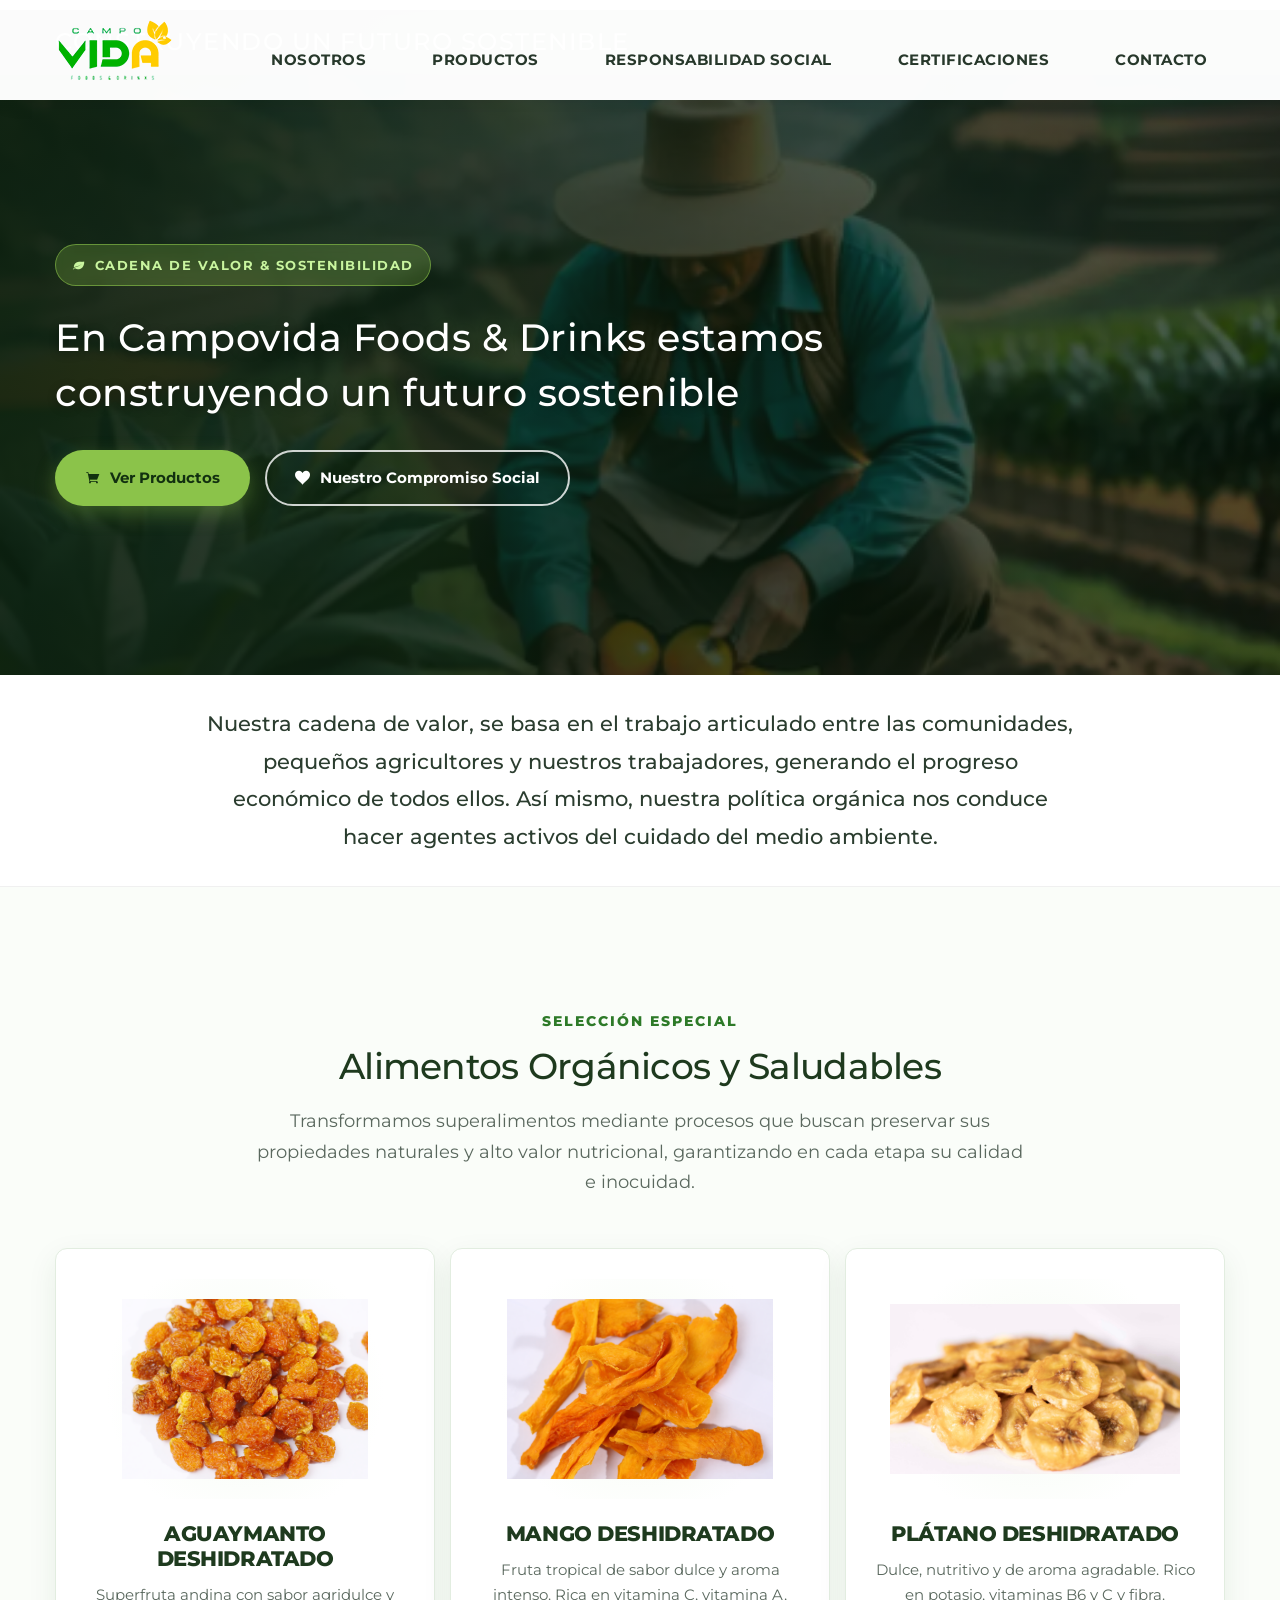
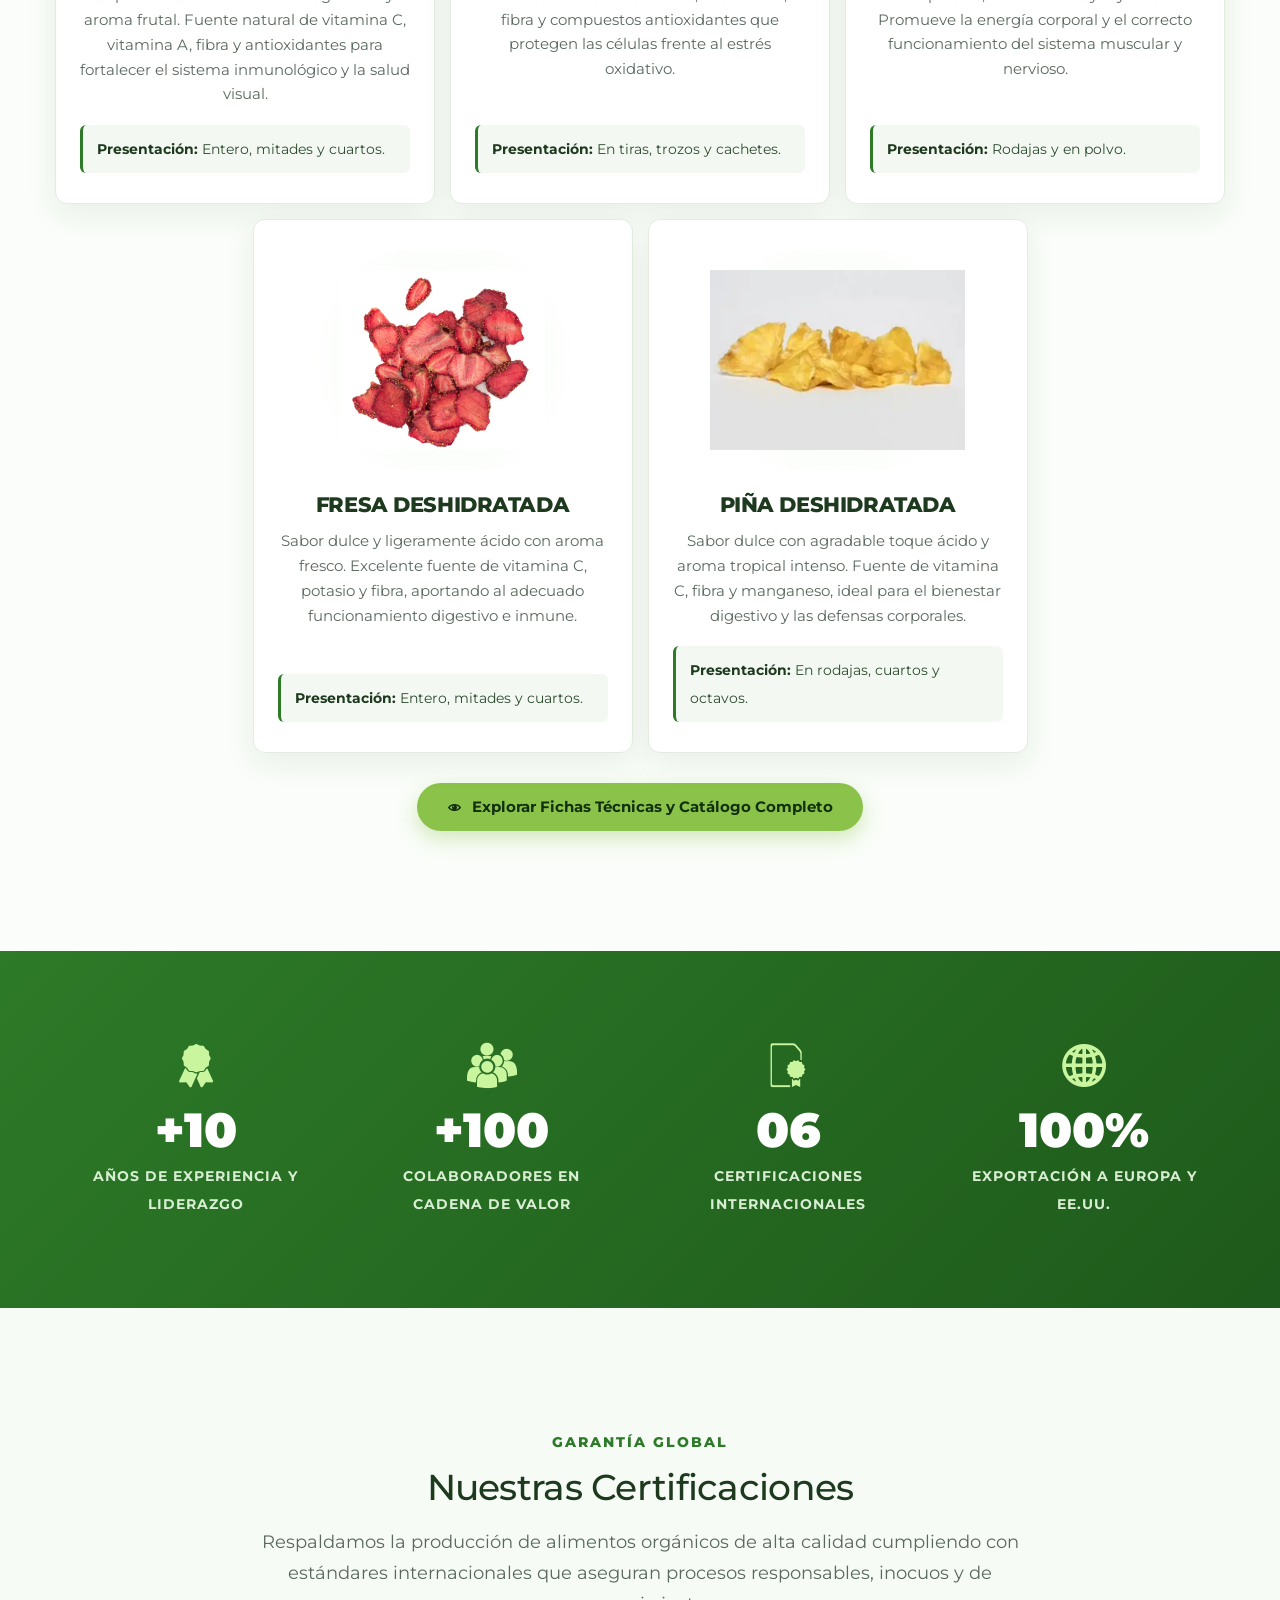
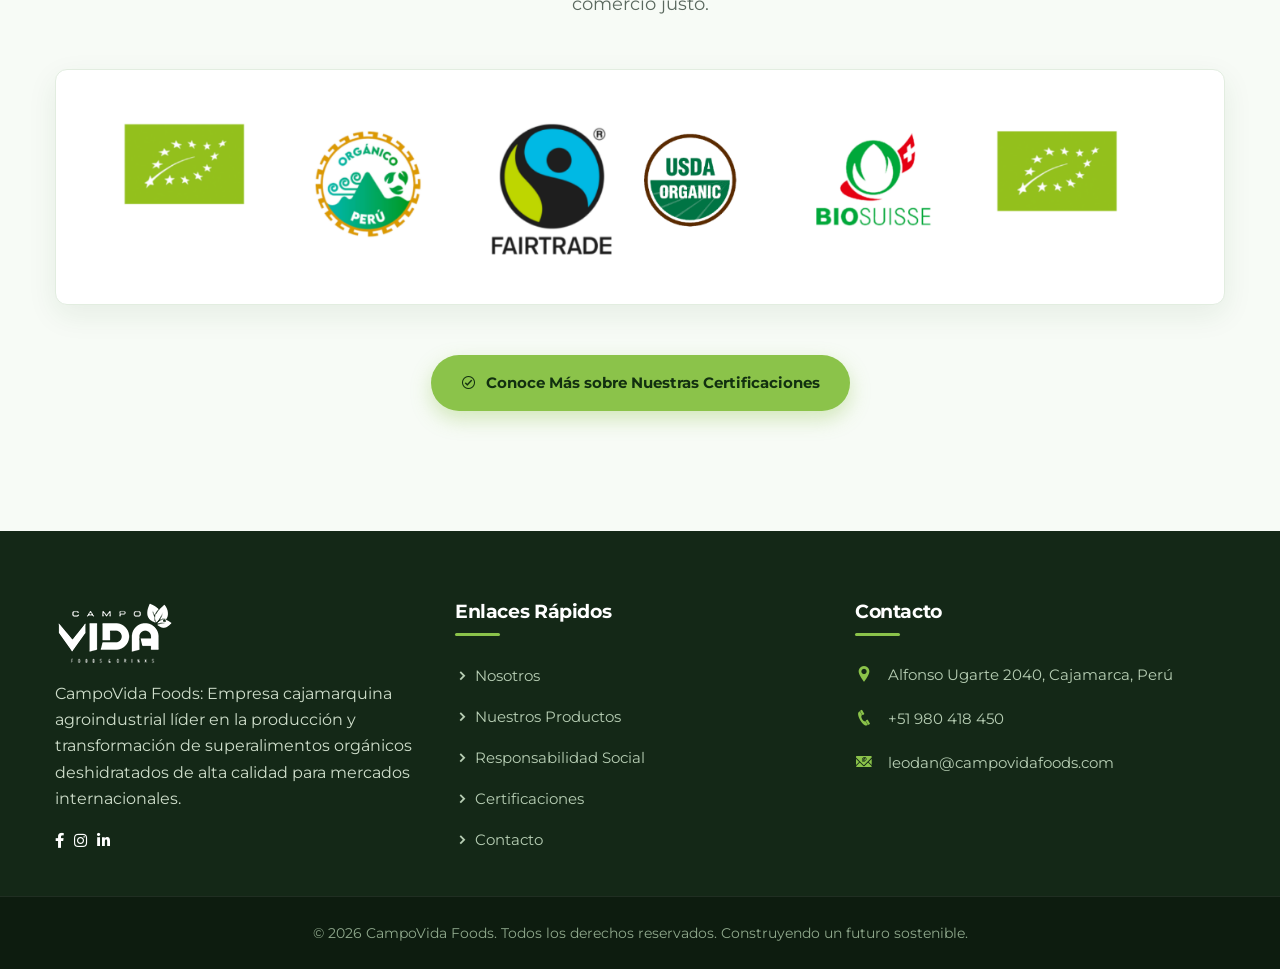
<file: index.html>
<!doctype html>
<html class="no-js" lang="es">

<head>
	<meta charset="utf-8">
	<meta http-equiv="x-ua-compatible" content="ie=edge">
	<title>CampoVida Foods - Alimentos Orgánicos y Saludables</title>
	<meta name="description" content="CampoVida Foods: líder cajamarquino en producción y transformación de superalimentos orgánicos deshidratados de alta calidad para el mundo.">
	<meta name="viewport" content="width=device-width, initial-scale=1, shrink-to-fit=no">
	<link rel="shortcut icon" type="image/x-icon" href="assets/img/logo/favicon.png">

	<!-- Stylesheets -->
	<link href="assets/css/bootstrap.min.css" rel="stylesheet" />
	<link href="assets/css/fontawesome.min.css" rel="stylesheet" />
	<link href="assets/css/magnific-popup.css" rel="stylesheet" />
	<link href="assets/css/owl.carousel.min.css" rel="stylesheet" />
	<link href="assets/css/owl.theme.default.min.css" rel="stylesheet" />
	<link href="assets/css/animate.css" rel="stylesheet" />
	<link href="assets/css/themify-icons.css" rel="stylesheet" />
	<link href="assets/css/icofont.min.css" rel="stylesheet" />
	<link href="assets/css/site-flaticon.css" rel="stylesheet" />
	<link href="assets/style.css" rel="stylesheet">
	<link href="assets/css/responsive.css" rel="stylesheet" />
	<link href="assets/css/custom-v2.css" rel="stylesheet" />
</head>

<body id="bdy">

	<!-- PreLoader -->
	<div class="se-pre-con"></div>

	<!-- Header Navigation -->
	<header class="header header-2 sticky-top">
		<div class="main-navigation">
			<nav id="navbar_top" class="navbar navbar-expand-lg py-2">
				<div class="container">
					<a class="navbar-brand" href="index.html">
						<img src="assets/img/logo/logo.png" class="logo-display" alt="CampoVida Foods">
					</a>
					<button class="navbar-toggler" type="button" data-bs-toggle="collapse" data-bs-target="#main_nav"
						aria-expanded="false" aria-label="Navegación">
						<span class="navbar-toggler-icon"><i class="ti-menu-alt"></i></span>
					</button>
					<div class="collapse navbar-collapse" id="main_nav">
						<ul class="navbar-nav ms-auto align-items-center">
							<li class="nav-item">
								<a class="nav-link" href="nosotros.html">NOSOTROS</a>
							</li>
							<li class="nav-item">
								<a class="nav-link" href="productos.html">PRODUCTOS</a>
							</li>
							<li class="nav-item">
								<a class="nav-link" href="responsabilidad-social.html">RESPONSABILIDAD SOCIAL</a>
							</li>
							<li class="nav-item">
								<a class="nav-link" href="certificaciones.html">CERTIFICACIONES</a>
							</li>
							<li class="nav-item">
								<a class="nav-link" href="contact.html">CONTACTO</a>
							</li>
						</ul>
					</div>
				</div>
			</nav>
		</div>
	</header>

	<!-- Main Content -->
	<main class="main">

		<!-- Top Headline Ribbon -->
		<div class="section-headline-bar">
			<div class="container">
				<h2>CONSTRUYENDO UN FUTURO SOSTENIBLE</h2>
			</div>
		</div>

		<!-- Hero Section -->
		<section class="hero-index-wrapper" style="background-image: url('assets/img/header/hero-index.png');">
			<div class="container">
				<div class="hero-index-content">
					<span class="hero-tag"><i class="icofont-leaf me-1"></i> Cadena de Valor & Sostenibilidad</span>
					<h1 class="hero-main-title" style="font-size: 3.8rem; font-weight: 500; letter-spacing: 0.5px;">
						En Campovida Foods & Drinks estamos construyendo un futuro sostenible
					</h1>
					<div class="hero-cta-group">
						<a href="productos.html" class="btn-cv-primary">
							<i class="icofont-shopping-cart"></i> Ver Productos
						</a>
						<a href="responsabilidad-social.html" class="btn-cv-outline">
							<i class="icofont-heart-alt"></i> Nuestro Compromiso Social
						</a>
					</div>
				</div>
			</div>
		</section>

		<!-- Sostenibilidad / Cadena de Valor Centrado -->
		<section class="py-5 bg-white text-center" style="padding: 60px 0; border-bottom: 1px solid rgba(0,0,0,0.06);">
			<div class="container">
				<div class="row justify-content-center">
					<div class="col-xl-9 col-lg-10">
						<p class="mb-0" style="font-size: 2.1rem; line-height: 1.8; color: #2b3d2f; font-weight: 500;">
							Nuestra cadena de valor, se basa en el trabajo articulado entre las comunidades, pequeños agricultores y nuestros trabajadores, generando el progreso económico de todos ellos. Así mismo, nuestra política orgánica nos conduce hacer agentes activos del cuidado del medio ambiente.
						</p>
					</div>
				</div>
			</div>
		</section>

		<!-- Superfoods / Superalimentos Section -->
		<section class="de-padding">
			<div class="container">
				<div class="site-title-v2 text-center">
					<span class="subtitle">Selección Especial</span>
					<h2 class="main-heading">Alimentos Orgánicos y Saludables</h2>
					<p class="lead-text">
						Transformamos superalimentos mediante procesos que buscan preservar sus propiedades naturales y alto valor nutricional, garantizando en cada etapa su calidad e inocuidad.
					</p>
				</div>

				<div class="row g-4 justify-content-center">
					<!-- Producto 1: Aguaymanto -->
					<div class="col-xl-4 col-md-6">
						<div class="product-card-v2">
							<div class="img-box">
								<img src="assets/img/product/aguaymanto-deshidratado.png" alt="Aguaymanto Deshidratado">
							</div>
							<h3 class="card-title">Aguaymanto Deshidratado</h3>
							<p class="card-desc">
								Superfruta andina con sabor agridulce y aroma frutal. Fuente natural de vitamina C, vitamina A, fibra y antioxidantes para fortalecer el sistema inmunológico y la salud visual.
							</p>
							<div class="presentation-box">
								<strong>Presentación:</strong> Entero, mitades y cuartos.
							</div>
						</div>
					</div>

					<!-- Producto 2: Mango -->
					<div class="col-xl-4 col-md-6">
						<div class="product-card-v2">
							<div class="img-box">
								<img src="assets/img/product/mango-deshidratado.png" alt="Mango Deshidratado">
							</div>
							<h3 class="card-title">Mango Deshidratado</h3>
							<p class="card-desc">
								Fruta tropical de sabor dulce y aroma intenso. Rica en vitamina C, vitamina A, fibra y compuestos antioxidantes que protegen las células frente al estrés oxidativo.
							</p>
							<div class="presentation-box">
								<strong>Presentación:</strong> En tiras, trozos y cachetes.
							</div>
						</div>
					</div>

					<!-- Producto 3: Plátano -->
					<div class="col-xl-4 col-md-6">
						<div class="product-card-v2">
							<div class="img-box">
								<img src="assets/img/product/platano-deshidratado.png" alt="Plátano Deshidratado">
							</div>
							<h3 class="card-title">Plátano Deshidratado</h3>
							<p class="card-desc">
								Dulce, nutritivo y de aroma agradable. Rico en potasio, vitaminas B6 y C y fibra. Promueve la energía corporal y el correcto funcionamiento del sistema muscular y nervioso.
							</p>
							<div class="presentation-box">
								<strong>Presentación:</strong> Rodajas y en polvo.
							</div>
						</div>
					</div>

					<!-- Producto 4: Fresa -->
					<div class="col-xl-4 col-md-6">
						<div class="product-card-v2">
							<div class="img-box">
								<img src="assets/img/product/fresa-deshidratada.png" alt="Fresa Deshidratada">
							</div>
							<h3 class="card-title">Fresa Deshidratada</h3>
							<p class="card-desc">
								Sabor dulce y ligeramente ácido con aroma fresco. Excelente fuente de vitamina C, potasio y fibra, aportando al adecuado funcionamiento digestivo e inmune.
							</p>
							<div class="presentation-box">
								<strong>Presentación:</strong> Entero, mitades y cuartos.
							</div>
						</div>
					</div>

					<!-- Producto 5: Piña -->
					<div class="col-xl-4 col-md-6">
						<div class="product-card-v2">
							<div class="img-box">
								<img src="assets/img/product/pina-deshidratada.png" alt="Piña Deshidratada">
							</div>
							<h3 class="card-title">Piña Deshidratada</h3>
							<p class="card-desc">
								Sabor dulce con agradable toque ácido y aroma tropical intenso. Fuente de vitamina C, fibra y manganeso, ideal para el bienestar digestivo y las defensas corporales.
							</p>
							<div class="presentation-box">
								<strong>Presentación:</strong> En rodajas, cuartos y octavos.
							</div>
						</div>
					</div>
				</div>

				<div class="text-center mt-5">
					<a href="productos.html" class="btn-cv-primary px-5 py-3">
						<i class="icofont-eye"></i> Explorar Fichas Técnicas y Catálogo Completo
					</a>
				</div>
			</div>
		</section>

		<!-- Statistics & Counter Section -->
		<section class="stats-section-v2">
			<div class="container">
				<div class="row g-4 justify-content-center">
					<div class="col-lg-3 col-sm-6">
						<div class="stat-item-v2">
							<div class="stat-icon"><i class="icofont-badge"></i></div>
							<div class="stat-number">+10</div>
							<div class="stat-label">Años de Experiencia y Liderazgo</div>
						</div>
					</div>
					<div class="col-lg-3 col-sm-6">
						<div class="stat-item-v2">
							<div class="stat-icon"><i class="icofont-users-social"></i></div>
							<div class="stat-number">+100</div>
							<div class="stat-label">Colaboradores en Cadena de Valor</div>
						</div>
					</div>
					<div class="col-lg-3 col-sm-6">
						<div class="stat-item-v2">
							<div class="stat-icon"><i class="icofont-certificate"></i></div>
							<div class="stat-number">06</div>
							<div class="stat-label">Certificaciones Internacionales</div>
						</div>
					</div>
					<div class="col-lg-3 col-sm-6">
						<div class="stat-item-v2">
							<div class="stat-icon"><i class="icofont-globe"></i></div>
							<div class="stat-number">100%</div>
							<div class="stat-label">Exportación a Europa y EE.UU.</div>
						</div>
					</div>
				</div>
			</div>
		</section>

		<!-- Certificaciones Preview -->
		<section class="de-padding" style="background-color: #f7fbf6;">
			<div class="container">
				<div class="site-title-v2 text-center">
					<span class="subtitle">Garantía Global</span>
					<h2 class="main-heading">Nuestras Certificaciones</h2>
					<p class="lead-text">
						Respaldamos la producción de alimentos orgánicos de alta calidad cumpliendo con estándares internacionales que aseguran procesos responsables, inocuos y de comercio justo.
					</p>
				</div>

				<div class="cert-composite-banner">
					<img src="assets/img/certificaciones/sellos-certificaciones.png" alt="Sellos Oficiales: UE Orgánico, Orgánico Perú, Fairtrade, USDA Organic, Bio Suisse" class="img-fluid">
				</div>

				<div class="text-center">
					<a href="certificaciones.html" class="btn-cv-primary">
						<i class="icofont-check-circled"></i> Conoce Más sobre Nuestras Certificaciones
					</a>
				</div>
			</div>
		</section>

	</main>

	<!-- Footer -->
	<footer class="footer-v2">
		<div class="container pb-5">
			<div class="row g-5">
				<div class="col-lg-4 col-md-6">
					<img src="assets/img/logo/logo.png" alt="CampoVida Foods" style="max-height: 75px; filter: brightness(0) invert(1);" class="mb-4">
					<p style="font-size: 1.55rem; line-height: 1.7;">
						CampoVida Foods: Empresa cajamarquina agroindustrial líder en la producción y transformación de superalimentos orgánicos deshidratados de alta calidad para mercados internacionales.
					</p>
					<div class="d-flex gap-3 mt-4">
						<a href="#" class="text-white fs-4"><i class="fab fa-facebook-f"></i></a>
						<a href="#" class="text-white fs-4"><i class="fab fa-instagram"></i></a>
						<a href="#" class="text-white fs-4"><i class="fab fa-linkedin-in"></i></a>
					</div>
				</div>

				<div class="col-lg-4 col-md-6">
					<h4 class="footer-title">Enlaces Rápidos</h4>
					<ul class="footer-nav">
						<li><a href="nosotros.html"><i class="icofont-simple-right me-2"></i>Nosotros</a></li>
						<li><a href="productos.html"><i class="icofont-simple-right me-2"></i>Nuestros Productos</a></li>
						<li><a href="responsabilidad-social.html"><i class="icofont-simple-right me-2"></i>Responsabilidad Social</a></li>
						<li><a href="certificaciones.html"><i class="icofont-simple-right me-2"></i>Certificaciones</a></li>
						<li><a href="contact.html"><i class="icofont-simple-right me-2"></i>Contacto</a></li>
					</ul>
				</div>

				<div class="col-lg-4 col-md-12">
					<h4 class="footer-title">Contacto</h4>
					<ul class="contact-info-list">
						<li>
							<i class="icofont-location-pin"></i>
							<span>Alfonso Ugarte 2040, Cajamarca, Perú</span>
						</li>
						<li>
							<i class="icofont-phone"></i>
							<span>+51 980 418 450</span>
						</li>
						<li>
							<i class="icofont-email"></i>
							<span>leodan@campovidafoods.com</span>
						</li>
					</ul>
				</div>
			</div>
		</div>

		<div class="footer-bottom-bar text-center">
			<div class="container">
				<p class="mb-0">© 2026 CampoVida Foods. Todos los derechos reservados. Construyendo un futuro sostenible.</p>
			</div>
		</div>
	</footer>

	<!-- Scroll Top -->
	<a href="#bdy" id="scrtop" class="smooth-menu"><i class="ti-arrow-up"></i></a>

	<!-- Scripts -->
	<script src="assets/js/jquery-3.6.0.min.js"></script>
	<script src="assets/js/popper.min.js"></script>
	<script src="assets/js/bootstrap.min.js"></script>
	<script src="assets/js/jquery.appear.js"></script>
	<script src="assets/js/count-to.js"></script>
	<script src="assets/js/jquery.magnific-popup.min.js"></script>
	<script src="assets/js/owl.carousel.min.js"></script>
	<script src="assets/js/wow.min.js"></script>
	<script src="assets/js/main.js"></script>

</body>
</html>
</file>
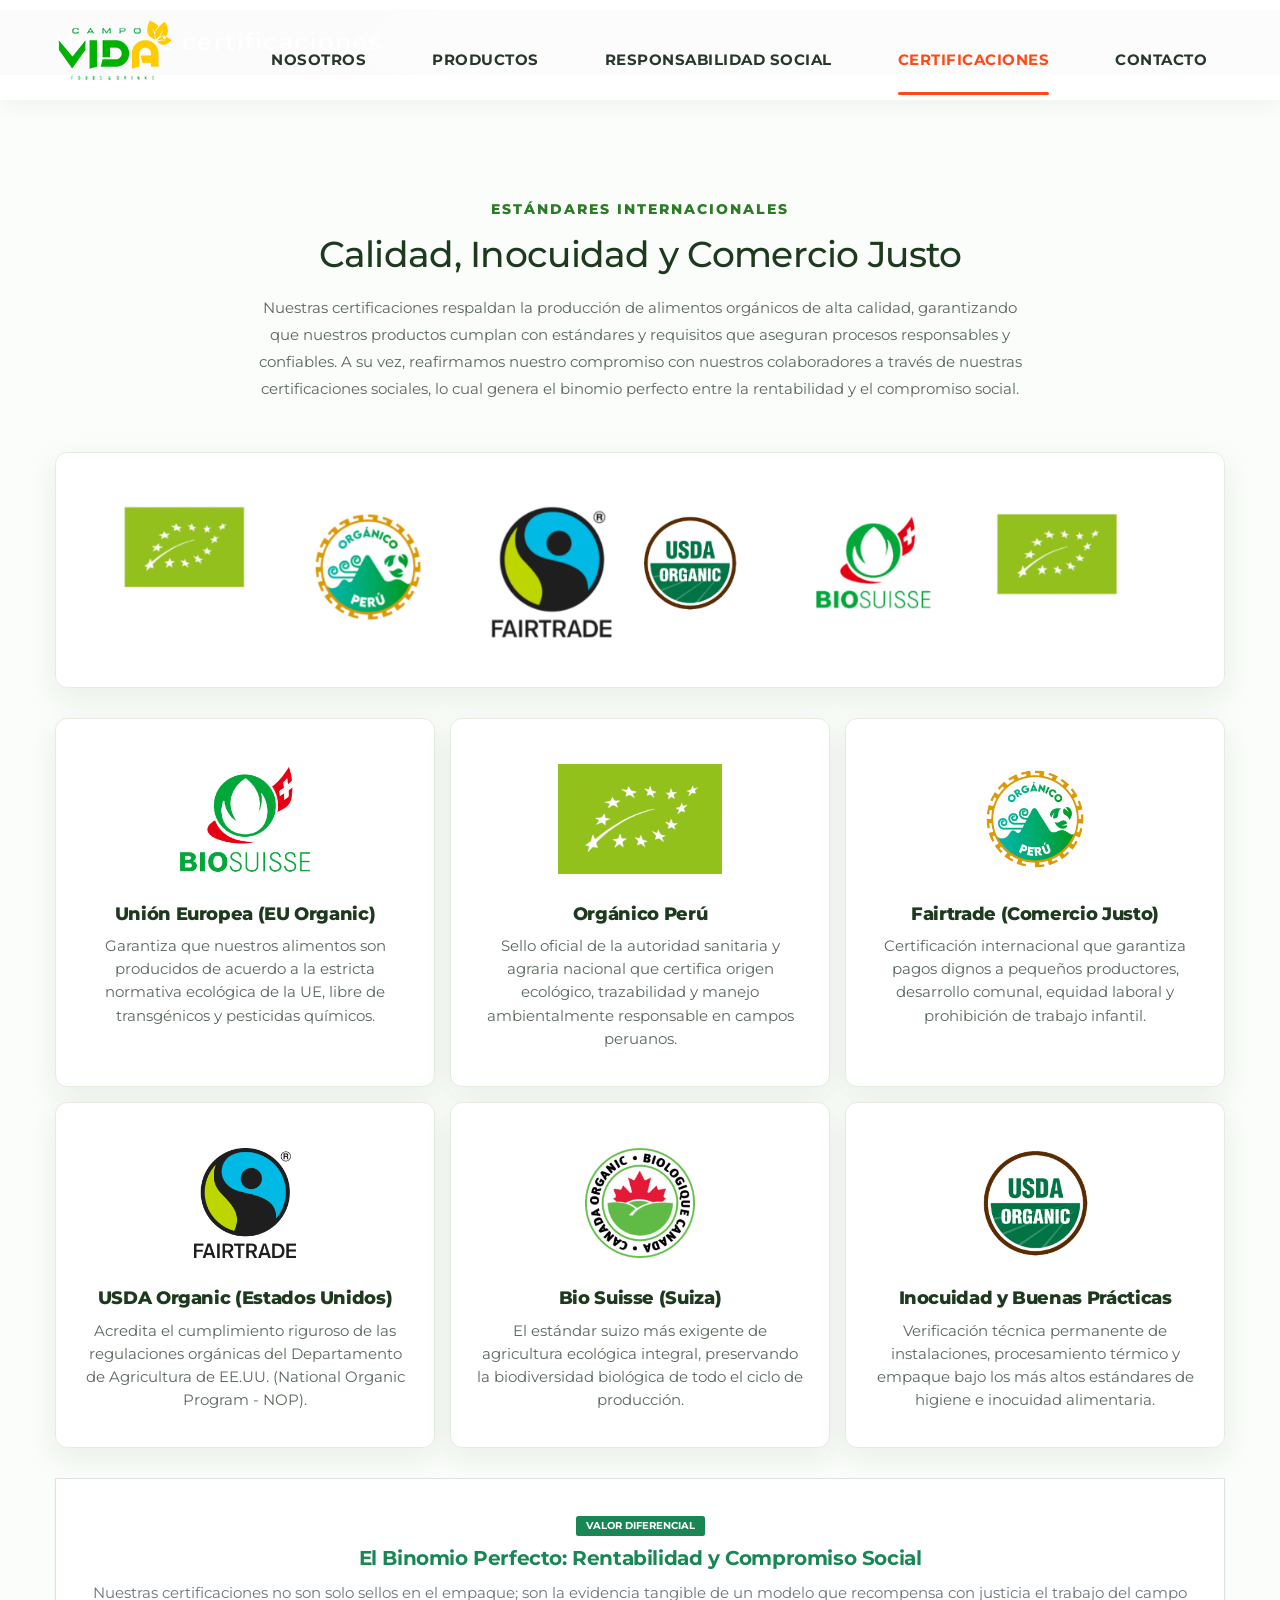
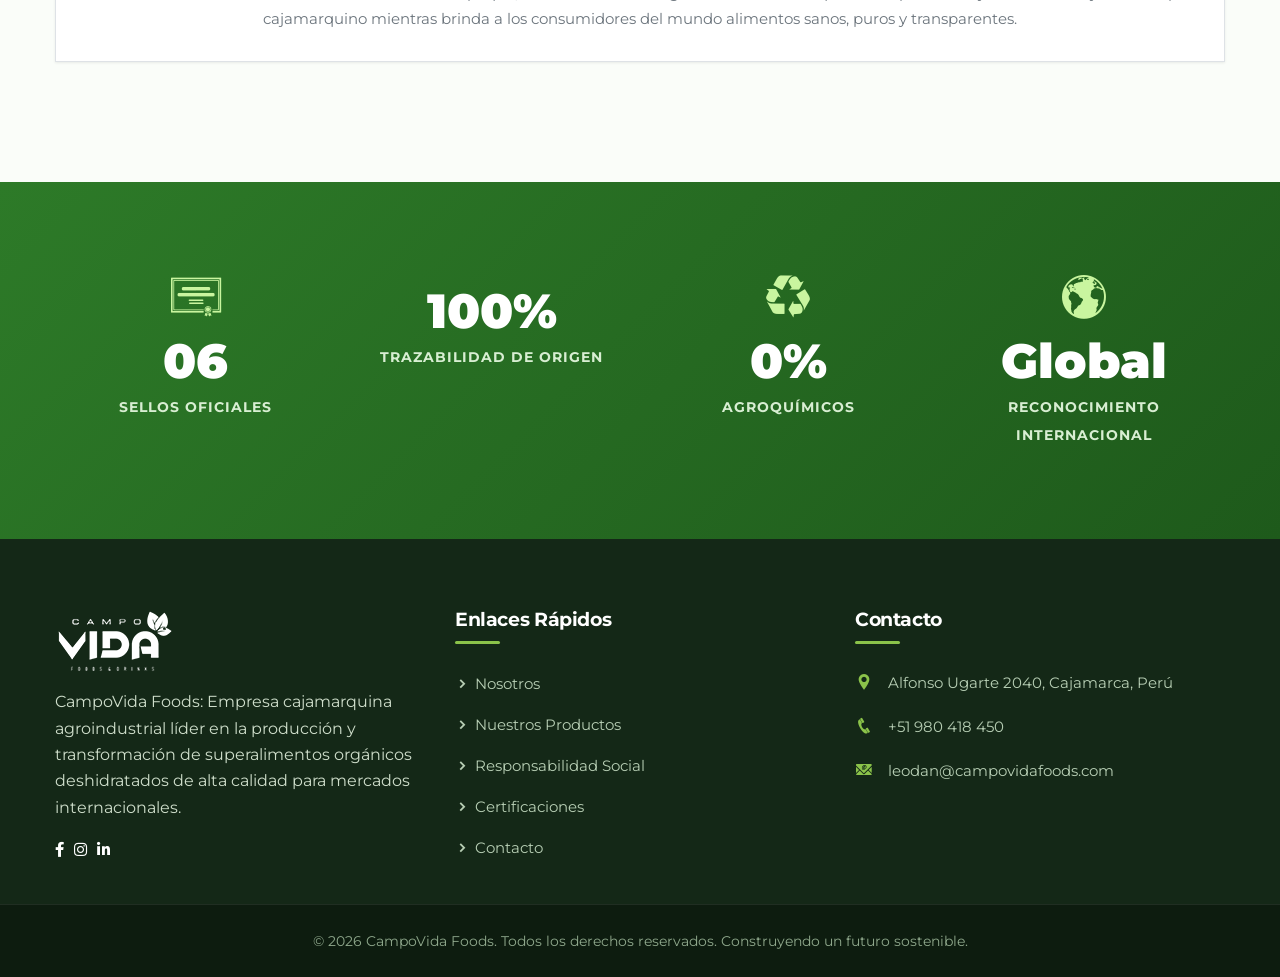
<file: certificaciones.html>
<!doctype html>
<html class="no-js" lang="es">

<head>
	<meta charset="utf-8">
	<meta http-equiv="x-ua-compatible" content="ie=edge">
	<title>Nuestras Certificaciones - CampoVida Foods</title>
	<meta name="description" content="Certificaciones internacionales de CampoVida Foods: Unión Europea, Orgánico Perú, Fairtrade, USDA Organic y Bio Suisse garantizan máxima calidad y compromiso social.">
	<meta name="viewport" content="width=device-width, initial-scale=1, shrink-to-fit=no">
	<link rel="shortcut icon" type="image/x-icon" href="assets/img/logo/favicon.png">

	<!-- Stylesheets -->
	<link href="assets/css/bootstrap.min.css" rel="stylesheet" />
	<link href="assets/css/fontawesome.min.css" rel="stylesheet" />
	<link href="assets/css/magnific-popup.css" rel="stylesheet" />
	<link href="assets/css/owl.carousel.min.css" rel="stylesheet" />
	<link href="assets/css/owl.theme.default.min.css" rel="stylesheet" />
	<link href="assets/css/animate.css" rel="stylesheet" />
	<link href="assets/css/themify-icons.css" rel="stylesheet" />
	<link href="assets/css/icofont.min.css" rel="stylesheet" />
	<link href="assets/css/site-flaticon.css" rel="stylesheet" />
	<link href="assets/style.css" rel="stylesheet">
	<link href="assets/css/responsive.css" rel="stylesheet" />
	<link href="assets/css/custom-v2.css" rel="stylesheet" />
</head>

<body id="bdy">

	<!-- PreLoader -->
	<div class="se-pre-con"></div>

	<!-- Header Navigation -->
	<header class="header header-2 sticky-top">
		<div class="main-navigation">
			<nav id="navbar_top" class="navbar navbar-expand-lg py-2">
				<div class="container">
					<a class="navbar-brand" href="index.html">
						<img src="assets/img/logo/logo.png" class="logo-display" alt="CampoVida Foods">
					</a>
					<button class="navbar-toggler" type="button" data-bs-toggle="collapse" data-bs-target="#main_nav"
						aria-expanded="false" aria-label="Navegación">
						<span class="navbar-toggler-icon"><i class="ti-menu-alt"></i></span>
					</button>
					<div class="collapse navbar-collapse" id="main_nav">
						<ul class="navbar-nav ms-auto align-items-center">
							<li class="nav-item">
								<a class="nav-link" href="nosotros.html">NOSOTROS</a>
							</li>
							<li class="nav-item">
								<a class="nav-link" href="productos.html">PRODUCTOS</a>
							</li>
							<li class="nav-item">
								<a class="nav-link" href="responsabilidad-social.html">RESPONSABILIDAD SOCIAL</a>
							</li>
							<li class="nav-item">
								<a class="nav-link active" href="certificaciones.html">CERTIFICACIONES</a>
							</li>
							<li class="nav-item">
								<a class="nav-link" href="contact.html">CONTACTO</a>
							</li>
						</ul>
					</div>
				</div>
			</nav>
		</div>
	</header>

	<main class="main">

		<!-- Top Headline Ribbon -->
		<div class="section-headline-bar">
			<div class="container">
				<h2>Nuestras certificaciones</h2>
			</div>
		</div>

		<!-- Main Statement & Logos Section -->
		<section class="de-padding">
			<div class="container">

				<div class="site-title-v2 text-center">
					<span class="subtitle">Estándares Internacionales</span>
					<h1 class="main-heading">Calidad, Inocuidad y Comercio Justo</h1>
					<p class="lead-text fs-4" style="line-height: 1.8;">
						Nuestras certificaciones respaldan la producción de alimentos orgánicos de alta calidad, garantizando que nuestros productos cumplan con estándares y requisitos que aseguran procesos responsables y confiables. A su vez, reafirmamos nuestro compromiso con nuestros colaboradores a través de nuestras certificaciones sociales, lo cual genera el binomio perfecto entre la rentabilidad y el compromiso social.
					</p>
				</div>

				<!-- Composite Banner with All 6 Certifications -->
				<div class="cert-composite-banner mb-5">
					<img src="assets/img/certificaciones/sellos-certificaciones.png" alt="Sellos Oficiales: Unión Europea, Orgánico Perú, Fairtrade, USDA Organic, Bio Suisse" class="img-fluid">
				</div>

				<!-- Individual Certification Detail Cards -->
				<div class="row g-4 justify-content-center">

					<!-- 1. Unión Europea -->
					<div class="col-lg-4 col-md-6">
						<div class="cert-card-v2">
							<div class="cert-logo-wrap">
								<img src="assets/img/certificaciones/cert1.png" alt="Unión Europea Orgánico">
							</div>
							<h4>Unión Europea (EU Organic)</h4>
							<p>Garantiza que nuestros alimentos son producidos de acuerdo a la estricta normativa ecológica de la UE, libre de transgénicos y pesticidas químicos.</p>
						</div>
					</div>

					<!-- 2. Orgánico Perú -->
					<div class="col-lg-4 col-md-6">
						<div class="cert-card-v2">
							<div class="cert-logo-wrap">
								<img src="assets/img/certificaciones/cert2.png" alt="Orgánico Perú">
							</div>
							<h4>Orgánico Perú</h4>
							<p>Sello oficial de la autoridad sanitaria y agraria nacional que certifica origen ecológico, trazabilidad y manejo ambientalmente responsable en campos peruanos.</p>
						</div>
					</div>

					<!-- 3. Fairtrade -->
					<div class="col-lg-4 col-md-6">
						<div class="cert-card-v2">
							<div class="cert-logo-wrap">
								<img src="assets/img/certificaciones/cert3.png" alt="Fairtrade Comercio Justo">
							</div>
							<h4>Fairtrade (Comercio Justo)</h4>
							<p>Certificación internacional que garantiza pagos dignos a pequeños productores, desarrollo comunal, equidad laboral y prohibición de trabajo infantil.</p>
						</div>
					</div>

					<!-- 4. USDA Organic -->
					<div class="col-lg-4 col-md-6">
						<div class="cert-card-v2">
							<div class="cert-logo-wrap">
								<img src="assets/img/certificaciones/cert4.png" alt="USDA Organic">
							</div>
							<h4>USDA Organic (Estados Unidos)</h4>
							<p>Acredita el cumplimiento riguroso de las regulaciones orgánicas del Departamento de Agricultura de EE.UU. (National Organic Program - NOP).</p>
						</div>
					</div>

					<!-- 5. Bio Suisse -->
					<div class="col-lg-4 col-md-6">
						<div class="cert-card-v2">
							<div class="cert-logo-wrap">
								<img src="assets/img/certificaciones/cert5.png" alt="Bio Suisse">
							</div>
							<h4>Bio Suisse (Suiza)</h4>
							<p>El estándar suizo más exigente de agricultura ecológica integral, preservando la biodiversidad biológica de todo el ciclo de producción.</p>
						</div>
					</div>

					<!-- 6. Hoja Orgánica Europea Complementaria -->
					<div class="col-lg-4 col-md-6">
						<div class="cert-card-v2">
							<div class="cert-logo-wrap">
								<img src="assets/img/certificaciones/cert6.png" alt="Estándar Internacional">
							</div>
							<h4>Inocuidad y Buenas Prácticas</h4>
							<p>Verificación técnica permanente de instalaciones, procesamiento térmico y empaque bajo los más altos estándares de higiene e inocuidad alimentaria.</p>
						</div>
					</div>

				</div>

				<!-- Binomio Card -->
				<div class="mt-5 p-5 bg-white rounded-4 border shadow-sm text-center">
					<span class="badge bg-success fs-6 px-3 py-2 text-uppercase mb-3">Valor Diferencial</span>
					<h3 class="fs-2 fw-bold text-success mb-3">El Binomio Perfecto: Rentabilidad y Compromiso Social</h3>
					<p class="fs-4 text-muted max-w-700 mx-auto mb-0" style="line-height: 1.7;">
						Nuestras certificaciones no son solo sellos en el empaque; son la evidencia tangible de un modelo que recompensa con justicia el trabajo del campo cajamarquino mientras brinda a los consumidores del mundo alimentos sanos, puros y transparentes.
					</p>
				</div>

			</div>
		</section>

		<!-- Statistics Section -->
		<section class="stats-section-v2">
			<div class="container">
				<div class="row g-4 justify-content-center">
					<div class="col-lg-3 col-sm-6">
						<div class="stat-item-v2">
							<div class="stat-icon"><i class="icofont-certificate-alt-1"></i></div>
							<div class="stat-number">06</div>
							<div class="stat-label">Sellos Oficiales</div>
						</div>
					</div>
					<div class="col-lg-3 col-sm-6">
						<div class="stat-item-v2">
							<div class="stat-icon"><i class="icofont-shield-check"></i></div>
							<div class="stat-number">100%</div>
							<div class="stat-label">Trazabilidad de Origen</div>
						</div>
					</div>
					<div class="col-lg-3 col-sm-6">
						<div class="stat-item-v2">
							<div class="stat-icon"><i class="icofont-recycle"></i></div>
							<div class="stat-number">0%</div>
							<div class="stat-label">Agroquímicos</div>
						</div>
					</div>
					<div class="col-lg-3 col-sm-6">
						<div class="stat-item-v2">
							<div class="stat-icon"><i class="icofont-world"></i></div>
							<div class="stat-number">Global</div>
							<div class="stat-label">Reconocimiento Internacional</div>
						</div>
					</div>
				</div>
			</div>
		</section>

	</main>

	<!-- Footer -->
	<footer class="footer-v2">
		<div class="container pb-5">
			<div class="row g-5">
				<div class="col-lg-4 col-md-6">
					<img src="assets/img/logo/logo.png" alt="CampoVida Foods" style="max-height: 75px; filter: brightness(0) invert(1);" class="mb-4">
					<p style="font-size: 1.55rem; line-height: 1.7;">
						CampoVida Foods: Empresa cajamarquina agroindustrial líder en la producción y transformación de superalimentos orgánicos deshidratados de alta calidad para mercados internacionales.
					</p>
					<div class="d-flex gap-3 mt-4">
						<a href="#" class="text-white fs-4"><i class="fab fa-facebook-f"></i></a>
						<a href="#" class="text-white fs-4"><i class="fab fa-instagram"></i></a>
						<a href="#" class="text-white fs-4"><i class="fab fa-linkedin-in"></i></a>
					</div>
				</div>

				<div class="col-lg-4 col-md-6">
					<h4 class="footer-title">Enlaces Rápidos</h4>
					<ul class="footer-nav">
						<li><a href="nosotros.html"><i class="icofont-simple-right me-2"></i>Nosotros</a></li>
						<li><a href="productos.html"><i class="icofont-simple-right me-2"></i>Nuestros Productos</a></li>
						<li><a href="responsabilidad-social.html"><i class="icofont-simple-right me-2"></i>Responsabilidad Social</a></li>
						<li><a href="certificaciones.html"><i class="icofont-simple-right me-2"></i>Certificaciones</a></li>
						<li><a href="contact.html"><i class="icofont-simple-right me-2"></i>Contacto</a></li>
					</ul>
				</div>

				<div class="col-lg-4 col-md-12">
					<h4 class="footer-title">Contacto</h4>
					<ul class="contact-info-list">
						<li>
							<i class="icofont-location-pin"></i>
							<span>Alfonso Ugarte 2040, Cajamarca, Perú</span>
						</li>
						<li>
							<i class="icofont-phone"></i>
							<span>+51 980 418 450</span>
						</li>
						<li>
							<i class="icofont-email"></i>
							<span>leodan@campovidafoods.com</span>
						</li>
					</ul>
				</div>
			</div>
		</div>

		<div class="footer-bottom-bar text-center">
			<div class="container">
				<p class="mb-0">© 2026 CampoVida Foods. Todos los derechos reservados. Construyendo un futuro sostenible.</p>
			</div>
		</div>
	</footer>

	<!-- Scroll Top -->
	<a href="#bdy" id="scrtop" class="smooth-menu"><i class="ti-arrow-up"></i></a>

	<!-- Scripts -->
	<script src="assets/js/jquery-3.6.0.min.js"></script>
	<script src="assets/js/popper.min.js"></script>
	<script src="assets/js/bootstrap.min.js"></script>
	<script src="assets/js/jquery.appear.js"></script>
	<script src="assets/js/count-to.js"></script>
	<script src="assets/js/jquery.magnific-popup.min.js"></script>
	<script src="assets/js/owl.carousel.min.js"></script>
	<script src="assets/js/wow.min.js"></script>
	<script src="assets/js/main.js"></script>

</body>
</html>
</file>
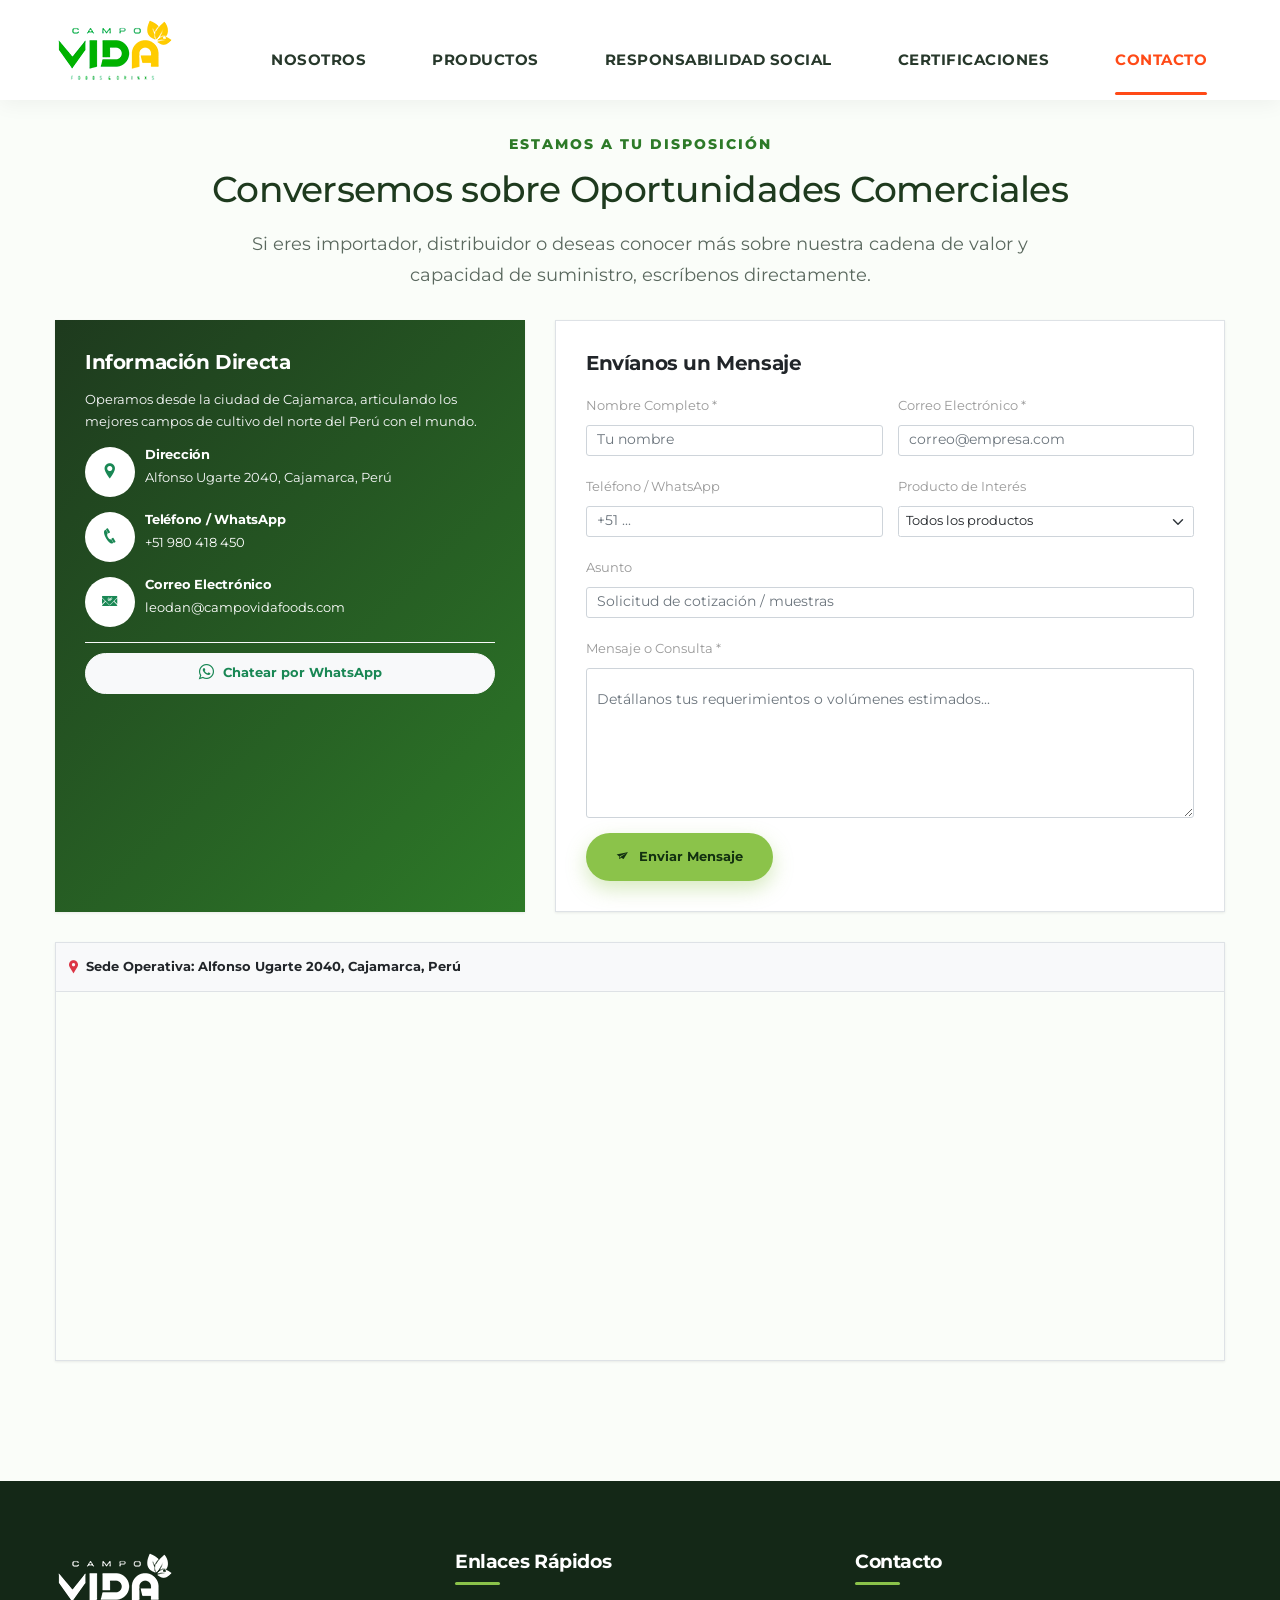
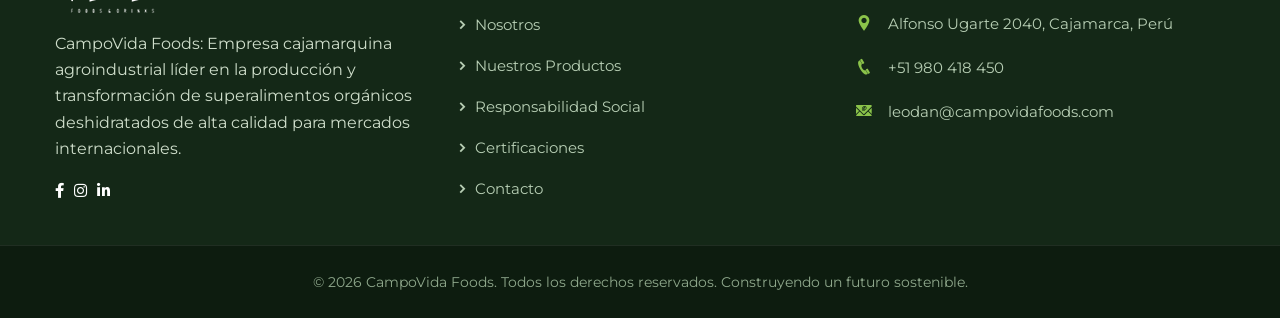
<file: contact.html>
<!doctype html>
<html class="no-js" lang="es">

<head>
	<meta charset="utf-8">
	<meta http-equiv="x-ua-compatible" content="ie=edge">
	<title>Contacto - CampoVida Foods</title>
	<meta name="description" content="Contáctate con CampoVida Foods en Cajamarca, Perú. Proveemos superalimentos orgánicos deshidratados a mercados nacionales e internacionales.">
	<meta name="viewport" content="width=device-width, initial-scale=1, shrink-to-fit=no">
	<link rel="shortcut icon" type="image/x-icon" href="assets/img/logo/favicon.png">

	<!-- Stylesheets -->
	<link href="assets/css/bootstrap.min.css" rel="stylesheet" />
	<link href="assets/css/fontawesome.min.css" rel="stylesheet" />
	<link href="assets/css/magnific-popup.css" rel="stylesheet" />
	<link href="assets/css/owl.carousel.min.css" rel="stylesheet" />
	<link href="assets/css/owl.theme.default.min.css" rel="stylesheet" />
	<link href="assets/css/animate.css" rel="stylesheet" />
	<link href="assets/css/themify-icons.css" rel="stylesheet" />
	<link href="assets/css/icofont.min.css" rel="stylesheet" />
	<link href="assets/css/site-flaticon.css" rel="stylesheet" />
	<link href="assets/style.css" rel="stylesheet">
	<link href="assets/css/responsive.css" rel="stylesheet" />
	<link href="assets/css/custom-v2.css" rel="stylesheet" />
</head>

<body id="bdy">

	<!-- PreLoader -->
	<div class="se-pre-con"></div>

	<!-- Header Navigation -->
	<header class="header header-2 sticky-top">
		<div class="main-navigation">
			<nav id="navbar_top" class="navbar navbar-expand-lg py-2">
				<div class="container">
					<a class="navbar-brand" href="index.html">
						<img src="assets/img/logo/logo.png" class="logo-display" alt="CampoVida Foods">
					</a>
					<button class="navbar-toggler" type="button" data-bs-toggle="collapse" data-bs-target="#main_nav"
						aria-expanded="false" aria-label="Navegación">
						<span class="navbar-toggler-icon"><i class="ti-menu-alt"></i></span>
					</button>
					<div class="collapse navbar-collapse" id="main_nav">
						<ul class="navbar-nav ms-auto align-items-center">
							<li class="nav-item">
								<a class="nav-link" href="nosotros.html">NOSOTROS</a>
							</li>
							<li class="nav-item">
								<a class="nav-link" href="productos.html">PRODUCTOS</a>
							</li>
							<li class="nav-item">
								<a class="nav-link" href="responsabilidad-social.html">RESPONSABILIDAD SOCIAL</a>
							</li>
							<li class="nav-item">
								<a class="nav-link" href="certificaciones.html">CERTIFICACIONES</a>
							</li>
							<li class="nav-item">
								<a class="nav-link active" href="contact.html">CONTACTO</a>
							</li>
						</ul>
					</div>
				</div>
			</nav>
		</div>
	</header>

	<main class="main">


		<!-- Contact Information Section -->
		<section class="de-padding">
			<div class="container">

				<div class="site-title-v2 text-center mb-5">
					<span class="subtitle">Estamos a tu Disposición</span>
					<h1 class="main-heading">Conversemos sobre Oportunidades Comerciales</h1>
					<p class="lead-text">
						Si eres importador, distribuidor o deseas conocer más sobre nuestra cadena de valor y capacidad de suministro, escríbenos directamente.
					</p>
				</div>

				<div class="row g-5">
					<!-- Contact Details Column -->
					<div class="col-lg-5">
						<div class="p-4 p-md-5 rounded-4 h-100 shadow-sm" style="background: linear-gradient(135deg, #1e3a1e 0%, #2d7a28 100%); color: white;">
							<h3 class="text-white fw-bold mb-4 fs-2">Información Directa</h3>
							<p class="text-light mb-4 fs-5" style="line-height: 1.7;">
								Operamos desde la ciudad de Cajamarca, articulando los mejores campos de cultivo del norte del Perú con el mundo.
							</p>

							<div class="d-flex align-items-start gap-3 mb-4">
								<div class="bg-white text-success rounded-circle p-3 d-flex align-items-center justify-content-center" style="width: 50px; height: 50px; min-width: 50px;">
									<i class="icofont-location-pin fs-3"></i>
								</div>
								<div>
									<h5 class="text-white fw-bold mb-1 fs-5">Dirección</h5>
									<p class="mb-0 text-light fs-5">Alfonso Ugarte 2040, Cajamarca, Perú</p>
								</div>
							</div>

							<div class="d-flex align-items-start gap-3 mb-4">
								<div class="bg-white text-success rounded-circle p-3 d-flex align-items-center justify-content-center" style="width: 50px; height: 50px; min-width: 50px;">
									<i class="icofont-phone fs-3"></i>
								</div>
								<div>
									<h5 class="text-white fw-bold mb-1 fs-5">Teléfono / WhatsApp</h5>
									<p class="mb-0 text-light fs-5"><a href="tel:+51980418450" class="text-white text-decoration-none">+51 980 418 450</a></p>
								</div>
							</div>

							<div class="d-flex align-items-start gap-3 mb-4">
								<div class="bg-white text-success rounded-circle p-3 d-flex align-items-center justify-content-center" style="width: 50px; height: 50px; min-width: 50px;">
									<i class="icofont-email fs-3"></i>
								</div>
								<div>
									<h5 class="text-white fw-bold mb-1 fs-5">Correo Electrónico</h5>
									<p class="mb-0 text-light fs-5"><a href="mailto:leodan@campovidafoods.com" class="text-white text-decoration-none">leodan@campovidafoods.com</a></p>
								</div>
							</div>

							<div class="pt-3 mt-4 border-top border-light border-opacity-25">
								<a href="https://wa.me/51980418450?text=Hola%2C%20quisiera%20solicitar%20informaci%C3%B3n%20sobre%20los%20productos%20de%20CampoVida%20Foods" target="_blank" class="btn btn-light text-success fw-bold w-100 py-3 rounded-pill fs-5">
									<i class="icofont-brand-whatsapp fs-4 me-2"></i> Chatear por WhatsApp
								</a>
							</div>
						</div>
					</div>

					<!-- Contact Form Column -->
					<div class="col-lg-7">
						<div class="p-4 p-md-5 rounded-4 bg-white border shadow-sm">
							<h3 class="fw-bold mb-4 fs-2 text-dark">Envíanos un Mensaje</h3>
							<form action="#" method="POST" id="contactForm">
								<div class="row g-4">
									<div class="col-md-6">
										<label class="form-label fw-semibold fs-5">Nombre Completo *</label>
										<input type="text" class="form-control form-control-lg fs-5" placeholder="Tu nombre" required>
									</div>
									<div class="col-md-6">
										<label class="form-label fw-semibold fs-5">Correo Electrónico *</label>
										<input type="email" class="form-control form-control-lg fs-5" placeholder="correo@empresa.com" required>
									</div>
									<div class="col-md-6">
										<label class="form-label fw-semibold fs-5">Teléfono / WhatsApp</label>
										<input type="tel" class="form-control form-control-lg fs-5" placeholder="+51 ...">
									</div>
									<div class="col-md-6">
										<label class="form-label fw-semibold fs-5">Producto de Interés</label>
										<select class="form-select form-control-lg fs-5">
											<option value="todos">Todos los productos</option>
											<option value="aguaymanto">Aguaymanto deshidratado</option>
											<option value="mango">Mango deshidratado</option>
											<option value="platano">Plátano deshidratado</option>
											<option value="fresa">Fresa deshidratada</option>
											<option value="pina">Piña deshidratada</option>
											<option value="otro">Exportación / Distribución mayorista</option>
										</select>
									</div>
									<div class="col-12">
										<label class="form-label fw-semibold fs-5">Asunto</label>
										<input type="text" class="form-control form-control-lg fs-5" placeholder="Solicitud de cotización / muestras">
									</div>
									<div class="col-12">
										<label class="form-label fw-semibold fs-5">Mensaje o Consulta *</label>
										<textarea class="form-control form-control-lg fs-5" rows="4" placeholder="Detállanos tus requerimientos o volúmenes estimados..." required></textarea>
									</div>
									<div class="col-12">
										<button type="submit" class="btn-cv-primary py-3 px-5 fs-5">
											<i class="icofont-paper-plane"></i> Enviar Mensaje
										</button>
									</div>
								</div>
							</form>
						</div>
					</div>
				</div>

				<!-- Ubicación / Mapa Informativo -->
				<div class="mt-5 rounded-4 overflow-hidden shadow-sm border">
					<div class="p-3 bg-light border-bottom d-flex align-items-center gap-2">
						<i class="icofont-google-map text-danger fs-4"></i>
						<span class="fw-bold fs-5 text-dark">Sede Operativa: Alfonso Ugarte 2040, Cajamarca, Perú</span>
					</div>
					<iframe src="https://www.google.com/maps/embed?pb=!1m18!1m12!1m3!1d3958.077227096695!2d-78.51478142416301!3d-7.158498969963867!2m3!1f0!2f0!3f0!3m2!1i1024!2i768!4f13.1!3m3!1m2!1s0x91b25afb1308362b%3A0x6d97e8cb9b6cb598!2sAlfonso%20Ugarte%202040%2C%20Cajamarca!5e0!3m2!1ses!2spe!4v1700000000000!5m2!1ses!2spe" 
						width="100%" height="360" style="border:0;" allowfullscreen="" loading="lazy" referrerpolicy="no-referrer-when-downgrade">
					</iframe>
				</div>

			</div>
		</section>

	</main>

	<!-- Footer -->
	<footer class="footer-v2">
		<div class="container pb-5">
			<div class="row g-5">
				<div class="col-lg-4 col-md-6">
					<img src="assets/img/logo/logo.png" alt="CampoVida Foods" style="max-height: 75px; filter: brightness(0) invert(1);" class="mb-4">
					<p style="font-size: 1.55rem; line-height: 1.7;">
						CampoVida Foods: Empresa cajamarquina agroindustrial líder en la producción y transformación de superalimentos orgánicos deshidratados de alta calidad para mercados internacionales.
					</p>
					<div class="d-flex gap-3 mt-4">
						<a href="#" class="text-white fs-4"><i class="fab fa-facebook-f"></i></a>
						<a href="#" class="text-white fs-4"><i class="fab fa-instagram"></i></a>
						<a href="#" class="text-white fs-4"><i class="fab fa-linkedin-in"></i></a>
					</div>
				</div>

				<div class="col-lg-4 col-md-6">
					<h4 class="footer-title">Enlaces Rápidos</h4>
					<ul class="footer-nav">
						<li><a href="nosotros.html"><i class="icofont-simple-right me-2"></i>Nosotros</a></li>
						<li><a href="productos.html"><i class="icofont-simple-right me-2"></i>Nuestros Productos</a></li>
						<li><a href="responsabilidad-social.html"><i class="icofont-simple-right me-2"></i>Responsabilidad Social</a></li>
						<li><a href="certificaciones.html"><i class="icofont-simple-right me-2"></i>Certificaciones</a></li>
						<li><a href="contact.html"><i class="icofont-simple-right me-2"></i>Contacto</a></li>
					</ul>
				</div>

				<div class="col-lg-4 col-md-12">
					<h4 class="footer-title">Contacto</h4>
					<ul class="contact-info-list">
						<li>
							<i class="icofont-location-pin"></i>
							<span>Alfonso Ugarte 2040, Cajamarca, Perú</span>
						</li>
						<li>
							<i class="icofont-phone"></i>
							<span>+51 980 418 450</span>
						</li>
						<li>
							<i class="icofont-email"></i>
							<span>leodan@campovidafoods.com</span>
						</li>
					</ul>
				</div>
			</div>
		</div>

		<div class="footer-bottom-bar text-center">
			<div class="container">
				<p class="mb-0">© 2026 CampoVida Foods. Todos los derechos reservados. Construyendo un futuro sostenible.</p>
			</div>
		</div>
	</footer>

	<!-- Scroll Top -->
	<a href="#bdy" id="scrtop" class="smooth-menu"><i class="ti-arrow-up"></i></a>

	<!-- Scripts -->
	<script src="assets/js/jquery-3.6.0.min.js"></script>
	<script src="assets/js/popper.min.js"></script>
	<script src="assets/js/bootstrap.min.js"></script>
	<script src="assets/js/jquery.appear.js"></script>
	<script src="assets/js/count-to.js"></script>
	<script src="assets/js/jquery.magnific-popup.min.js"></script>
	<script src="assets/js/owl.carousel.min.js"></script>
	<script src="assets/js/wow.min.js"></script>
	<script src="assets/js/main.js"></script>

</body>
</html>
</file>
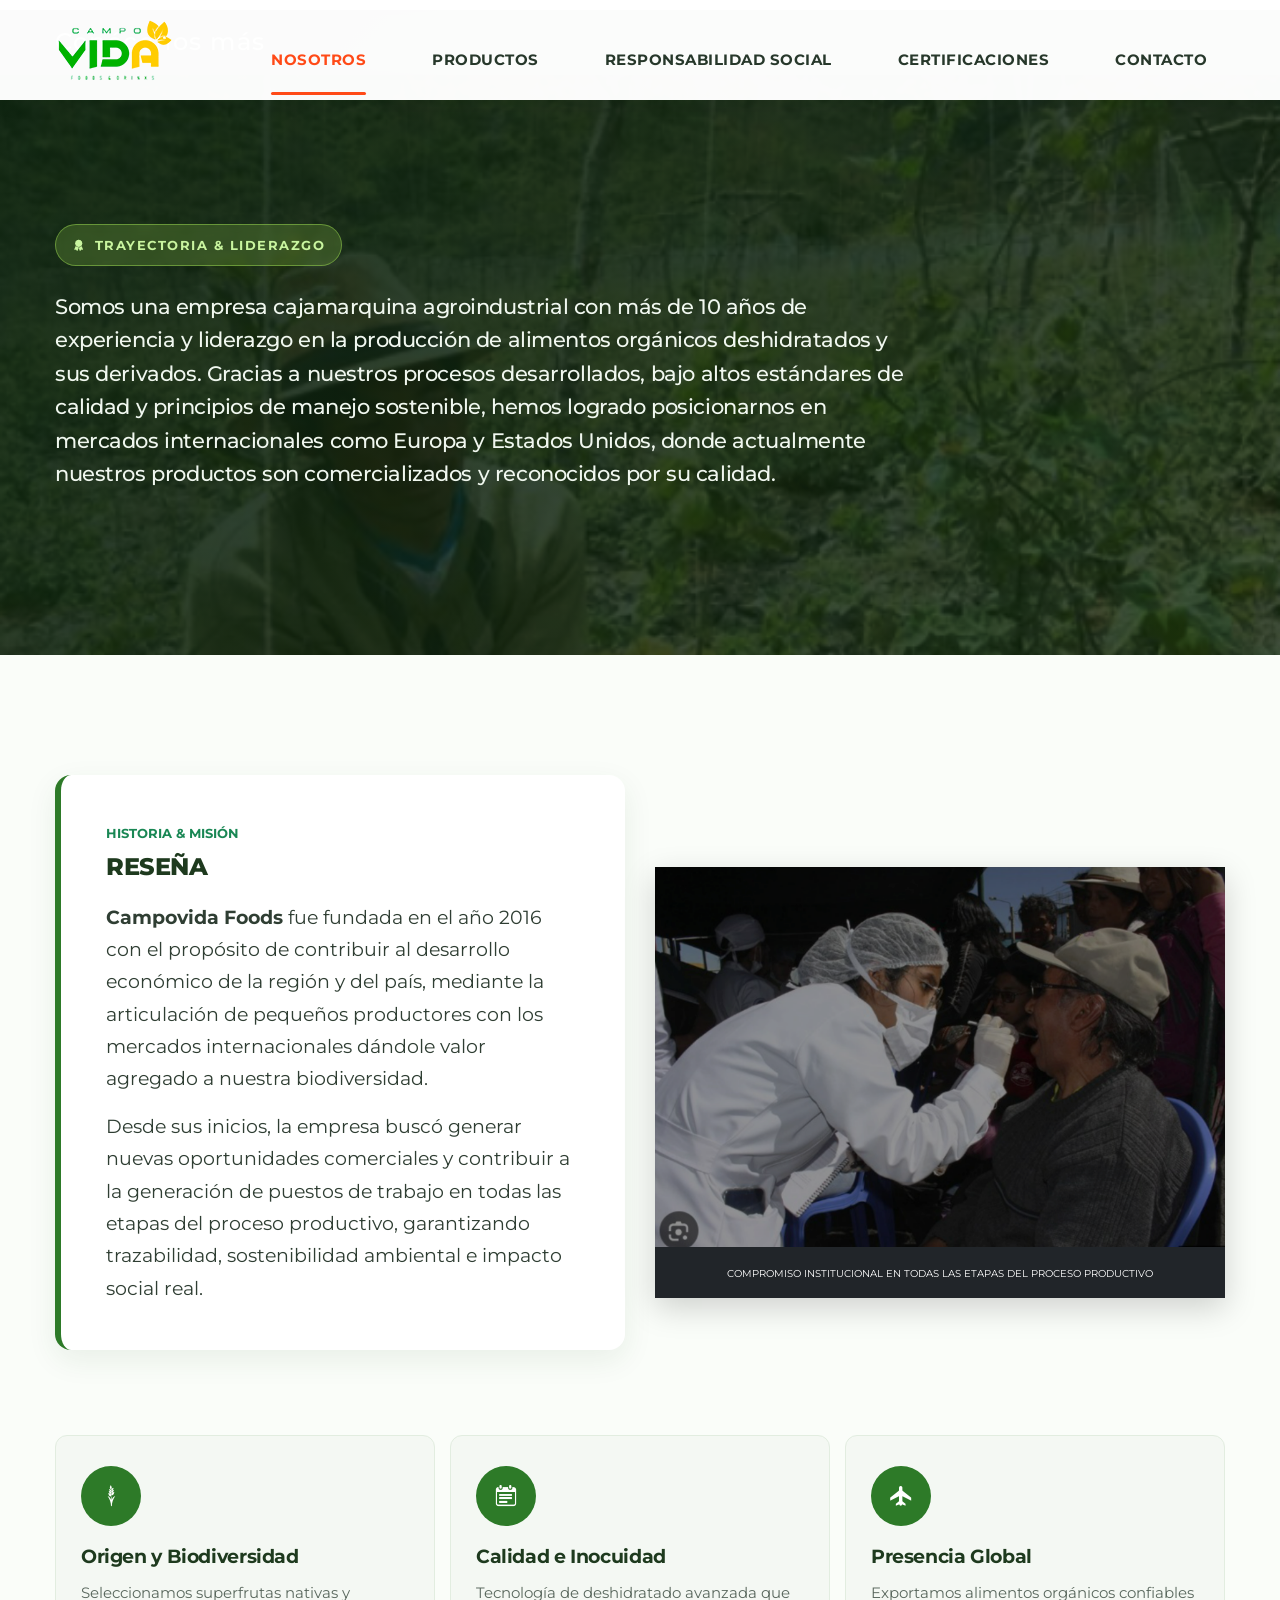
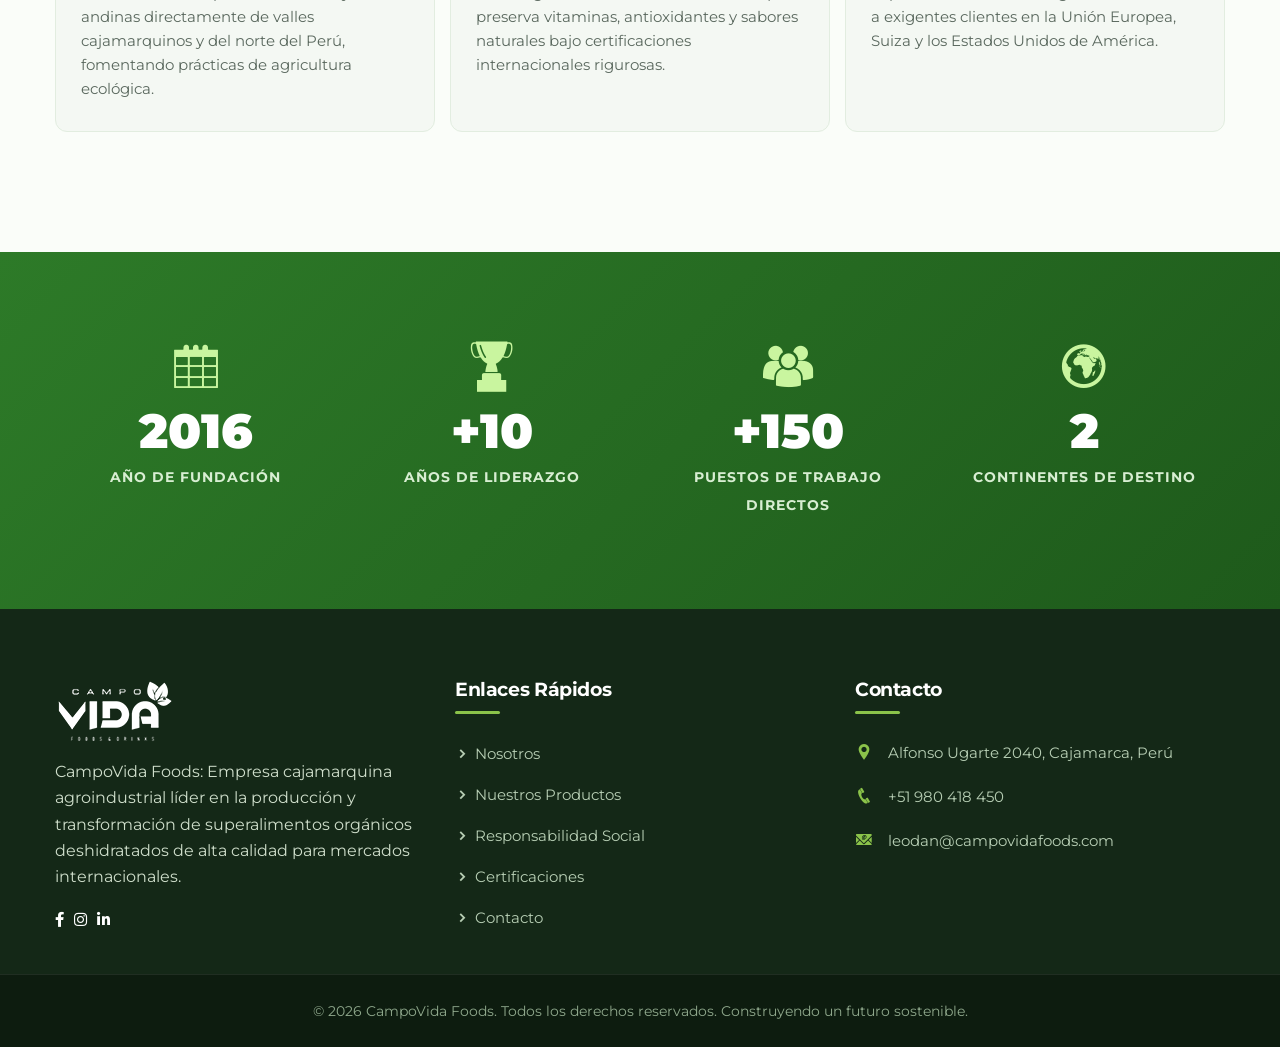
<file: nosotros.html>
<!doctype html>
<html class="no-js" lang="es">

<head>
	<meta charset="utf-8">
	<meta http-equiv="x-ua-compatible" content="ie=edge">
	<title>Nosotros - CampoVida Foods</title>
	<meta name="description" content="Conoce la trayectoria de CampoVida Foods: Más de 10 años de liderazgo agroindustrial y articulación de pequeños productores en Cajamarca, Perú.">
	<meta name="viewport" content="width=device-width, initial-scale=1, shrink-to-fit=no">
	<link rel="shortcut icon" type="image/x-icon" href="assets/img/logo/favicon.png">

	<!-- Stylesheets -->
	<link href="assets/css/bootstrap.min.css" rel="stylesheet" />
	<link href="assets/css/fontawesome.min.css" rel="stylesheet" />
	<link href="assets/css/magnific-popup.css" rel="stylesheet" />
	<link href="assets/css/owl.carousel.min.css" rel="stylesheet" />
	<link href="assets/css/owl.theme.default.min.css" rel="stylesheet" />
	<link href="assets/css/animate.css" rel="stylesheet" />
	<link href="assets/css/themify-icons.css" rel="stylesheet" />
	<link href="assets/css/icofont.min.css" rel="stylesheet" />
	<link href="assets/css/site-flaticon.css" rel="stylesheet" />
	<link href="assets/style.css" rel="stylesheet">
	<link href="assets/css/responsive.css" rel="stylesheet" />
	<link href="assets/css/custom-v2.css" rel="stylesheet" />
</head>

<body id="bdy">

	<!-- PreLoader -->
	<div class="se-pre-con"></div>

	<!-- Header Navigation -->
	<header class="header header-2 sticky-top">
		<div class="main-navigation">
			<nav id="navbar_top" class="navbar navbar-expand-lg py-2">
				<div class="container">
					<a class="navbar-brand" href="index.html">
						<img src="assets/img/logo/logo.png" class="logo-display" alt="CampoVida Foods">
					</a>
					<button class="navbar-toggler" type="button" data-bs-toggle="collapse" data-bs-target="#main_nav"
						aria-expanded="false" aria-label="Navegación">
						<span class="navbar-toggler-icon"><i class="ti-menu-alt"></i></span>
					</button>
					<div class="collapse navbar-collapse" id="main_nav">
						<ul class="navbar-nav ms-auto align-items-center">
							<li class="nav-item">
								<a class="nav-link active" href="nosotros.html">NOSOTROS</a>
							</li>
							<li class="nav-item">
								<a class="nav-link" href="productos.html">PRODUCTOS</a>
							</li>
							<li class="nav-item">
								<a class="nav-link" href="responsabilidad-social.html">RESPONSABILIDAD SOCIAL</a>
							</li>
							<li class="nav-item">
								<a class="nav-link" href="certificaciones.html">CERTIFICACIONES</a>
							</li>
							<li class="nav-item">
								<a class="nav-link" href="contact.html">CONTACTO</a>
							</li>
						</ul>
					</div>
				</div>
			</nav>
		</div>
	</header>

	<main class="main">

		<!-- Top Headline Ribbon -->
		<div class="section-headline-bar">
			<div class="container">
				<h2>Conócenos más</h2>
			</div>
		</div>

		<!-- Hero Section -->
		<section class="hero-nosotros-wrapper" style="background-image: url('assets/img/header/hero-nosotros.png');">
			<div class="container">
				<div class="hero-nosotros-content">
					<span class="hero-tag"><i class="icofont-badge me-1"></i> Trayectoria & Liderazgo</span>
					<h1 class="hero-nosotros-desc">
						Somos una empresa cajamarquina agroindustrial con más de 10 años de experiencia y liderazgo en la producción de alimentos orgánicos deshidratados y sus derivados. Gracias a nuestros procesos desarrollados, bajo altos estándares de calidad y principios de manejo sostenible, hemos logrado posicionarnos en mercados internacionales como Europa y Estados Unidos, donde actualmente nuestros productos son comercializados y reconocidos por su calidad.
					</h1>
				</div>
			</div>
		</section>

		<!-- Reseña Histórica Section -->
		<section class="de-padding">
			<div class="container">
				<div class="row align-items-center g-5">
					<div class="col-lg-6">
						<div class="resena-box">
							<span class="text-uppercase text-success fw-bold fs-5 mb-2 d-block">Historia & Misión</span>
							<h3>RESEÑA</h3>
							<p>
								<strong>Campovida Foods</strong> fue fundada en el año 2016 con el propósito de contribuir al desarrollo económico de la región y del país, mediante la articulación de pequeños productores con los mercados internacionales dándole valor agregado a nuestra biodiversidad.
							</p>
							<p class="mb-0">
								Desde sus inicios, la empresa buscó generar nuevas oportunidades comerciales y contribuir a la generación de puestos de trabajo en todas las etapas del proceso productivo, garantizando trazabilidad, sostenibilidad ambiental e impacto social real.
							</p>
						</div>
					</div>
					<div class="col-lg-6">
						<div class="position-relative rounded-4 overflow-hidden shadow-lg">
							<img src="assets/img/about/nuestra-gente-operarios.png" alt="Equipo Operativo y Administrativo de CampoVida Foods" class="img-fluid w-100" style="min-height: 380px; object-fit: cover;">
							<div class="p-3 bg-dark text-white text-center" style="--bs-bg-opacity: .75;">
								<small class="fs-6 fw-semibold text-uppercase tracking-wider">Compromiso institucional en todas las etapas del proceso productivo</small>
							</div>
						</div>
					</div>
				</div>

				<!-- Pilares Estratégicos -->
				<div class="row g-4 mt-5">
					<div class="col-md-4">
						<div class="pillar-card h-100">
							<div class="icon-wrap"><i class="icofont-plant"></i></div>
							<h4>Origen y Biodiversidad</h4>
							<p>Seleccionamos superfrutas nativas y andinas directamente de valles cajamarquinos y del norte del Perú, fomentando prácticas de agricultura ecológica.</p>
						</div>
					</div>
					<div class="col-md-4">
						<div class="pillar-card h-100">
							<div class="icon-wrap"><i class="icofont-tasks-alt"></i></div>
							<h4>Calidad e Inocuidad</h4>
							<p>Tecnología de deshidratado avanzada que preserva vitaminas, antioxidantes y sabores naturales bajo certificaciones internacionales rigurosas.</p>
						</div>
					</div>
					<div class="col-md-4">
						<div class="pillar-card h-100">
							<div class="icon-wrap"><i class="icofont-airplane"></i></div>
							<h4>Presencia Global</h4>
							<p>Exportamos alimentos orgánicos confiables a exigentes clientes en la Unión Europea, Suiza y los Estados Unidos de América.</p>
						</div>
					</div>
				</div>
			</div>
		</section>

		<!-- Statistics Section -->
		<section class="stats-section-v2">
			<div class="container">
				<div class="row g-4 justify-content-center">
					<div class="col-lg-3 col-sm-6">
						<div class="stat-item-v2">
							<div class="stat-icon"><i class="icofont-calendar"></i></div>
							<div class="stat-number">2016</div>
							<div class="stat-label">Año de Fundación</div>
						</div>
					</div>
					<div class="col-lg-3 col-sm-6">
						<div class="stat-item-v2">
							<div class="stat-icon"><i class="icofont-award"></i></div>
							<div class="stat-number">+10</div>
							<div class="stat-label">Años de Liderazgo</div>
						</div>
					</div>
					<div class="col-lg-3 col-sm-6">
						<div class="stat-item-v2">
							<div class="stat-icon"><i class="icofont-users"></i></div>
							<div class="stat-number">+150</div>
							<div class="stat-label">Puestos de Trabajo Directos</div>
						</div>
					</div>
					<div class="col-lg-3 col-sm-6">
						<div class="stat-item-v2">
							<div class="stat-icon"><i class="icofont-earth"></i></div>
							<div class="stat-number">2</div>
							<div class="stat-label">Continentes de Destino</div>
						</div>
					</div>
				</div>
			</div>
		</section>

	</main>

	<!-- Footer -->
	<footer class="footer-v2">
		<div class="container pb-5">
			<div class="row g-5">
				<div class="col-lg-4 col-md-6">
					<img src="assets/img/logo/logo.png" alt="CampoVida Foods" style="max-height: 75px; filter: brightness(0) invert(1);" class="mb-4">
					<p style="font-size: 1.55rem; line-height: 1.7;">
						CampoVida Foods: Empresa cajamarquina agroindustrial líder en la producción y transformación de superalimentos orgánicos deshidratados de alta calidad para mercados internacionales.
					</p>
					<div class="d-flex gap-3 mt-4">
						<a href="#" class="text-white fs-4"><i class="fab fa-facebook-f"></i></a>
						<a href="#" class="text-white fs-4"><i class="fab fa-instagram"></i></a>
						<a href="#" class="text-white fs-4"><i class="fab fa-linkedin-in"></i></a>
					</div>
				</div>

				<div class="col-lg-4 col-md-6">
					<h4 class="footer-title">Enlaces Rápidos</h4>
					<ul class="footer-nav">
						<li><a href="nosotros.html"><i class="icofont-simple-right me-2"></i>Nosotros</a></li>
						<li><a href="productos.html"><i class="icofont-simple-right me-2"></i>Nuestros Productos</a></li>
						<li><a href="responsabilidad-social.html"><i class="icofont-simple-right me-2"></i>Responsabilidad Social</a></li>
						<li><a href="certificaciones.html"><i class="icofont-simple-right me-2"></i>Certificaciones</a></li>
						<li><a href="contact.html"><i class="icofont-simple-right me-2"></i>Contacto</a></li>
					</ul>
				</div>

				<div class="col-lg-4 col-md-12">
					<h4 class="footer-title">Contacto</h4>
					<ul class="contact-info-list">
						<li>
							<i class="icofont-location-pin"></i>
							<span>Alfonso Ugarte 2040, Cajamarca, Perú</span>
						</li>
						<li>
							<i class="icofont-phone"></i>
							<span>+51 980 418 450</span>
						</li>
						<li>
							<i class="icofont-email"></i>
							<span>leodan@campovidafoods.com</span>
						</li>
					</ul>
				</div>
			</div>
		</div>

		<div class="footer-bottom-bar text-center">
			<div class="container">
				<p class="mb-0">© 2026 CampoVida Foods. Todos los derechos reservados. Construyendo un futuro sostenible.</p>
			</div>
		</div>
	</footer>

	<!-- Scroll Top -->
	<a href="#bdy" id="scrtop" class="smooth-menu"><i class="ti-arrow-up"></i></a>

	<!-- Scripts -->
	<script src="assets/js/jquery-3.6.0.min.js"></script>
	<script src="assets/js/popper.min.js"></script>
	<script src="assets/js/bootstrap.min.js"></script>
	<script src="assets/js/jquery.appear.js"></script>
	<script src="assets/js/count-to.js"></script>
	<script src="assets/js/jquery.magnific-popup.min.js"></script>
	<script src="assets/js/owl.carousel.min.js"></script>
	<script src="assets/js/wow.min.js"></script>
	<script src="assets/js/main.js"></script>

</body>
</html>
</file>
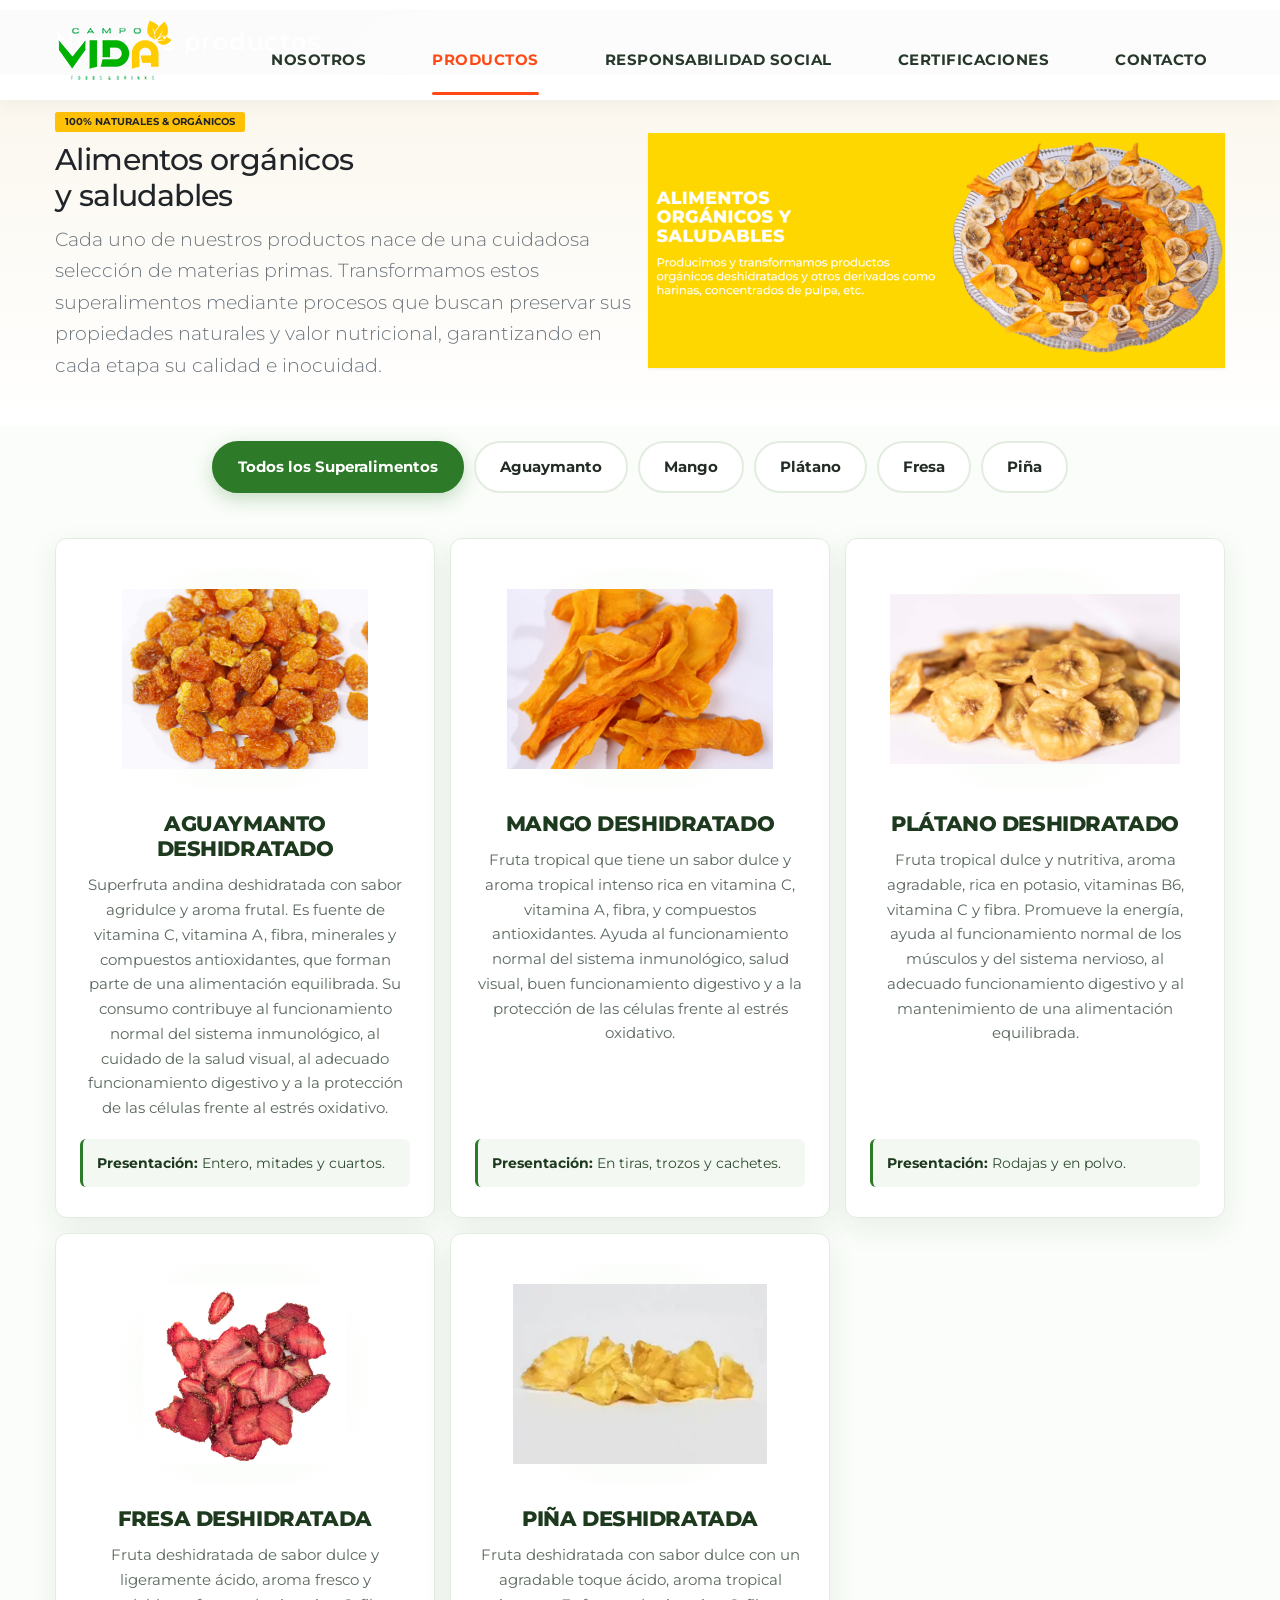
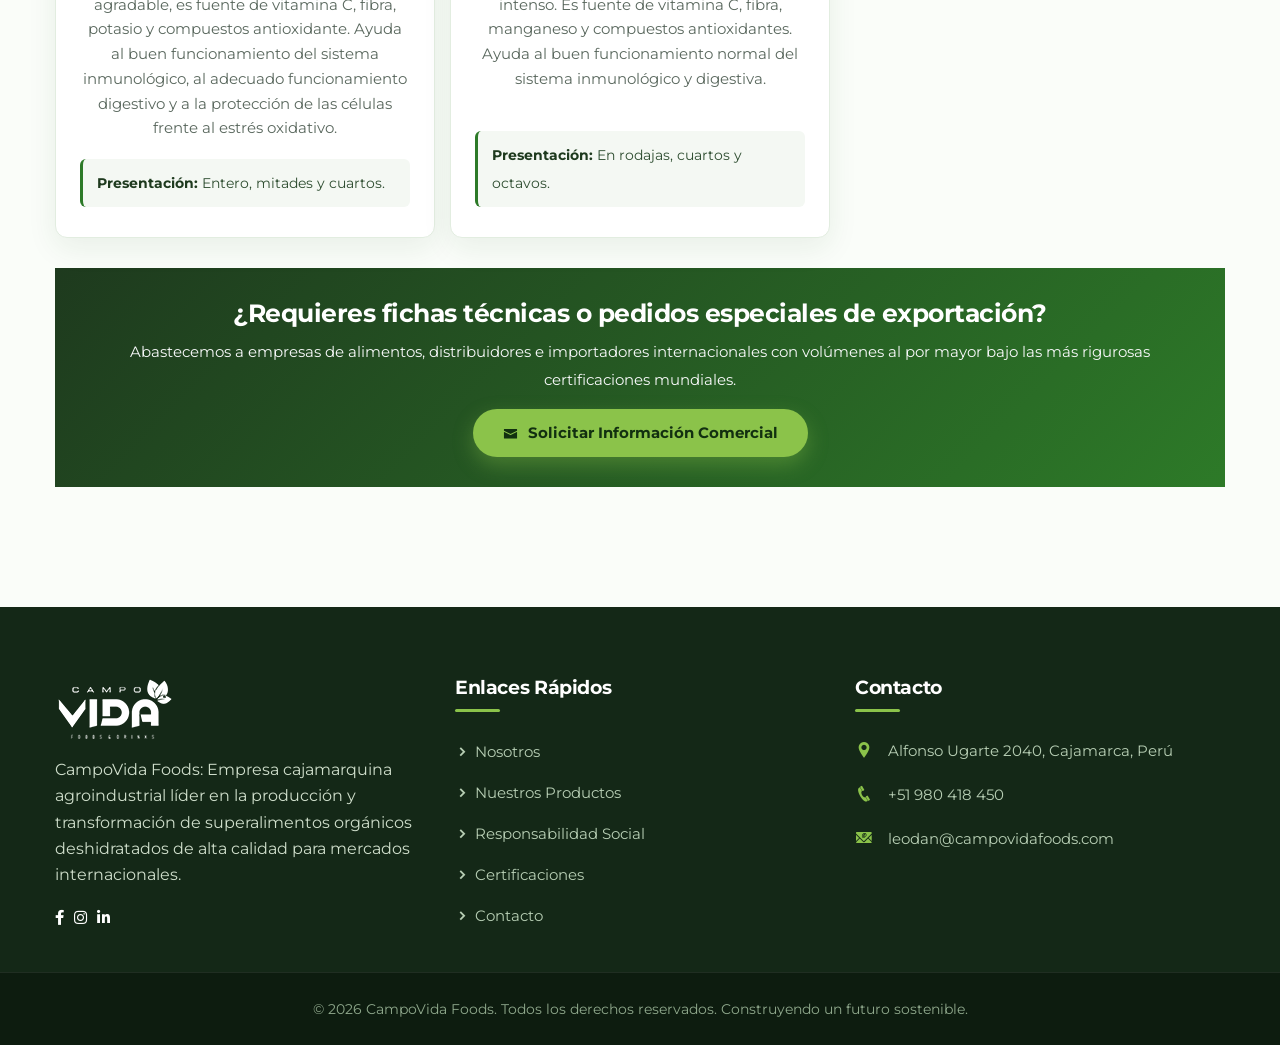
<file: productos.html>
<!doctype html>
<html class="no-js" lang="es">

<head>
	<meta charset="utf-8">
	<meta http-equiv="x-ua-compatible" content="ie=edge">
	<title>Nuestros Productos - Alimentos Orgánicos y Saludables | CampoVida Foods</title>
	<meta name="description" content="Catálogo de superalimentos orgánicos deshidratados de CampoVida Foods: Aguaymanto, Mango, Plátano, Fresa y Piña con preservación total de nutrientes.">
	<meta name="viewport" content="width=device-width, initial-scale=1, shrink-to-fit=no">
	<link rel="shortcut icon" type="image/x-icon" href="assets/img/logo/favicon.png">

	<!-- Stylesheets -->
	<link href="assets/css/bootstrap.min.css" rel="stylesheet" />
	<link href="assets/css/fontawesome.min.css" rel="stylesheet" />
	<link href="assets/css/magnific-popup.css" rel="stylesheet" />
	<link href="assets/css/owl.carousel.min.css" rel="stylesheet" />
	<link href="assets/css/owl.theme.default.min.css" rel="stylesheet" />
	<link href="assets/css/animate.css" rel="stylesheet" />
	<link href="assets/css/themify-icons.css" rel="stylesheet" />
	<link href="assets/css/icofont.min.css" rel="stylesheet" />
	<link href="assets/css/site-flaticon.css" rel="stylesheet" />
	<link href="assets/style.css" rel="stylesheet">
	<link href="assets/css/responsive.css" rel="stylesheet" />
	<link href="assets/css/custom-v2.css" rel="stylesheet" />
</head>

<body id="bdy">

	<!-- PreLoader -->
	<div class="se-pre-con"></div>

	<!-- Header Navigation -->
	<header class="header header-2 sticky-top">
		<div class="main-navigation">
			<nav id="navbar_top" class="navbar navbar-expand-lg py-2">
				<div class="container">
					<a class="navbar-brand" href="index.html">
						<img src="assets/img/logo/logo.png" class="logo-display" alt="CampoVida Foods">
					</a>
					<button class="navbar-toggler" type="button" data-bs-toggle="collapse" data-bs-target="#main_nav"
						aria-expanded="false" aria-label="Navegación">
						<span class="navbar-toggler-icon"><i class="ti-menu-alt"></i></span>
					</button>
					<div class="collapse navbar-collapse" id="main_nav">
						<ul class="navbar-nav ms-auto align-items-center">
							<li class="nav-item">
								<a class="nav-link" href="nosotros.html">NOSOTROS</a>
							</li>
							<li class="nav-item">
								<a class="nav-link active" href="productos.html">PRODUCTOS</a>
							</li>
							<li class="nav-item">
								<a class="nav-link" href="responsabilidad-social.html">RESPONSABILIDAD SOCIAL</a>
							</li>
							<li class="nav-item">
								<a class="nav-link" href="certificaciones.html">CERTIFICACIONES</a>
							</li>
							<li class="nav-item">
								<a class="nav-link" href="contact.html">CONTACTO</a>
							</li>
						</ul>
					</div>
				</div>
			</nav>
		</div>
	</header>

	<main class="main">

		<!-- Top Banner / Headline -->
		<div class="section-headline-bar">
			<div class="container">
				<h2>Nuestros productos</h2>
			</div>
		</div>

		<!-- Subtitle Hero Banner -->
		<section class="py-5" style="background: linear-gradient(180deg, #fbf7ee 0%, #ffffff 100%);">
			<div class="container">
				<div class="row align-items-center g-4">
					<div class="col-lg-6">
						<span class="badge bg-warning text-dark fs-6 px-3 py-2 text-uppercase mb-3 fw-bold">100% Naturales & Orgánicos</span>
						<h1 class="display-5 text-dark mb-3" style="font-weight: 500;">Alimentos orgánicos<br> y saludables</h1>
						<p class="lead text-secondary" style="font-size: 1.85rem; line-height: 1.7;">
							Cada uno de nuestros productos nace de una cuidadosa selección de materias primas. Transformamos estos superalimentos mediante procesos que buscan preservar sus propiedades naturales y valor nutricional, garantizando en cada etapa su calidad e inocuidad.
						</p>
					</div>
					<div class="col-lg-6 text-center">
						<img src="assets/img/header/banner-productos.png" alt="Superalimentos CampoVida Foods" class="img-fluid rounded-4 shadow-sm" style="max-height: 380px;">
					</div>
				</div>
			</div>
		</section>

		<!-- Product Interactive Catalog -->
		<section class="de-padding pt-4">
			<div class="container">

				<!-- Filter Tabs -->
				<div class="product-tabs-nav">
					<button class="tab-btn-cv active" data-filter="all">Todos los Superalimentos</button>
					<button class="tab-btn-cv" data-filter="aguaymanto">Aguaymanto</button>
					<button class="tab-btn-cv" data-filter="mango">Mango</button>
					<button class="tab-btn-cv" data-filter="platano">Plátano</button>
					<button class="tab-btn-cv" data-filter="fresa">Fresa</button>
					<button class="tab-btn-cv" data-filter="pina">Piña</button>
				</div>

				<!-- Product Cards Grid -->
				<div class="row g-4" id="productsGrid">

					<!-- 1. Aguaymanto deshidratado -->
					<div class="col-lg-4 col-md-6 product-item-filter" data-category="aguaymanto">
						<div class="product-card-v2">
							<div class="img-box">
								<img src="assets/img/product/aguaymanto-deshidratado.png" alt="Aguaymanto deshidratado">
							</div>
							<h3 class="card-title">Aguaymanto deshidratado</h3>
							<p class="card-desc">
								Superfruta andina deshidratada con sabor agridulce y aroma frutal. Es fuente de vitamina C, vitamina A, fibra, minerales y compuestos antioxidantes, que forman parte de una alimentación equilibrada. Su consumo contribuye al funcionamiento normal del sistema inmunológico, al cuidado de la salud visual, al adecuado funcionamiento digestivo y a la protección de las células frente al estrés oxidativo.
							</p>
							<div class="presentation-box">
								<strong>Presentación:</strong> Entero, mitades y cuartos.
							</div>
						</div>
					</div>

					<!-- 2. Mango deshidratado -->
					<div class="col-lg-4 col-md-6 product-item-filter" data-category="mango">
						<div class="product-card-v2">
							<div class="img-box">
								<img src="assets/img/product/mango-deshidratado.png" alt="Mango deshidratado">
							</div>
							<h3 class="card-title">Mango deshidratado</h3>
							<p class="card-desc">
								Fruta tropical que tiene un sabor dulce y aroma tropical intenso rica en vitamina C, vitamina A, fibra, y compuestos antioxidantes. Ayuda al funcionamiento normal del sistema inmunológico, salud visual, buen funcionamiento digestivo y a la protección de las células frente al estrés oxidativo.
							</p>
							<div class="presentation-box">
								<strong>Presentación:</strong> En tiras, trozos y cachetes.
							</div>
						</div>
					</div>

					<!-- 3. Plátano deshidratado -->
					<div class="col-lg-4 col-md-6 product-item-filter" data-category="platano">
						<div class="product-card-v2">
							<div class="img-box">
								<img src="assets/img/product/platano-deshidratado.png" alt="Plátano deshidratado">
							</div>
							<h3 class="card-title">Plátano deshidratado</h3>
							<p class="card-desc">
								Fruta tropical dulce y nutritiva, aroma agradable, rica en potasio, vitaminas B6, vitamina C y fibra. Promueve la energía, ayuda al funcionamiento normal de los músculos y del sistema nervioso, al adecuado funcionamiento digestivo y al mantenimiento de una alimentación equilibrada.
							</p>
							<div class="presentation-box">
								<strong>Presentación:</strong> Rodajas y en polvo.
							</div>
						</div>
					</div>

					<!-- 4. Fresa deshidratada -->
					<div class="col-lg-4 col-md-6 product-item-filter" data-category="fresa">
						<div class="product-card-v2">
							<div class="img-box">
								<img src="assets/img/product/fresa-deshidratada.png" alt="Fresa deshidratada">
							</div>
							<h3 class="card-title">Fresa deshidratada</h3>
							<p class="card-desc">
								Fruta deshidratada de sabor dulce y ligeramente ácido, aroma fresco y agradable, es fuente de vitamina C, fibra, potasio y compuestos antioxidante. Ayuda al buen funcionamiento del sistema inmunológico, al adecuado funcionamiento digestivo y a la protección de las células frente al estrés oxidativo.
							</p>
							<div class="presentation-box">
								<strong>Presentación:</strong> Entero, mitades y cuartos.
							</div>
						</div>
					</div>

					<!-- 5. Piña deshidratada -->
					<div class="col-lg-4 col-md-6 product-item-filter" data-category="pina">
						<div class="product-card-v2">
							<div class="img-box">
								<img src="assets/img/product/pina-deshidratada.png" alt="Piña deshidratada">
							</div>
							<h3 class="card-title">Piña deshidratada</h3>
							<p class="card-desc">
								Fruta deshidratada con sabor dulce con un agradable toque ácido, aroma tropical intenso. Es fuente de vitamina C, fibra, manganeso y compuestos antioxidantes. Ayuda al buen funcionamiento normal del sistema inmunológico y digestiva.
							</p>
							<div class="presentation-box">
								<strong>Presentación:</strong> En rodajas, cuartos y octavos.
							</div>
						</div>
					</div>

				</div>

				<!-- Call to Action Card -->
				<div class="mt-5 p-5 rounded-4 text-center text-white" style="background: linear-gradient(135deg, #1e3a1e 0%, #2d7a28 100%);">
					<h3 class="text-white fs-1 fw-bold mb-3">¿Requieres fichas técnicas o pedidos especiales de exportación?</h3>
					<p class="fs-4 text-light max-w-700 mx-auto mb-4">
						Abastecemos a empresas de alimentos, distribuidores e importadores internacionales con volúmenes al por mayor bajo las más rigurosas certificaciones mundiales.
					</p>
					<a href="contact.html" class="btn-cv-primary px-5 py-3">
						<i class="icofont-envelope"></i> Solicitar Información Comercial
					</a>
				</div>

			</div>
		</section>

	</main>

	<!-- Footer -->
	<footer class="footer-v2">
		<div class="container pb-5">
			<div class="row g-5">
				<div class="col-lg-4 col-md-6">
					<img src="assets/img/logo/logo.png" alt="CampoVida Foods" style="max-height: 75px; filter: brightness(0) invert(1);" class="mb-4">
					<p style="font-size: 1.55rem; line-height: 1.7;">
						CampoVida Foods: Empresa cajamarquina agroindustrial líder en la producción y transformación de superalimentos orgánicos deshidratados de alta calidad para mercados internacionales.
					</p>
					<div class="d-flex gap-3 mt-4">
						<a href="#" class="text-white fs-4"><i class="fab fa-facebook-f"></i></a>
						<a href="#" class="text-white fs-4"><i class="fab fa-instagram"></i></a>
						<a href="#" class="text-white fs-4"><i class="fab fa-linkedin-in"></i></a>
					</div>
				</div>

				<div class="col-lg-4 col-md-6">
					<h4 class="footer-title">Enlaces Rápidos</h4>
					<ul class="footer-nav">
						<li><a href="nosotros.html"><i class="icofont-simple-right me-2"></i>Nosotros</a></li>
						<li><a href="productos.html"><i class="icofont-simple-right me-2"></i>Nuestros Productos</a></li>
						<li><a href="responsabilidad-social.html"><i class="icofont-simple-right me-2"></i>Responsabilidad Social</a></li>
						<li><a href="certificaciones.html"><i class="icofont-simple-right me-2"></i>Certificaciones</a></li>
						<li><a href="contact.html"><i class="icofont-simple-right me-2"></i>Contacto</a></li>
					</ul>
				</div>

				<div class="col-lg-4 col-md-12">
					<h4 class="footer-title">Contacto</h4>
					<ul class="contact-info-list">
						<li>
							<i class="icofont-location-pin"></i>
							<span>Alfonso Ugarte 2040, Cajamarca, Perú</span>
						</li>
						<li>
							<i class="icofont-phone"></i>
							<span>+51 980 418 450</span>
						</li>
						<li>
							<i class="icofont-email"></i>
							<span>leodan@campovidafoods.com</span>
						</li>
					</ul>
				</div>
			</div>
		</div>

		<div class="footer-bottom-bar text-center">
			<div class="container">
				<p class="mb-0">© 2026 CampoVida Foods. Todos los derechos reservados. Construyendo un futuro sostenible.</p>
			</div>
		</div>
	</footer>

	<!-- Scroll Top -->
	<a href="#bdy" id="scrtop" class="smooth-menu"><i class="ti-arrow-up"></i></a>

	<!-- Scripts -->
	<script src="assets/js/jquery-3.6.0.min.js"></script>
	<script src="assets/js/popper.min.js"></script>
	<script src="assets/js/bootstrap.min.js"></script>
	<script src="assets/js/jquery.appear.js"></script>
	<script src="assets/js/count-to.js"></script>
	<script src="assets/js/jquery.magnific-popup.min.js"></script>
	<script src="assets/js/owl.carousel.min.js"></script>
	<script src="assets/js/wow.min.js"></script>
	<script src="assets/js/main.js"></script>

	<!-- Interactive Filtering Script -->
	<script>
		document.addEventListener('DOMContentLoaded', function() {
			const filterButtons = document.querySelectorAll('.tab-btn-cv');
			const productItems = document.querySelectorAll('.product-item-filter');

			filterButtons.forEach(btn => {
				btn.addEventListener('click', function() {
					filterButtons.forEach(b => b.classList.remove('active'));
					this.classList.add('active');

					const filterValue = this.getAttribute('data-filter');

					productItems.forEach(item => {
						if (filterValue === 'all' || item.getAttribute('data-category') === filterValue) {
							item.style.display = 'block';
						} else {
							item.style.display = 'none';
						}
					});
				});
			});
		});
	</script>

</body>
</html>
</file>
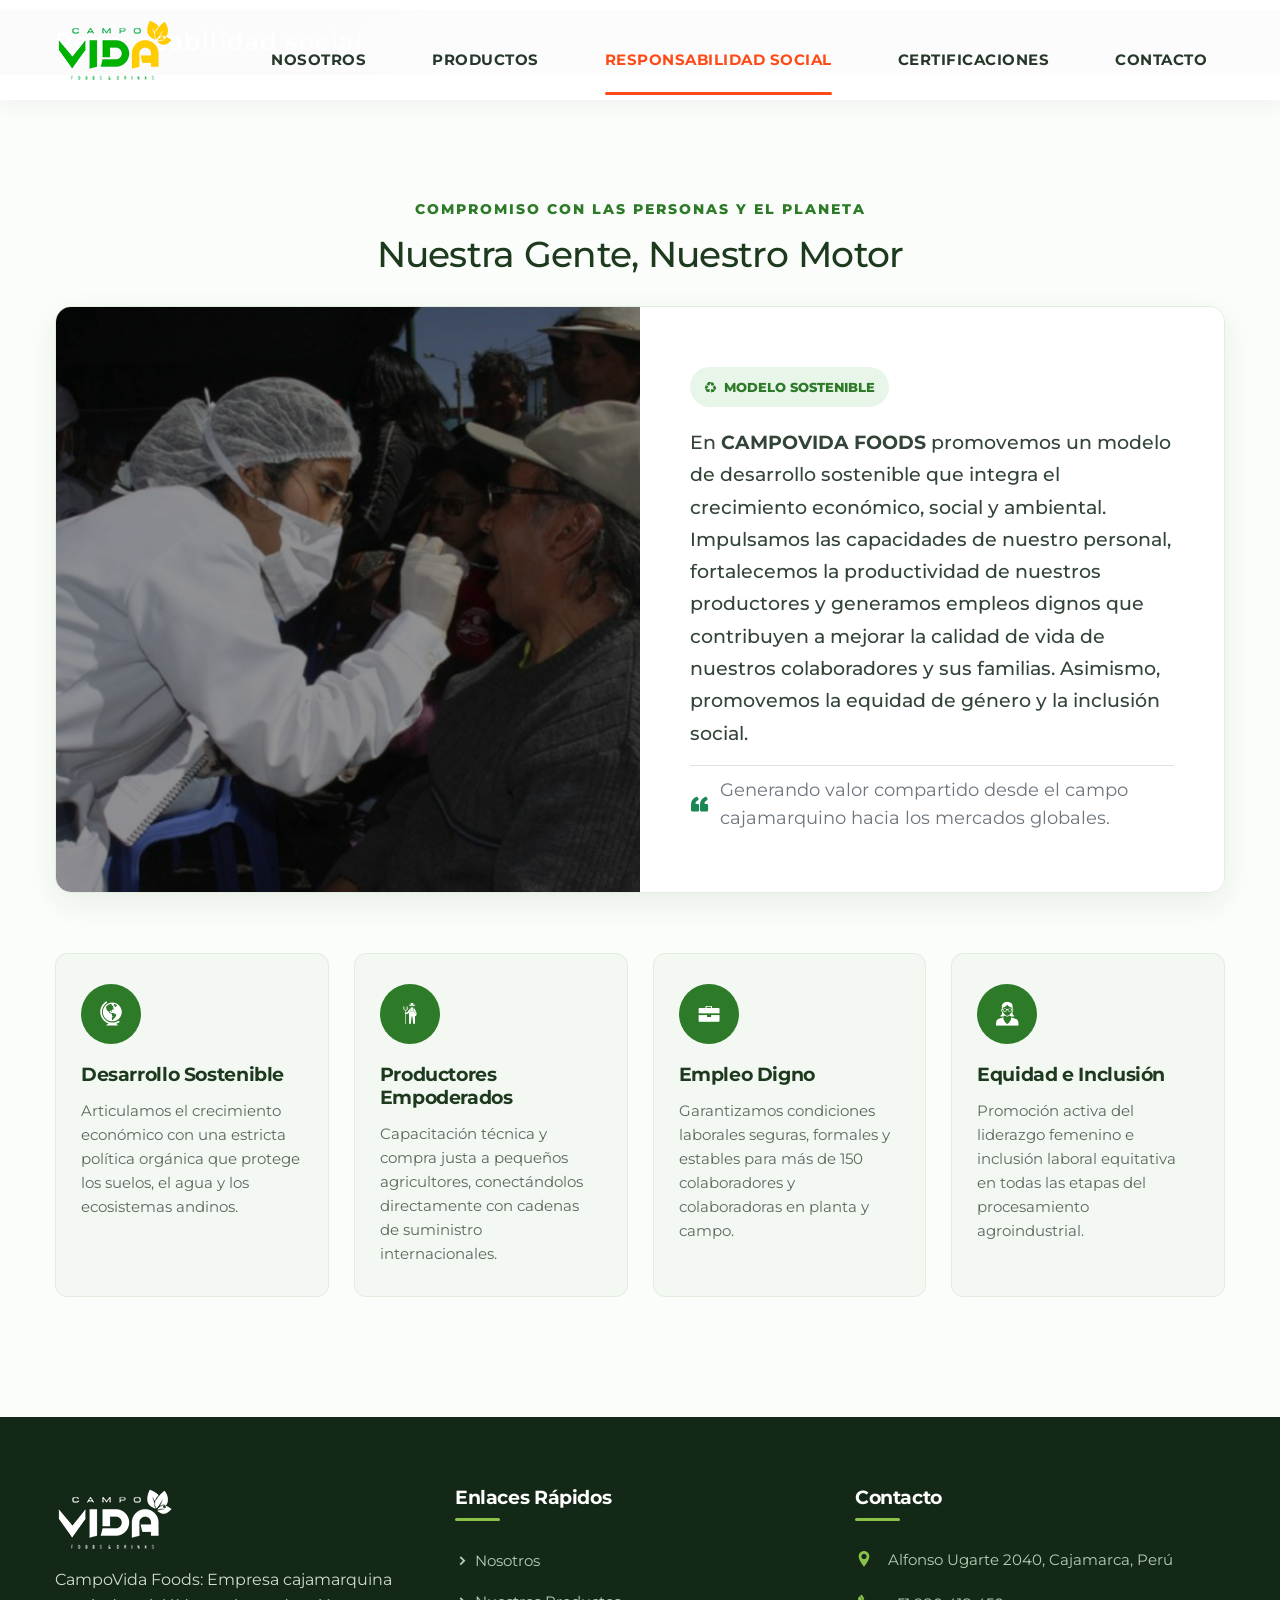
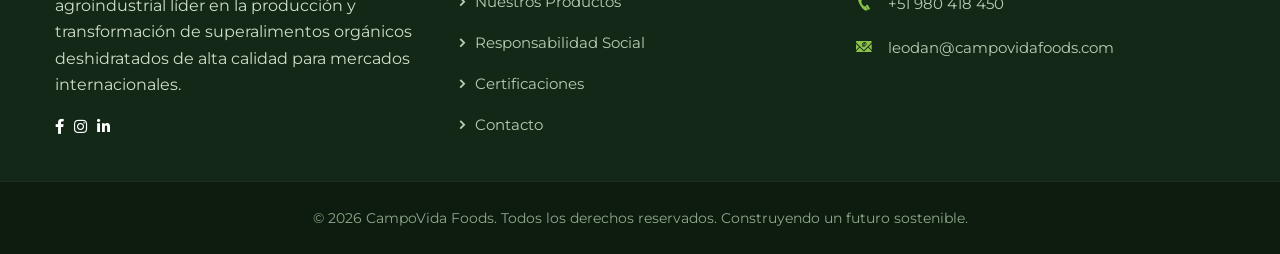
<file: responsabilidad-social.html>
<!doctype html>
<html class="no-js" lang="es">

<head>
	<meta charset="utf-8">
	<meta http-equiv="x-ua-compatible" content="ie=edge">
	<title>Responsabilidad Social - CampoVida Foods</title>
	<meta name="description" content="En CampoVida Foods promovemos un modelo de desarrollo sostenible integral, equidad de género, empleos dignos e inclusión social en Cajamarca, Perú.">
	<meta name="viewport" content="width=device-width, initial-scale=1, shrink-to-fit=no">
	<link rel="shortcut icon" type="image/x-icon" href="assets/img/logo/favicon.png">

	<!-- Stylesheets -->
	<link href="assets/css/bootstrap.min.css" rel="stylesheet" />
	<link href="assets/css/fontawesome.min.css" rel="stylesheet" />
	<link href="assets/css/magnific-popup.css" rel="stylesheet" />
	<link href="assets/css/owl.carousel.min.css" rel="stylesheet" />
	<link href="assets/css/owl.theme.default.min.css" rel="stylesheet" />
	<link href="assets/css/animate.css" rel="stylesheet" />
	<link href="assets/css/themify-icons.css" rel="stylesheet" />
	<link href="assets/css/icofont.min.css" rel="stylesheet" />
	<link href="assets/css/site-flaticon.css" rel="stylesheet" />
	<link href="assets/style.css" rel="stylesheet">
	<link href="assets/css/responsive.css" rel="stylesheet" />
	<link href="assets/css/custom-v2.css" rel="stylesheet" />
</head>

<body id="bdy">

	<!-- PreLoader -->
	<div class="se-pre-con"></div>

	<!-- Header Navigation -->
	<header class="header header-2 sticky-top">
		<div class="main-navigation">
			<nav id="navbar_top" class="navbar navbar-expand-lg py-2">
				<div class="container">
					<a class="navbar-brand" href="index.html">
						<img src="assets/img/logo/logo.png" class="logo-display" alt="CampoVida Foods">
					</a>
					<button class="navbar-toggler" type="button" data-bs-toggle="collapse" data-bs-target="#main_nav"
						aria-expanded="false" aria-label="Navegación">
						<span class="navbar-toggler-icon"><i class="ti-menu-alt"></i></span>
					</button>
					<div class="collapse navbar-collapse" id="main_nav">
						<ul class="navbar-nav ms-auto align-items-center">
							<li class="nav-item">
								<a class="nav-link" href="nosotros.html">NOSOTROS</a>
							</li>
							<li class="nav-item">
								<a class="nav-link" href="productos.html">PRODUCTOS</a>
							</li>
							<li class="nav-item">
								<a class="nav-link active" href="responsabilidad-social.html">RESPONSABILIDAD SOCIAL</a>
							</li>
							<li class="nav-item">
								<a class="nav-link" href="certificaciones.html">CERTIFICACIONES</a>
							</li>
							<li class="nav-item">
								<a class="nav-link" href="contact.html">CONTACTO</a>
							</li>
						</ul>
					</div>
				</div>
			</nav>
		</div>
	</header>

	<main class="main">

		<!-- Top Headline Ribbon -->
		<div class="section-headline-bar">
			<div class="container">
				<h2>Responsabilidad social</h2>
			</div>
		</div>

		<!-- Main Statement Section: NUESTRA GENTE, NUESTRO MOTOR -->
		<section class="de-padding">
			<div class="container">

				<div class="site-title-v2 text-center mb-4">
					<span class="subtitle">Compromiso con las Personas y el Planeta</span>
					<h1 class="main-heading">Nuestra Gente, Nuestro Motor</h1>
				</div>

				<div class="social-hero-box">
					<div class="row g-0">
						<div class="col-lg-6 social-img-col" style="background-image: url('assets/img/about/nuestra-gente-operarios.png');">
						</div>
						<div class="col-lg-6 social-content-col">
							<span class="social-badge"><i class="icofont-recycle me-1"></i> Modelo Sostenible</span>
							<p class="social-text-main mb-4">
								En <strong>CAMPOVIDA FOODS</strong> promovemos un modelo de desarrollo sostenible que integra el crecimiento económico, social y ambiental. Impulsamos las capacidades de nuestro personal, fortalecemos la productividad de nuestros productores y generamos empleos dignos que contribuyen a mejorar la calidad de vida de nuestros colaboradores y sus familias. Asimismo, promovemos la equidad de género y la inclusión social.
							</p>
							<div class="d-flex align-items-center gap-3 pt-3 border-top">
								<i class="icofont-quote-left text-success fs-2"></i>
								<span class="text-muted fw-semibold">Generando valor compartido desde el campo cajamarquino hacia los mercados globales.</span>
							</div>
						</div>
					</div>
				</div>

				<!-- Ejes de Acción Social -->
				<div class="pillars-grid">
					<div class="pillar-card">
						<div class="icon-wrap"><i class="icofont-globe-alt"></i></div>
						<h4>Desarrollo Sostenible</h4>
						<p>Articulamos el crecimiento económico con una estricta política orgánica que protege los suelos, el agua y los ecosistemas andinos.</p>
					</div>

					<div class="pillar-card">
						<div class="icon-wrap"><i class="icofont-farmer"></i></div>
						<h4>Productores Empoderados</h4>
						<p>Capacitación técnica y compra justa a pequeños agricultores, conectándolos directamente con cadenas de suministro internacionales.</p>
					</div>

					<div class="pillar-card">
						<div class="icon-wrap"><i class="icofont-briefcase"></i></div>
						<h4>Empleo Digno</h4>
						<p>Garantizamos condiciones laborales seguras, formales y estables para más de 150 colaboradores y colaboradoras en planta y campo.</p>
					</div>

					<div class="pillar-card">
						<div class="icon-wrap"><i class="icofont-woman-in-glasses"></i></div>
						<h4>Equidad e Inclusión</h4>
						<p>Promoción activa del liderazgo femenino e inclusión laboral equitativa en todas las etapas del procesamiento agroindustrial.</p>
					</div>
				</div>

			</div>
		</section>

	</main>

	<!-- Footer -->
	<footer class="footer-v2">
		<div class="container pb-5">
			<div class="row g-5">
				<div class="col-lg-4 col-md-6">
					<img src="assets/img/logo/logo.png" alt="CampoVida Foods" style="max-height: 75px; filter: brightness(0) invert(1);" class="mb-4">
					<p style="font-size: 1.55rem; line-height: 1.7;">
						CampoVida Foods: Empresa cajamarquina agroindustrial líder en la producción y transformación de superalimentos orgánicos deshidratados de alta calidad para mercados internacionales.
					</p>
					<div class="d-flex gap-3 mt-4">
						<a href="#" class="text-white fs-4"><i class="fab fa-facebook-f"></i></a>
						<a href="#" class="text-white fs-4"><i class="fab fa-instagram"></i></a>
						<a href="#" class="text-white fs-4"><i class="fab fa-linkedin-in"></i></a>
					</div>
				</div>

				<div class="col-lg-4 col-md-6">
					<h4 class="footer-title">Enlaces Rápidos</h4>
					<ul class="footer-nav">
						<li><a href="nosotros.html"><i class="icofont-simple-right me-2"></i>Nosotros</a></li>
						<li><a href="productos.html"><i class="icofont-simple-right me-2"></i>Nuestros Productos</a></li>
						<li><a href="responsabilidad-social.html"><i class="icofont-simple-right me-2"></i>Responsabilidad Social</a></li>
						<li><a href="certificaciones.html"><i class="icofont-simple-right me-2"></i>Certificaciones</a></li>
						<li><a href="contact.html"><i class="icofont-simple-right me-2"></i>Contacto</a></li>
					</ul>
				</div>

				<div class="col-lg-4 col-md-12">
					<h4 class="footer-title">Contacto</h4>
					<ul class="contact-info-list">
						<li>
							<i class="icofont-location-pin"></i>
							<span>Alfonso Ugarte 2040, Cajamarca, Perú</span>
						</li>
						<li>
							<i class="icofont-phone"></i>
							<span>+51 980 418 450</span>
						</li>
						<li>
							<i class="icofont-email"></i>
							<span>leodan@campovidafoods.com</span>
						</li>
					</ul>
				</div>
			</div>
		</div>

		<div class="footer-bottom-bar text-center">
			<div class="container">
				<p class="mb-0">© 2026 CampoVida Foods. Todos los derechos reservados. Construyendo un futuro sostenible.</p>
			</div>
		</div>
	</footer>

	<!-- Scroll Top -->
	<a href="#bdy" id="scrtop" class="smooth-menu"><i class="ti-arrow-up"></i></a>

	<!-- Scripts -->
	<script src="assets/js/jquery-3.6.0.min.js"></script>
	<script src="assets/js/popper.min.js"></script>
	<script src="assets/js/bootstrap.min.js"></script>
	<script src="assets/js/jquery.appear.js"></script>
	<script src="assets/js/count-to.js"></script>
	<script src="assets/js/jquery.magnific-popup.min.js"></script>
	<script src="assets/js/owl.carousel.min.js"></script>
	<script src="assets/js/wow.min.js"></script>
	<script src="assets/js/main.js"></script>

</body>
</html>
</file>
<file: assets/css/themify-icons.css>
@font-face {
	font-family: "themify";
	src:url("../fonts/fonts/themify.eot?-fvbane");
	src:url("../fonts/themify.eot?#iefix-fvbane") format("embedded-opentype"),
		url("../fonts/themify.woff?-fvbane") format("woff"),
		url("../fonts/themify.ttf?-fvbane") format("truetype"),
		url("../fonts/themify.svg?-fvbane#themify") format("svg");
	font-weight: normal;
	font-style: normal;
}

[class^="ti-"], [class*=" ti-"] {
	font-family: 'themify';
	speak: none;
	font-style: normal;
	font-weight: normal;
	font-variant: normal;
	text-transform: none;
	line-height: 1;

	/* Better Font Rendering =========== */
	-webkit-font-smoothing: antialiased;
	-moz-osx-font-smoothing: grayscale;
}

.ti-wand:before {
	content: "\e600";
}
.ti-volume:before {
	content: "\e601";
}
.ti-user:before {
	content: "\e602";
}
.ti-unlock:before {
	content: "\e603";
}
.ti-unlink:before {
	content: "\e604";
}
.ti-trash:before {
	content: "\e605";
}
.ti-thought:before {
	content: "\e606";
}
.ti-target:before {
	content: "\e607";
}
.ti-tag:before {
	content: "\e608";
}
.ti-tablet:before {
	content: "\e609";
}
.ti-star:before {
	content: "\e60a";
}
.ti-spray:before {
	content: "\e60b";
}
.ti-signal:before {
	content: "\e60c";
}
.ti-shopping-cart:before {
	content: "\e60d";
}
.ti-shopping-cart-full:before {
	content: "\e60e";
}
.ti-settings:before {
	content: "\e60f";
}
.ti-search:before {
	content: "\e610";
}
.ti-zoom-in:before {
	content: "\e611";
}
.ti-zoom-out:before {
	content: "\e612";
}
.ti-cut:before {
	content: "\e613";
}
.ti-ruler:before {
	content: "\e614";
}
.ti-ruler-pencil:before {
	content: "\e615";
}
.ti-ruler-alt:before {
	content: "\e616";
}
.ti-bookmark:before {
	content: "\e617";
}
.ti-bookmark-alt:before {
	content: "\e618";
}
.ti-reload:before {
	content: "\e619";
}
.ti-plus:before {
	content: "\e61a";
}
.ti-pin:before {
	content: "\e61b";
}
.ti-pencil:before {
	content: "\e61c";
}
.ti-pencil-alt:before {
	content: "\e61d";
}
.ti-paint-roller:before {
	content: "\e61e";
}
.ti-paint-bucket:before {
	content: "\e61f";
}
.ti-na:before {
	content: "\e620";
}
.ti-mobile:before {
	content: "\e621";
}
.ti-minus:before {
	content: "\e622";
}
.ti-medall:before {
	content: "\e623";
}
.ti-medall-alt:before {
	content: "\e624";
}
.ti-marker:before {
	content: "\e625";
}
.ti-marker-alt:before {
	content: "\e626";
}
.ti-arrow-up:before {
	content: "\e627";
}
.ti-arrow-right:before {
	content: "\e628";
}
.ti-arrow-left:before {
	content: "\e629";
}
.ti-arrow-down:before {
	content: "\e62a";
}
.ti-lock:before {
	content: "\e62b";
}
.ti-location-arrow:before {
	content: "\e62c";
}
.ti-link:before {
	content: "\e62d";
}
.ti-layout:before {
	content: "\e62e";
}
.ti-layers:before {
	content: "\e62f";
}
.ti-layers-alt:before {
	content: "\e630";
}
.ti-key:before {
	content: "\e631";
}
.ti-import:before {
	content: "\e632";
}
.ti-image:before {
	content: "\e633";
}
.ti-heart:before {
	content: "\e634";
}
.ti-heart-broken:before {
	content: "\e635";
}
.ti-hand-stop:before {
	content: "\e636";
}
.ti-hand-open:before {
	content: "\e637";
}
.ti-hand-drag:before {
	content: "\e638";
}
.ti-folder:before {
	content: "\e639";
}
.ti-flag:before {
	content: "\e63a";
}
.ti-flag-alt:before {
	content: "\e63b";
}
.ti-flag-alt-2:before {
	content: "\e63c";
}
.ti-eye:before {
	content: "\e63d";
}
.ti-export:before {
	content: "\e63e";
}
.ti-exchange-vertical:before {
	content: "\e63f";
}
.ti-desktop:before {
	content: "\e640";
}
.ti-cup:before {
	content: "\e641";
}
.ti-crown:before {
	content: "\e642";
}
.ti-comments:before {
	content: "\e643";
}
.ti-comment:before {
	content: "\e644";
}
.ti-comment-alt:before {
	content: "\e645";
}
.ti-close:before {
	content: "\e646";
}
.ti-clip:before {
	content: "\e647";
}
.ti-angle-up:before {
	content: "\e648";
}
.ti-angle-right:before {
	content: "\e649";
}
.ti-angle-left:before {
	content: "\e64a";
}
.ti-angle-down:before {
	content: "\e64b";
}
.ti-check:before {
	content: "\e64c";
}
.ti-check-box:before {
	content: "\e64d";
}
.ti-camera:before {
	content: "\e64e";
}
.ti-announcement:before {
	content: "\e64f";
}
.ti-brush:before {
	content: "\e650";
}
.ti-briefcase:before {
	content: "\e651";
}
.ti-bolt:before {
	content: "\e652";
}
.ti-bolt-alt:before {
	content: "\e653";
}
.ti-blackboard:before {
	content: "\e654";
}
.ti-bag:before {
	content: "\e655";
}
.ti-move:before {
	content: "\e656";
}
.ti-arrows-vertical:before {
	content: "\e657";
}
.ti-arrows-horizontal:before {
	content: "\e658";
}
.ti-fullscreen:before {
	content: "\e659";
}
.ti-arrow-top-right:before {
	content: "\e65a";
}
.ti-arrow-top-left:before {
	content: "\e65b";
}
.ti-arrow-circle-up:before {
	content: "\e65c";
}
.ti-arrow-circle-right:before {
	content: "\e65d";
}
.ti-arrow-circle-left:before {
	content: "\e65e";
}
.ti-arrow-circle-down:before {
	content: "\e65f";
}
.ti-angle-double-up:before {
	content: "\e660";
}
.ti-angle-double-right:before {
	content: "\e661";
}
.ti-angle-double-left:before {
	content: "\e662";
}
.ti-angle-double-down:before {
	content: "\e663";
}
.ti-zip:before {
	content: "\e664";
}
.ti-world:before {
	content: "\e665";
}
.ti-wheelchair:before {
	content: "\e666";
}
.ti-view-list:before {
	content: "\e667";
}
.ti-view-list-alt:before {
	content: "\e668";
}
.ti-view-grid:before {
	content: "\e669";
}
.ti-uppercase:before {
	content: "\e66a";
}
.ti-upload:before {
	content: "\e66b";
}
.ti-underline:before {
	content: "\e66c";
}
.ti-truck:before {
	content: "\e66d";
}
.ti-timer:before {
	content: "\e66e";
}
.ti-ticket:before {
	content: "\e66f";
}
.ti-thumb-up:before {
	content: "\e670";
}
.ti-thumb-down:before {
	content: "\e671";
}
.ti-text:before {
	content: "\e672";
}
.ti-stats-up:before {
	content: "\e673";
}
.ti-stats-down:before {
	content: "\e674";
}
.ti-split-v:before {
	content: "\e675";
}
.ti-split-h:before {
	content: "\e676";
}
.ti-smallcap:before {
	content: "\e677";
}
.ti-shine:before {
	content: "\e678";
}
.ti-shift-right:before {
	content: "\e679";
}
.ti-shift-left:before {
	content: "\e67a";
}
.ti-shield:before {
	content: "\e67b";
}
.ti-notepad:before {
	content: "\e67c";
}
.ti-server:before {
	content: "\e67d";
}
.ti-quote-right:before {
	content: "\e67e";
}
.ti-quote-left:before {
	content: "\e67f";
}
.ti-pulse:before {
	content: "\e680";
}
.ti-printer:before {
	content: "\e681";
}
.ti-power-off:before {
	content: "\e682";
}
.ti-plug:before {
	content: "\e683";
}
.ti-pie-chart:before {
	content: "\e684";
}
.ti-paragraph:before {
	content: "\e685";
}
.ti-panel:before {
	content: "\e686";
}
.ti-package:before {
	content: "\e687";
}
.ti-music:before {
	content: "\e688";
}
.ti-music-alt:before {
	content: "\e689";
}
.ti-mouse:before {
	content: "\e68a";
}
.ti-mouse-alt:before {
	content: "\e68b";
}
.ti-money:before {
	content: "\e68c";
}
.ti-microphone:before {
	content: "\e68d";
}
.ti-menu:before {
	content: "\e68e";
}
.ti-menu-alt:before {
	content: "\e68f";
}
.ti-map:before {
	content: "\e690";
}
.ti-map-alt:before {
	content: "\e691";
}
.ti-loop:before {
	content: "\e692";
}
.ti-location-pin:before {
	content: "\e693";
}
.ti-list:before {
	content: "\e694";
}
.ti-light-bulb:before {
	content: "\e695";
}
.ti-Italic:before {
	content: "\e696";
}
.ti-info:before {
	content: "\e697";
}
.ti-infinite:before {
	content: "\e698";
}
.ti-id-badge:before {
	content: "\e699";
}
.ti-hummer:before {
	content: "\e69a";
}
.ti-home:before {
	content: "\e69b";
}
.ti-help:before {
	content: "\e69c";
}
.ti-headphone:before {
	content: "\e69d";
}
.ti-harddrives:before {
	content: "\e69e";
}
.ti-harddrive:before {
	content: "\e69f";
}
.ti-gift:before {
	content: "\e6a0";
}
.ti-game:before {
	content: "\e6a1";
}
.ti-filter:before {
	content: "\e6a2";
}
.ti-files:before {
	content: "\e6a3";
}
.ti-file:before {
	content: "\e6a4";
}
.ti-eraser:before {
	content: "\e6a5";
}
.ti-envelope:before {
	content: "\e6a6";
}
.ti-download:before {
	content: "\e6a7";
}
.ti-direction:before {
	content: "\e6a8";
}
.ti-direction-alt:before {
	content: "\e6a9";
}
.ti-dashboard:before {
	content: "\e6aa";
}
.ti-control-stop:before {
	content: "\e6ab";
}
.ti-control-shuffle:before {
	content: "\e6ac";
}
.ti-control-play:before {
	content: "\e6ad";
}
.ti-control-pause:before {
	content: "\e6ae";
}
.ti-control-forward:before {
	content: "\e6af";
}
.ti-control-backward:before {
	content: "\e6b0";
}
.ti-cloud:before {
	content: "\e6b1";
}
.ti-cloud-up:before {
	content: "\e6b2";
}
.ti-cloud-down:before {
	content: "\e6b3";
}
.ti-clipboard:before {
	content: "\e6b4";
}
.ti-car:before {
	content: "\e6b5";
}
.ti-calendar:before {
	content: "\e6b6";
}
.ti-book:before {
	content: "\e6b7";
}
.ti-bell:before {
	content: "\e6b8";
}
.ti-basketball:before {
	content: "\e6b9";
}
.ti-bar-chart:before {
	content: "\e6ba";
}
.ti-bar-chart-alt:before {
	content: "\e6bb";
}
.ti-back-right:before {
	content: "\e6bc";
}
.ti-back-left:before {
	content: "\e6bd";
}
.ti-arrows-corner:before {
	content: "\e6be";
}
.ti-archive:before {
	content: "\e6bf";
}
.ti-anchor:before {
	content: "\e6c0";
}
.ti-align-right:before {
	content: "\e6c1";
}
.ti-align-left:before {
	content: "\e6c2";
}
.ti-align-justify:before {
	content: "\e6c3";
}
.ti-align-center:before {
	content: "\e6c4";
}
.ti-alert:before {
	content: "\e6c5";
}
.ti-alarm-clock:before {
	content: "\e6c6";
}
.ti-agenda:before {
	content: "\e6c7";
}
.ti-write:before {
	content: "\e6c8";
}
.ti-window:before {
	content: "\e6c9";
}
.ti-widgetized:before {
	content: "\e6ca";
}
.ti-widget:before {
	content: "\e6cb";
}
.ti-widget-alt:before {
	content: "\e6cc";
}
.ti-wallet:before {
	content: "\e6cd";
}
.ti-video-clapper:before {
	content: "\e6ce";
}
.ti-video-camera:before {
	content: "\e6cf";
}
.ti-vector:before {
	content: "\e6d0";
}
.ti-themify-logo:before {
	content: "\e6d1";
}
.ti-themify-favicon:before {
	content: "\e6d2";
}
.ti-themify-favicon-alt:before {
	content: "\e6d3";
}
.ti-support:before {
	content: "\e6d4";
}
.ti-stamp:before {
	content: "\e6d5";
}
.ti-split-v-alt:before {
	content: "\e6d6";
}
.ti-slice:before {
	content: "\e6d7";
}
.ti-shortcode:before {
	content: "\e6d8";
}
.ti-shift-right-alt:before {
	content: "\e6d9";
}
.ti-shift-left-alt:before {
	content: "\e6da";
}
.ti-ruler-alt-2:before {
	content: "\e6db";
}
.ti-receipt:before {
	content: "\e6dc";
}
.ti-pin2:before {
	content: "\e6dd";
}
.ti-pin-alt:before {
	content: "\e6de";
}
.ti-pencil-alt2:before {
	content: "\e6df";
}
.ti-palette:before {
	content: "\e6e0";
}
.ti-more:before {
	content: "\e6e1";
}
.ti-more-alt:before {
	content: "\e6e2";
}
.ti-microphone-alt:before {
	content: "\e6e3";
}
.ti-magnet:before {
	content: "\e6e4";
}
.ti-line-double:before {
	content: "\e6e5";
}
.ti-line-dotted:before {
	content: "\e6e6";
}
.ti-line-dashed:before {
	content: "\e6e7";
}
.ti-layout-width-full:before {
	content: "\e6e8";
}
.ti-layout-width-default:before {
	content: "\e6e9";
}
.ti-layout-width-default-alt:before {
	content: "\e6ea";
}
.ti-layout-tab:before {
	content: "\e6eb";
}
.ti-layout-tab-window:before {
	content: "\e6ec";
}
.ti-layout-tab-v:before {
	content: "\e6ed";
}
.ti-layout-tab-min:before {
	content: "\e6ee";
}
.ti-layout-slider:before {
	content: "\e6ef";
}
.ti-layout-slider-alt:before {
	content: "\e6f0";
}
.ti-layout-sidebar-right:before {
	content: "\e6f1";
}
.ti-layout-sidebar-none:before {
	content: "\e6f2";
}
.ti-layout-sidebar-left:before {
	content: "\e6f3";
}
.ti-layout-placeholder:before {
	content: "\e6f4";
}
.ti-layout-menu:before {
	content: "\e6f5";
}
.ti-layout-menu-v:before {
	content: "\e6f6";
}
.ti-layout-menu-separated:before {
	content: "\e6f7";
}
.ti-layout-menu-full:before {
	content: "\e6f8";
}
.ti-layout-media-right-alt:before {
	content: "\e6f9";
}
.ti-layout-media-right:before {
	content: "\e6fa";
}
.ti-layout-media-overlay:before {
	content: "\e6fb";
}
.ti-layout-media-overlay-alt:before {
	content: "\e6fc";
}
.ti-layout-media-overlay-alt-2:before {
	content: "\e6fd";
}
.ti-layout-media-left-alt:before {
	content: "\e6fe";
}
.ti-layout-media-left:before {
	content: "\e6ff";
}
.ti-layout-media-center-alt:before {
	content: "\e700";
}
.ti-layout-media-center:before {
	content: "\e701";
}
.ti-layout-list-thumb:before {
	content: "\e702";
}
.ti-layout-list-thumb-alt:before {
	content: "\e703";
}
.ti-layout-list-post:before {
	content: "\e704";
}
.ti-layout-list-large-image:before {
	content: "\e705";
}
.ti-layout-line-solid:before {
	content: "\e706";
}
.ti-layout-grid4:before {
	content: "\e707";
}
.ti-layout-grid3:before {
	content: "\e708";
}
.ti-layout-grid2:before {
	content: "\e709";
}
.ti-layout-grid2-thumb:before {
	content: "\e70a";
}
.ti-layout-cta-right:before {
	content: "\e70b";
}
.ti-layout-cta-left:before {
	content: "\e70c";
}
.ti-layout-cta-center:before {
	content: "\e70d";
}
.ti-layout-cta-btn-right:before {
	content: "\e70e";
}
.ti-layout-cta-btn-left:before {
	content: "\e70f";
}
.ti-layout-column4:before {
	content: "\e710";
}
.ti-layout-column3:before {
	content: "\e711";
}
.ti-layout-column2:before {
	content: "\e712";
}
.ti-layout-accordion-separated:before {
	content: "\e713";
}
.ti-layout-accordion-merged:before {
	content: "\e714";
}
.ti-layout-accordion-list:before {
	content: "\e715";
}
.ti-ink-pen:before {
	content: "\e716";
}
.ti-info-alt:before {
	content: "\e717";
}
.ti-help-alt:before {
	content: "\e718";
}
.ti-headphone-alt:before {
	content: "\e719";
}
.ti-hand-point-up:before {
	content: "\e71a";
}
.ti-hand-point-right:before {
	content: "\e71b";
}
.ti-hand-point-left:before {
	content: "\e71c";
}
.ti-hand-point-down:before {
	content: "\e71d";
}
.ti-gallery:before {
	content: "\e71e";
}
.ti-face-smile:before {
	content: "\e71f";
}
.ti-face-sad:before {
	content: "\e720";
}
.ti-credit-card:before {
	content: "\e721";
}
.ti-control-skip-forward:before {
	content: "\e722";
}
.ti-control-skip-backward:before {
	content: "\e723";
}
.ti-control-record:before {
	content: "\e724";
}
.ti-control-eject:before {
	content: "\e725";
}
.ti-comments-smiley:before {
	content: "\e726";
}
.ti-brush-alt:before {
	content: "\e727";
}
.ti-youtube:before {
	content: "\e728";
}
.ti-vimeo:before {
	content: "\e729";
}
.ti-twitter:before {
	content: "\e72a";
}
.ti-time:before {
	content: "\e72b";
}
.ti-tumblr:before {
	content: "\e72c";
}
.ti-skype:before {
	content: "\e72d";
}
.ti-share:before {
	content: "\e72e";
}
.ti-share-alt:before {
	content: "\e72f";
}
.ti-rocket:before {
	content: "\e730";
}
.ti-pinterest:before {
	content: "\e731";
}
.ti-new-window:before {
	content: "\e732";
}
.ti-microsoft:before {
	content: "\e733";
}
.ti-list-ol:before {
	content: "\e734";
}
.ti-linkedin:before {
	content: "\e735";
}
.ti-layout-sidebar-2:before {
	content: "\e736";
}
.ti-layout-grid4-alt:before {
	content: "\e737";
}
.ti-layout-grid3-alt:before {
	content: "\e738";
}
.ti-layout-grid2-alt:before {
	content: "\e739";
}
.ti-layout-column4-alt:before {
	content: "\e73a";
}
.ti-layout-column3-alt:before {
	content: "\e73b";
}
.ti-layout-column2-alt:before {
	content: "\e73c";
}
.ti-instagram:before {
	content: "\e73d";
}
.ti-google:before {
	content: "\e73e";
}
.ti-github:before {
	content: "\e73f";
}
.ti-flickr:before {
	content: "\e740";
}
.ti-facebook:before {
	content: "\e741";
}
.ti-dropbox:before {
	content: "\e742";
}
.ti-dribbble:before {
	content: "\e743";
}
.ti-apple:before {
	content: "\e744";
}
.ti-android:before {
	content: "\e745";
}
.ti-save:before {
	content: "\e746";
}
.ti-save-alt:before {
	content: "\e747";
}
.ti-yahoo:before {
	content: "\e748";
}
.ti-wordpress:before {
	content: "\e749";
}
.ti-vimeo-alt:before {
	content: "\e74a";
}
.ti-twitter-alt:before {
	content: "\e74b";
}
.ti-tumblr-alt:before {
	content: "\e74c";
}
.ti-trello:before {
	content: "\e74d";
}
.ti-stack-overflow:before {
	content: "\e74e";
}
.ti-soundcloud:before {
	content: "\e74f";
}
.ti-sharethis:before {
	content: "\e750";
}
.ti-sharethis-alt:before {
	content: "\e751";
}
.ti-reddit:before {
	content: "\e752";
}
.ti-pinterest-alt:before {
	content: "\e753";
}
.ti-microsoft-alt:before {
	content: "\e754";
}
.ti-linux:before {
	content: "\e755";
}
.ti-jsfiddle:before {
	content: "\e756";
}
.ti-joomla:before {
	content: "\e757";
}
.ti-html5:before {
	content: "\e758";
}
.ti-flickr-alt:before {
	content: "\e759";
}
.ti-email:before {
	content: "\e75a";
}
.ti-drupal:before {
	content: "\e75b";
}
.ti-dropbox-alt:before {
	content: "\e75c";
}
.ti-css3:before {
	content: "\e75d";
}
.ti-rss:before {
	content: "\e75e";
}
.ti-rss-alt:before {
	content: "\e75f";
}
</file>
<file: assets/css/site-flaticon.css>
/*
  	Flaticon icon font: Flaticon
  	Creation date: 23/01/2020 13:10
  	*/
  /*
    Flaticon icon font: Flaticon
    Creation date: 08/09/2018 00:19
    */

@font-face {
  font-family: "Flaticon";
  src: url("../fonts/Flaticon.eot");
  src: url("../fonts/Flaticon.eot?#iefix") format("embedded-opentype"),
       url("../fonts/Flaticon.woff") format("woff"),
       url("../fonts/Flaticon.ttf") format("truetype"),
       url("../fonts/Flaticon.svg#Flaticon") format("svg");
  font-weight: normal;
  font-style: normal;
}

@media screen and (-webkit-min-device-pixel-ratio:0) {
  @font-face {
    font-family: "Flaticon";
    src: url("../fonts/Flaticon.svg#Flaticon") format("svg");
  }
}

[class^="flaticon-"]:before, [class*=" flaticon-"]:before,
[class^="flaticon-"]:after, [class*=" flaticon-"]:after {   
  font-family: Flaticon;
  speak: none;
  font-style: normal;
  font-weight: normal;
  font-variant: normal;
  text-transform: none;
  line-height: 1;

  /* Better Font Rendering =========== */
  -webkit-font-smoothing: antialiased;
  -moz-osx-font-smoothing: grayscale;
}

.flaticon-telegram:before { content: "\f100"; }
.flaticon-call:before { content: "\f101"; }
.flaticon-customer-service:before { content: "\f102"; }
.flaticon-service:before { content: "\f103"; }
.flaticon-percentage:before { content: "\f104"; }
.flaticon-save-money:before { content: "\f105"; }
.flaticon-museum:before { content: "\f106"; }
.flaticon-computer:before { content: "\f107"; }
.flaticon-wireframe:before { content: "\f108"; }
.flaticon-corporate:before { content: "\f109"; }
.flaticon-shuttle:before { content: "\f10a"; }
.flaticon-diamond:before { content: "\f10b"; }
.flaticon-index:before { content: "\f10c"; }
.flaticon-profits:before { content: "\f10d"; }
.flaticon-coins:before { content: "\f10e"; }
.flaticon-import:before { content: "\f10f"; }
.flaticon-insurance:before { content: "\f110"; }
.flaticon-idea:before { content: "\f111"; }
.flaticon-success:before { content: "\f112"; }
.flaticon-money:before { content: "\f113"; }
.flaticon-lab:before { content: "\f114"; }
.flaticon-group:before { content: "\f115"; }
.flaticon-contract:before { content: "\f116"; }
.flaticon-portfolio:before { content: "\f117"; }
.flaticon-collaboration:before { content: "\f118"; }
.flaticon-innovation:before { content: "\f119"; }
.flaticon-team:before { content: "\f11a"; }
.flaticon-meeting:before { content: "\f11b"; }
.flaticon-analysis:before { content: "\f11c"; }
.flaticon-github:before { content: "\f11d"; }
.flaticon-linkedin:before { content: "\f11e"; }
.flaticon-email:before { content: "\f11f"; }
.flaticon-envelope:before { content: "\f120"; }
.flaticon-location:before { content: "\f121"; }
.flaticon-chat:before { content: "\f122"; }
.flaticon-time-call:before { content: "\f123"; }
.flaticon-heart:before { content: "\f124"; }
.flaticon-employee:before { content: "\f125"; }
.flaticon-user:before { content: "\f126"; }
.flaticon-support:before { content: "\f127"; }
.flaticon-flow-chart:before { content: "\f128"; }
.flaticon-process:before { content: "\f129"; }
.flaticon-planning:before { content: "\f12a"; }
.flaticon-process-1:before { content: "\f12b"; }
.flaticon-chat-bubble:before { content: "\f12c"; }
.flaticon-support-2:before { content: "\f12d"; }
.flaticon-support-1:before { content: "\f12e"; }
.flaticon-call-center:before { content: "\f12f"; }
.flaticon-technical-support:before { content: "\f130"; }
.flaticon-source:before { content: "\f131"; }
.flaticon-monitor:before { content: "\f132"; }
.flaticon-menu:before { content: "\f133"; }
.flaticon-information:before { content: "\f134"; }
.flaticon-bounce:before { content: "\f135"; }
.flaticon-login:before { content: "\f136"; }
.flaticon-arrow-chart:before { content: "\f137"; }
.flaticon-google:before { content: "\f138"; }
.flaticon-folder:before { content: "\f139"; }
.flaticon-self-awareness:before { content: "\f13a"; }
.flaticon-blockchain:before { content: "\f13b"; }
.flaticon-diagnostic:before { content: "\f13c"; }
.flaticon-monitor-1:before { content: "\f13d"; }
.flaticon-content:before { content: "\f13e"; }
.flaticon-idea-1:before { content: "\f13f"; }
.flaticon-testing:before { content: "\f140"; }
.flaticon-placeholder:before { content: "\f141"; }
</file>
<file: assets/style.css>
/*
  Theme Name:  Oreg - Organic Shop HTML Template
  Author: Kazi Sahiduzzman
  Description: Oreg - Organic Shop HTML Template
  Version: 1.0
*/
/*01*/
/*-------------------------------------------------------
01. Variable css   #207200 #667829  #436105
---------------------------------------------------------*/
@import url("https://fonts.googleapis.com/css2?family=Montserrat:wght@200;300;400;500;600;700;800;900&display=swap");

:root {
  --clr-heading: #1a2428;
  --clr-body: #1b1b1b;
  --clr-bg: #f3f6f8;
  --clr-def: #207200;
  --clr-def-2: #667829;
  --clr-def-3: #297802;
  --clr-menu: #FF4A17;
  --clr-white: #fff;
  --clr-black: #000;
  --font-1: 'Montserrat', sans-serif;
  --font-2: 'Montserrat', sans-serif;
  --rad-1: 4px;
  --clr-ftr: #c2d1e2;
  --clr-1: #E3F3FF;
  --clr-2: #209FA3;
  --clr-3: #FF8183;
  --clr-4: #FAC388;
}

/*02*/
/*-------------------------------------------------------
02. Mixins Css #070E27 #5416CF #0B0F28;
---------------------------------------------------------*/
/*03*/
/*-------------------------------------------------------
02. Typography css
---------------------------------------------------------*/
*,
*:before,
*:after {
  box-sizing: inherit;
}

* {
  scroll-behavior: inherit !important;
}

html,
body {
  height: auto;
  width: 100%;
  margin: 0;
  padding: 0;
  overflow-x: hidden;
  font-size: 62.5%;
  box-sizing: border-box;
}

body {
  font-family: var(--font-1);
  font-style: normal;
  font-size: 1.8rem;
  font-weight: 400;
  line-height: 2.8rem;
  color: var(--clr-body);
}

a {
  color: var(--clr-body);
}

a,
a:active,
a:focus,
a:hover {
  outline: none;
  -webkit-transition: all 0.3s ease-in-out;
  -moz-transition: all 0.3s ease-in-out;
  -o-transition: all 0.3s ease-in-out;
  -ms-transition: all 0.3s ease-in-out;
  transition: all 0.3s ease-in-out;
  text-decoration: none;
}

a:hover {
  color: var(--clr-def);
}

ul {
  margin: 0;
  padding: 0;
}

li {
  list-style: none;
}

h1,
h2,
h3,
h4,
h5,
h6 {
  color: var(--clr-heading);
  margin: 0 0 1.5rem 0;
  letter-spacing: 1px;
  font-weight: 600;
  font-family: var(--font-2);
  line-height: 1.2;
}

h1 {
  font-size: 48px;
}

h2 {
  font-size: 36px;
}

h3 {
  font-size: 28px;
}

h4 {
  font-size: 24px;
}

h5 {
  font-size: 18px;
}

h6 {
  font-size: 14px;
}

p {
  margin-bottom: 1.5rem;
}

.img,
img {
  max-width: 100%;
  -webkit-transition: all 0.3s ease-out 0s;
  -moz-transition: all 0.3s ease-out 0s;
  -ms-transition: all 0.3s ease-out 0s;
  -o-transition: all 0.3s ease-out 0s;
  transition: all 0.3s ease-out 0s;
  height: auto;
}

hr {
  padding: 0px;
  border-bottom: 1px solid #eceff8;
  border-top: 0px;
}

label {
  color: #999;
  cursor: pointer;
  font-size: 1.4rem;
  font-weight: 400;
}

*::-moz-selection {
  background: #d6b161;
  color: #fff;
  text-shadow: none;
}

::-moz-selection {
  background: #555;
  color: #fff;
  text-shadow: none;
}

::selection {
  background: #555;
  color: #fff;
  text-shadow: none;
}

*::-moz-placeholder {
  color: #999;
  font-size: 1.4rem;
  opacity: 1;
}

*::placeholder {
  color: #999;
  font-size: 1.4rem;
  opacity: 1;
}

/*04*/
/*-------------------------------------------------------
04. Theme Default css
---------------------------------------------------------*/
.pos-rel {
  position: relative;
  z-index: 1;
}

.width-100 {
  width: 100%;
}

.ovrflow-hidden {
  overflow: hidden;
}

.text-right {
  text-align: right;
}

.space-between {
  display: flex;
  justify-content: space-between;
  align-items: center;
}

.c-pd {
  padding: 0 7rem;
}

.s-pd {
  padding: 0 12rem;
}

.se-pre-con {
  position: fixed;
  left: 0px;
  top: 0px;
  width: 100%;
  height: 100%;
  z-index: 999999;
  background: url(img/logo/pre-loader.gif) center no-repeat var(--clr-white);
  text-align: center;
}

.h-100 {
  height: 100%;
}

.h-100vh {
  height: 100vh;
}

.bg {
  background-color: var(--clr-bg);
}

.bg-theme {
  background-color: var(--clr-def);
}

.bg-theme-3 {
  background-color: var(--clr-def-3);
}

.bg-heading {
  background-color: var(--clr-heading);
}

/*Theme button css*/
.site-title {
  margin-bottom: 6rem;
}

.site-title h2 {
  font-weight: 700;
  line-height: 1;
  letter-spacing: 0.0025em;
  margin-bottom: 3rem;
  text-transform: uppercase;
  font-size: 3rem;
}

.site-title h3 {
  margin-bottom: 3rem;
}

.site-title.wh p,
.site-title.wh h2,
.site-title.wh h3 {
  color: var(--clr-white);
}

/*margins paddings*/
.pb-140 {
  padding-bottom: 14rem;
}

.pd-50 {
  padding: 5rem 0;
}

.de-padding {
  padding: 12rem 0;
}

.de-pt {
  padding-top: 12rem;
}

.de-pb {
  padding-bottom: 12rem;
}

.pd-0 {
  padding: 0;
}

.pl-30 {
  padding-left: 3rem;
}

.pt-0 {
  padding-top: 0rem;
}

.pt-10 {
  padding-top: 1rem;
}

.pt-20 {
  padding-top: 2rem;
}

.pt-30 {
  padding-top: 3rem;
}

.pt-40 {
  padding-top: 4rem;
}

.pt-50 {
  padding-top: 5rem;
}

.pt-60 {
  padding-top: 6rem;
}

.pt-70 {
  padding-top: 7rem;
}

.pt-80 {
  padding-top: 8rem;
}

.pt-90 {
  padding-top: 9rem;
}

.pt-100 {
  padding-top: 10rem;
}

.pb-0 {
  padding-bottom: 0rem;
}

.pb-10 {
  padding-bottom: 1rem;
}

.pb-20 {
  padding-bottom: 2rem;
}

.pb-30 {
  padding-bottom: 3rem;
}

.pb-40 {
  padding-bottom: 4rem;
}

.pb-50 {
  padding-bottom: 5rem;
}

.pb-60 {
  padding-bottom: 6rem;
}

.pb-70 {
  padding-bottom: 7rem;
}

.pb-80 {
  padding-bottom: 8rem;
}

.pb-90 {
  padding-bottom: 9rem;
}

.pb-100 {
  padding-bottom: 10rem;
}

.mr-100 {
  margin-right: 10rem;
}

.mt-0 {
  margin-top: 0;
}

.mt-10 {
  margin-top: 1rem;
}

.mt-20 {
  margin-top: 2rem;
}

.mt-30 {
  margin-top: 3rem;
}

.mt-40 {
  margin-top: 4rem;
}

.mt-50 {
  margin-top: 5rem;
}

.mt-60 {
  margin-top: 6rem;
}

.mt-70 {
  margin-top: 7rem;
}

.mt-80 {
  margin-top: 8rem;
}

.mt-90 {
  margin-top: 9rem;
}

.mt-100 {
  margin-top: 10rem;
}

.mb-0 {
  margin-bottom: 0;
}

.mb-10 {
  margin-bottom: 1rem;
}

.mb-20 {
  margin-bottom: 2rem;
}

.mb-30 {
  margin-bottom: 3rem;
}

.mb-40 {
  margin-bottom: 4rem;
}

.mb-50 {
  margin-bottom: 5rem;
}

.mb-60 {
  margin-bottom: 6rem;
}

.mb-70 {
  margin-bottom: 7rem;
}

.mb-80 {
  margin-bottom: 8rem;
}

.mb-90 {
  margin-bottom: 9rem;
}

.mb-100 {
  margin-bottom: 10rem;
}

.mr-300 {
  margin-right: 30rem;
}

.ml-300 {
  margin-left: 30rem;
}

.pos-rel {
  position: relative;
  z-index: 1;
}

/*Theme Button*/
.tm-btn {
  padding: 2rem 4rem;
  border: 2px solid var(--clr-white);
  font-weight: 600;
  font-size: 1.6rem;
  line-height: 1;
  color: var(--clr-white);
  position: relative;
  z-index: 1;
  display: inline-block;
  text-transform: capitalize;
  transition: .5s ease;
}

.tm-btn:hover {
  background-color: var(--clr-white);
  color: var(--clr-heading);
}

.tm-btn-2 {
  padding: 1rem 2rem;
  font-weight: 700;
  font-size: 1.6rem;
  line-height: 1;
  color: var(--clr-white);
  background-color: var(--clr-def);
  position: relative;
  z-index: 1;
  text-transform: uppercase;
  gap: 8px;
  border-radius: 3rem;
  overflow: hidden;
  display: inline-block;
}

.tm-btn-2 i {
  height: 4rem;
  width: 4rem;
  line-height: 4rem;
  font-size: 2.4rem;
  background-color: var(--clr-white);
  color: var(--clr-def);
  border-radius: 50%;
  display: inline-block;
  text-align: center;
  transition: all .5s ease-in-out;
  margin-left: 7px;
}

.tm-btn-2::before {
  position: absolute;
  content: '';
  z-index: -1;
  background-color: var(--clr-def-3);
  top: 0;
  right: 0;
  height: 100%;
  width: 0%;
  border-radius: 3rem;
  transition: all .5s ease-in-out;
}

.tm-btn-2:hover {
  color: var(--clr-white);
}

.tm-btn-2:hover::before {
  width: 100%;
}

.tm-btn-2:hover i {
  background-color: var(--clr-def);
  color: var(--clr-white);
}

.sec-title {
  font-size: 3rem;
  line-height: 4.6rem;
  font-weight: 500;
  margin-bottom: 0;
}

.btn-1 {
  padding: 2rem 4rem;
  line-height: 1;
  background-color: #222222;
  border: none;
  color: var(--clr-body);
  outline: none;
  font-weight: 600;
  -webkit-transition: .5s ease;
  transition: .5s ease;
  position: relative;
  z-index: 1;
  display: inline-block;
}

.btn-1::before {
  position: absolute;
  content: '';
  background-color: var(--clr-def);
  height: 100%;
  width: 5%;
  top: 0;
  left: 0;
  -webkit-border-radius: 50%;
  border-radius: 50%;
  -webkit-transition: .5s ease;
  transition: .5s ease;
  z-index: -1;
  transform-origin: left;
}

.btn-1:hover::before {
  width: 100%;
  border: 1px solid var(--clr-def);
  -webkit-border-radius: 0%;
  border-radius: 0%;
}

.btn-1:hover {
  color: var(--clr-white);
}

.btn-2 {
  font-size: 16px;
  font-weight: 600;
  line-height: 10px;
  letter-spacing: 0.0015em;
  color: var(--clr-def);
}

.btn-2 i {
  margin-left: 7px;
}

.btn-4 {
  background-color: var(--clr-def);
  border: none;
}

.btn-5 {
  background-color: var(--clr-def-3);
  border: none;
}

.btn-6 {
  background-color: var(--clr-def);
  border: none;
  border-radius: var(--rad-1) !important;
  padding: 2rem 3rem;
}

.btn-6 img {
  margin-right: 8px;
}

.btn-4,
.btn-5,
.btn-6 {
  padding: 2rem 4rem;
  line-height: 1;
  color: var(--clr-white);
  outline: none;
  font-weight: 600;
  -webkit-transition: .5s ease;
  transition: .5s ease;
  position: relative;
  z-index: 1;
  display: inline-block;
  overflow: hidden;
  -webkit-border-radius: 30px;
  border-radius: 30px;
}

.btn-4::before,
.btn-5::before,
.btn-6::before {
  position: absolute;
  content: '';
  background-color: var(--clr-black);
  border: none;
  height: 0;
  width: 102%;
  top: 0;
  left: 0;
  -webkit-transition: .5s ease;
  transition: .5s ease;
  z-index: -1;
  visibility: hidden;
}

.btn-4:hover::before,
.btn-5:hover::before,
.btn-6:hover::before {
  height: 102%;
  visibility: visible;
  color: var(--clr-white);
}

.btn-4:hover,
.btn-5:hover,
.btn-6:hover {
  color: var(--clr-white);
}

.btn-7 {
  padding: 2rem 4rem;
  line-height: 1;
  color: var(--clr-white);
  outline: none;
  border-radius: 2px;
  background-color: var(--clr-black);
  font-size: 14px;
  font-weight: 500;
  display: inline-block;
  position: relative;
  z-index: 1;
}

.btn-7::before {
  position: absolute;
  z-index: -1;
  content: '';
  height: 100%;
  width: 0%;
  background-color: var(--clr-def);
  top: 0;
  right: 0;
  transition: all .5s ease;
}

.btn-7:hover::before {
  width: 100%;
}

.btn-7:hover {
  color: var(--clr-white);
}

.btn-3 {
  display: inline-block;
  padding: 1.2rem 3rem;
  background-color: var(--clr-menu);
  color: var(--clr-white);
  border-radius: 4px;
  text-align: center;
  font-size: 16px;
  font-weight: 700;
  border: none;
  outline: none;
  line-height: 1;
}

.btn-3:hover {
  background-color: var(--clr-black);
}

.btn-sub {
  height: 5rem;
  width: 5rem;
  border: none;
  background-color: var(--clr-def);
  border-radius: 2px;
  outline: none;
}

.input-style-1 {
  height: 5rem;
  border: none;
  padding: 2rem;
  outline: none;
  border-radius: 2px;
  font-size: 1.4rem;
  color: var(--clr-heading);
}

.input-style-1::placeholder {
  color: #747070;
  opacity: 1;
}

.input-style-2 {
  height: 5rem;
  padding: 2rem;
  outline: none;
  border-radius: 5px;
  font-size: 1.4rem;
  color: var(--clr-heading);
  width: 100%;
  background-color: transparent;
  border: 1px solid #ccc;
}

.input-style-2:focus {
  outline: none;
  box-shadow: none;
}

.round-move {
  animation: round-move 5s linear infinite;
}

@keyframes round-move {
  0% {
    transform: rotate(0deg);
  }

  100% {
    transform: rotate(360deg);
  }
}

.up-move {
  animation: up-move 5s ease-in-out infinite;
}

@keyframes up-move {
  0% {
    transform: translateY(0);
  }

  50% {
    transform: translateY(-30px);
  }

  100% {
    transform: translateY(0px);
  }
}

@media (min-width: 1200px) {

  .container,
  .container-sm,
  .container-md,
  .container-lg,
  .container-xl {
    max-width: 1185px;
  }
}

/*05*/
/*-------------------------------------------------------
05. Grids css 
---------------------------------------------------------*/
.grid-2 {
  display: grid;
  grid-gap: 3rem;
  grid-template-columns: repeat(2, 1fr);
}

.grid-3 {
  display: grid;
  grid-gap: 3rem;
  grid-template-columns: repeat(3, 1fr);
}

.grid-4 {
  display: grid;
  grid-gap: 3rem;
  grid-template-columns: repeat(4, 1fr);
}

.grid-5 {
  display: grid;
  grid-gap: 3rem;
  grid-template-columns: repeat(5, 1fr);
}

.grid-6 {
  display: grid;
  grid-gap: 3rem;
  grid-template-columns: repeat(6, 1fr);
}

.grid-px-2 {
  display: grid;
  grid-gap: 3rem;
  grid-template-columns: repeat(auto-fit, minmax(500px, 1fr));
}

.gap-0 {
  grid-gap: 0;
}

.cs-gap-1 {
  grid-gap: 1rem;
}

.cs-gap-2 {
  grid-gap: 2rem;
}

.cs-gap-3 {
  grid-gap: 3rem;
}

.cs-gap-4 {
  grid-gap: 4rem;
}

.cs-gap-5 {
  grid-gap: 5rem;
}

.cs-gap-6 {
  grid-gap: 6rem;
}

.cs-gap-7 {
  grid-gap: 7rem;
}

.cs-gap-8 {
  grid-gap: 8rem;
}

.cs-gap-9 {
  grid-gap: 9rem;
}

.cs-gap-10 {
  grid-gap: 10rem;
}

/*06*/
/*-------------------------------------------------------
06. Scroll top css 
---------------------------------------------------------*/
#scrtop {
  display: none;
  position: fixed;
  bottom: 20px;
  right: 30px;
  z-index: 99;
  font-size: 18px;
  border: 1px solid #ddd;
  outline: none;
  background-color: var(--clr-def);
  color: var(--clr-white);
  cursor: pointer;
  padding: 15px;
  border-radius: 4px;
  line-height: 1;
}

#scrtop:hover {
  background-color: var(--clr-heading);
}

/*07*/
/*-------------------------------------------------------
07. Site Menu css
---------------------------------------------------------*/
.main {
  margin-top: -9rem;
}

@media all and (min-width: 992px) {
  .navbar .nav-item .nav-link {
    margin-right: 3rem;
    height: 90px;
    line-height: 90px;
    padding: 0;
    font-size: 16px;
    font-weight: 600;
    text-transform: uppercase;
    color: var(--clr-white);
  }

  .navbar .nav-item:last-child .nav-link {
    margin-right: 0;
  }

  .navbar .nav-item .dropdown-menu {
    display: block;
    opacity: 0;
    visibility: hidden;
    transition: .3s;
    margin-top: 0;
    padding: 1.5rem 2.5rem 2.5rem 2.5rem;
    border: none;
    border-radius: 0;
    width: 240px;
    box-shadow: 0 0 7px rgba(0, 0, 0, 0.07);
  }

  .navbar .nav-item .dropdown-menu li {
    margin-bottom: 1rem;
  }

  .navbar .nav-item .dropdown-menu li:last-child {
    margin-bottom: 0;
  }

  .navbar .nav-item .dropdown-menu .dropdown-item {
    font-size: 16px;
    font-weight: 600;
    text-transform: capitalize;
  }

  .navbar .nav-item:hover .nav-link {
    color: var(--clr-menu);
  }

  .navbar .nav-item:hover .dropdown-menu {
    transition: .3s;
    opacity: 1;
    visibility: visible;
    top: 100%;
    transform: rotateX(0deg);
  }

  .navbar .dropdown-menu-end {
    right: 0;
    left: auto;
  }

  .navbar .dropdown-menu.fade-down {
    top: 80%;
    transform: rotateX(-75deg);
    transform-origin: 0% 0%;
  }

  .navbar .dropdown-menu.fade-up {
    top: 180%;
  }
}

/*Bootstrap menu*/
.navbar {
  padding-top: 0;
  padding-bottom: 0;
  z-index: 999;
}

.navbar.fixed-top {
  background-color: var(--clr-white);
  box-shadow: 0 0 15px rgba(0, 0, 0, 0.17);
}

.navbar.fixed-top .nav-item .nav-link {
  color: var(--clr-heading);
}

.header-2 .nav-item .nav-link {
  color: var(--clr-heading);
}

.header-1 .navbar.fixed-top .search-cart .cart-li li i {
  color: var(--clr-heading);
}

.header-1 .search-cart .cart-li li i {
  color: var(--clr-white);
}

/* Custom class for white text on transparent header */
.header-transparent-white .navbar:not(.fixed-top) .nav-item .nav-link {
  color: var(--clr-white) !important;
}

.header-transparent-white .navbar:not(.fixed-top) .nav-item.active .nav-link {
  color: var(--clr-menu) !important;
}

.navbar .navbar-brand .logo-display {
  display: block;
}

.navbar .navbar-brand .logo-scrolled {
  display: none;
}

.navbar.fixed-top .navbar-brand .logo-display {
  display: none;
}

.navbar.fixed-top .navbar-brand .logo-scrolled {
  display: block;
}

button.navbar-toggler {
  font-size: 3.5rem;
  padding: 0;
  margin: 0;
}

button.navbar-toggler:focus {
  outline: none;
  box-shadow: none;
}

.navbar-toggler-icon {
  display: inline-block;
  width: inherit;
  height: inherit;
}

.navbar-brand {
  padding-top: .3125rem;
  padding-bottom: .3125rem;
  font-size: 1.25rem;
}

.header-cart-btn {
  display: flex;
  align-items: center;
  gap: 3.5rem;
  margin-left: 3.5rem;
}

.header-cart-btn i {
  font-size: 2rem;
  color: var(--clr-def);
}

/*// Dropdown toggler*/
.dropdown-toggle::after {
  display: inline-block;
  margin-left: .255em;
  vertical-align: 0;
  font-family: 'Font Awesome\ 5 Free';
  content: "\f078";
  font-weight: 900;
  border: none;
  font-size: 14px;
}

.nav-item.active .nav-link {
  color: var(--clr-menu) !important;
}

.search-cart {
  margin-left: 4rem;
  margin-top: 1.5rem;
}

.search-cart .cart-li {
  display: flex;
  align-items: center;
  gap: 3rem;
}

.search-cart .cart-li li {
  display: block;
  margin-bottom: 1.5rem;
}

.search-cart .cart-li li i {
  color: var(--clr-body);
  font-size: 2rem;
  cursor: pointer;
}

.search-cart .cart-li li .site-cart {
  position: relative;
  z-index: 1;
}

.search-cart .cart-li li .site-cart .site-checkbox-cart:checked~.site-cart-list {
  opacity: 1;
  visibility: visible;
  top: 200%;
}

.search-cart .cart-li li .site-cart .site-checkbox-cart {
  display: none;
}

.search-cart .cart-li li .site-cart .site-cart-list {
  position: absolute;
  top: 100%;
  left: -280%;
  width: 300px;
  background-color: var(--clr-white);
  padding: 3rem;
  box-shadow: 0 0 10px rgba(0, 0, 0, 0.09);
  opacity: 0;
  visibility: hidden;
  transition: all .8s ease-in-out;
}

.search-cart .cart-li li .site-cart .site-cart-list ul li .site-cart-up {
  display: flex;
  align-items: flex-start;
  gap: 1.5rem;
}

.search-cart .cart-li li .site-search .site-input-checkbox {
  display: none;
}

.search-cart .cart-li li .site-search .site-input-checkbox:checked~.site-search-content {
  display: flex;
  transition: all 2s ease-in-out;
  align-items: center;
  justify-content: center;
}

.search-cart .cart-li li .site-search .site-input-label .site-close {
  position: fixed;
  top: 3rem;
  right: 3rem;
  z-index: 999;
  display: none;
}

.search-cart .cart-li li .site-search .site-input-label .site-close i {
  height: 4rem;
  width: 4rem;
  line-height: 4rem;
  border-radius: 50%;
  box-shadow: 0 0 10px rgba(0, 0, 0, 0.09);
  text-align: center;
  font-size: 1.8rem;
  display: inline-block;
  background-color: var(--clr-white);
  color: var(--clr-heading);
}

.search-cart .cart-li li .site-search .site-input-checkbox:checked~.site-input-label .site-close {
  display: inline-block;
}

.search-cart .cart-li li .site-search .site-search-content {
  display: none;
  position: fixed;
  height: 100%;
  width: 100%;
  top: 0;
  left: 0;
  z-index: 90;
}

.search-cart .cart-li li .site-search .site-search-content form {
  text-align: center;
}

.search-cart .cart-li li .site-search .site-search-content form .input-style-3 {
  height: 6rem;
  padding: 1.5rem;
  border-radius: 3rem;
  border: 1px solid var(--clr-white);
  outline: none;
  margin-right: 2rem;
  width: 100%;
  background-color: transparent;
  color: var(--clr-white);
}

.search-cart .cart-li li .site-search .site-search-content form button {
  padding: 1.5rem 4rem;
  background-color: var(--clr-menu);
  border: none;
  font-weight: 600;
  border-radius: 3rem;
  color: var(--clr-white);
  transition: all .5s ease;
  margin-top: 2rem;
}

.search-cart .cart-li li .site-search .site-search-content form button:hover {
  background-color: var(--clr-def);
}

.navigation__background {
  opacity: 0;
  visibility: hidden;
  height: 6rem;
  width: 6rem;
  border-radius: 50%;
  position: fixed;
  top: 6.5rem;
  right: 6.5rem;
  background-color: rgba(0, 0, 0, 0.7);
  z-index: 34;
  -webkit-transition: -webkit-transform 0.8s cubic-bezier(0.86, 0, 0.07, 1);
  transition: -webkit-transform 0.8s cubic-bezier(0.86, 0, 0.07, 1);
  transition: transform 0.8s cubic-bezier(0.86, 0, 0.07, 1);
  transition: transform 0.8s cubic-bezier(0.86, 0, 0.07, 1), -webkit-transform 0.8s cubic-bezier(0.86, 0, 0.07, 1);
}

.site-input-checkbox:checked~.navigation__background {
  opacity: 1;
  visibility: visible;
  -webkit-transform: scale(80);
  transform: scale(80);
}

.site-cart-bottom {
  margin-top: 2rem;
  padding-top: 1rem;
  border-top: 1px solid #ddd;
}

.site-cart-button {
  display: flex;
  align-items: center;
  justify-content: center;
  gap: 1rem;
  margin-top: 1.3rem;
}

.site-cart-button .button-btns {
  border: none;
  padding: 7px 1.2rem;
  background-color: var(--clr-def);
  color: var(--clr-white);
  font-size: 1.4rem;
  border-radius: 4px;
  font-weight: 600;
  transition: all .5s ease;
  display: inline-block;
}

.site-cart-button .button-btns:hover {
  background-color: var(--clr-def-3);
}

/*08*/
/*-------------------------------------------------------
08. Hero css 
---------------------------------------------------------*/
.hero-section {
  background-position: bottom left;
  background-size: cover;
  background-repeat: no-repeat;
}

.hero-single {
  height: 100vh;
  display: flex;
  align-items: center;
  justify-content: center;
  position: relative;
  z-index: 1;
}

.hero-single .hero-shape {
  position: absolute;
  z-index: -1;
  width: 100%;
  bottom: 0;
}

.hero-single .hero-shape img {
  width: 100%;
}

.hero-single .hero-content {
  display: flex;
  flex-direction: column;
  justify-content: center;
  height: 100%;
}

.hero-single .hero-content .hero-title {
  margin-bottom: 3rem;
  line-height: 1.2;
  font-size: 6rem;
  text-transform: uppercase;
  font-weight: 900;
  color: var(--clr-white);
}

.hero-single .hero-content .hero-sub-title {
  margin-bottom: 2rem;
}

.hero-single .hero-content p {
  font-size: 2rem;
  line-height: 38px;
  margin-bottom: 4rem;
  color: var(--clr-white);
}

.hero-single .hero-content .hero-btn {
  gap: 2rem;
  line-height: 1;
  display: flex;
  margin-top: 1rem;
}

.hero-title {
  font-size: 40px;
  line-height: 5rem;
  margin-bottom: 3rem;
  font-weight: 900;
}

.hero-sub-title {
  font-size: 2rem;
  font-weight: 700;
  line-height: 1;
}

.hero-1 img {
  position: absolute;
  z-index: -1;
}

.hero-1 img:first-child {
  left: 5rem;
  bottom: 10%;
}

.hero-1 img:nth-child(2) {
  right: 0;
  bottom: 0;
}

.hero-1 img:nth-child(3) {
  left: 0;
  bottom: 0;
}

.hero-dot img {
  position: absolute;
  z-index: -1;
}

.hero-dot img:first-child {
  top: 15%;
  left: 55%;
  margin-left: -10rem;
}

.hero-dot img:nth-child(2) {
  right: 0;
  top: -7rem;
}

.play-bt {
  width: 9rem;
  height: 9rem;
  line-height: 9rem;
  text-align: center;
  -webkit-border-radius: 50%;
  border-radius: 50%;
  background-color: var(--clr-def);
  position: relative;
  z-index: 1;
  display: inline-block;
  font-size: 4rem;
  color: var(--clr-white);
  padding-left: 5px;
}

.play-bt:hover {
  color: var(--clr-white);
}

.play-bt::before {
  content: '';
  background-color: var(--clr-def);
  opacity: .4;
  position: absolute;
  top: 0;
  left: 0;
  width: 100%;
  height: 100%;
  border-radius: 50%;
  z-index: 0;
  pointer-events: none;
  -webkit-animation: button_wave 3s infinite ease-in-out;
  animation: button_wave 3s infinite ease-in-out;
}

@-webkit-keyframes button_wave {
  0% {
    -webkit-box-shadow: 0 0 0 30px rgba(0, 170, 235, 0.65), 0 0 0 50px rgba(0, 170, 235, 0.8);
    box-shadow: 0 0 0 30px rgba(0, 170, 235, 0.65), 0 0 0 50px rgba(0, 170, 235, 0.8);
  }

  50% {
    -webkit-box-shadow: none;
    box-shadow: none;
  }

  100% {
    -webkit-box-shadow: 0 0 0 30px rgba(0, 170, 235, 0.65), 0 0 0 50px rgba(0, 170, 235, 0.8);
    box-shadow: 0 0 0 30px rgba(0, 170, 235, 0.65), 0 0 0 50px rgba(0, 170, 235, 0.8);
  }
}

.bo {
  height: 20rem;
  width: 20rem;
  clip-path: path("M 102.905 18.268 c 28.412 -37.588 97.208 3.111 97.208 58.371 A 100.057 100.057 0 0 1 0 76.639 C 0 21.379 74.493 55.857 102.905 18.268 Z");
  background-color: var(--clr-def);
  display: inline-block;
}

.hero-2-section .hero-2-single {
  height: 100vh;
  display: flex;
  align-items: center;
}

.hero-2-section .hero-2-single .hero-2-content {
  display: flex;
  align-items: center;
  height: 100%;
}

.hero-2-section .hero-2-single .hero-2-content .hero-2-desc .hero-title {
  font-size: 50px;
  line-height: 4rem;
}

.hero-2-section .hero-2-single .hero-2-content .hero-2-desc p {
  margin-bottom: 3.8rem;
}

.hero-2 img {
  position: absolute;
  z-index: -1;
}

.hero-2 .sec-pic-1 {
  bottom: 0;
  width: 100%;
}

.hero-2 .sec-pic-2 {
  top: 0;
}

.hero-2 .sec-pic-3 {
  top: 20%;
  right: 7%;
}

.hero-2 .sec-pic-4 {
  bottom: 15%;
  left: 35%;
}

.hero-sldr.owl-theme .owl-nav {
  margin-top: 0px;
}

.hero-sldr.owl-theme .owl-nav [class*=owl-] {
  color: var(--clr-def);
  font-size: 2rem;
  margin: 0;
  padding: 0;
  background: var(--clr-white);
  display: inline-block;
  cursor: pointer;
  height: 5rem;
  width: 5rem;
  line-height: 5rem;
  text-align: center;
  border-radius: 50%;
  box-shadow: 0 0 0px 10px rgba(32, 114, 0, 0.8);
}

.hero-sldr.owl-theme .owl-nav [class*=owl-]:hover {
  background: var(--clr-def);
  color: var(--clr-white);
}

.hero-sldr.owl-theme .owl-nav .owl-prev {
  left: 5rem;
}

.hero-sldr.owl-theme .owl-nav .owl-next {
  right: 5rem;
}

.hero-sldr.owl-theme .owl-nav .owl-prev,
.hero-sldr.owl-theme .owl-nav .owl-next {
  position: absolute;
  top: 50%;
  transform: translate(0, -50%);
}

.hero-sldr .owl-item .hero-2-single .hero-2-content h2 {
  opacity: 0;
  visibility: hidden;
  transition: all 500ms ease;
  transform: translateY(-20px);
}

.hero-sldr .owl-item .hero-2-single .hero-2-content p {
  opacity: 0;
  visibility: hidden;
  transition: all 500ms ease;
  transform: translateX(-50px);
}

.hero-sldr .owl-item .hero-2-single .hero-2-content .hero-btn {
  transform: scaleY(0);
  transition: all 500ms ease;
  transition-delay: 2000ms;
  transform-origin: bottom;
}

.hero-sldr .owl-item .hero-2-single .hdr-2-pic {
  opacity: 0;
  visibility: hidden;
  transition: all 500ms ease;
  transform: translateY(50px);
}

.hero-sldr .owl-item.active .hero-2-single .hero-2-content h2 {
  opacity: 1;
  visibility: visible;
  transition-delay: 800ms;
  transform: translateY(0px);
}

.hero-sldr .owl-item.active .hero-2-single .hero-2-content p {
  opacity: 1;
  visibility: visible;
  transition-delay: 1600ms;
  transform: translateX(0px);
}

.hero-sldr .owl-item.active .hero-2-single .hero-2-content .hero-btn {
  transform: scale(1);
}

.hero-sldr .owl-item.active .hero-2-single .hdr-2-pic {
  opacity: 1;
  visibility: visible;
  transition-delay: 1200ms;
  transform: translateY(0px);
}

/*09*/
/*-------------------------------------------------------
10. About css
---------------------------------------------------------*/
.about-shape img {
  position: absolute;
  width: 100%;
  bottom: 0;
  z-index: -1;
}

.about-right {
  padding-left: 3rem;
}

.about-right h2 {
  font-weight: 700;
}

.about-right h3 {
  font-size: 20px;
  font-weight: 700;
  margin-bottom: 3rem;
  text-transform: uppercase;
}

.about-right p {
  margin-bottom: 4rem;
}

.about-list {
  display: grid;
  grid-template-columns: repeat(3, 1fr);
  gap: 3rem;
}

.about-list li .about-opt {
  position: relative;
  z-index: 1;
}

.about-list li .about-opt .leav {
  position: absolute;
  right: -15px;
  top: 7px;
}

.about-list li .about-opt .about-content {
  position: absolute;
  top: 0;
  left: 0;
  width: 100%;
  height: 100%;
  z-index: 1;
  display: flex;
  flex-direction: column;
  align-items: center;
  justify-content: center;
  line-height: 1;
  text-align: center;
}

.about-list li .about-opt .about-content h4 {
  font-size: 2.2rem;
  font-weight: 600;
  text-transform: uppercase;
  line-height: 1;
  margin-bottom: 1rem;
  color: var(--clr-white);
  padding-right: 2rem;
}

.about-list li .about-opt .about-content span {
  font-size: 2.2rem;
  text-transform: capitalize;
  line-height: 1;
  font-weight: 500;
  display: block;
  color: var(--clr-white);
  padding-left: 2rem;
}

.about-2-left {
  padding-right: 10rem;
}

.about-2-left .about-2-text {
  margin-bottom: 4rem;
}

.cate-exp {
  position: absolute;
  bottom: 5rem;
  padding: 3rem;
  border: 5px solid var(--clr-white);
  border-radius: 3rem;
  z-index: 1;
  width: 40rem;
  left: 5rem;
}

.cate-exp::before {
  position: absolute;
  content: '';
  z-index: -1;
  background-color: var(--clr-def);
  top: 0;
  left: 0;
  height: 100%;
  width: 100%;
  opacity: .7;
  border-radius: 3rem;
}

.cate-exp h3 {
  line-height: 4.2rem;
  margin-bottom: 0;
  color: var(--clr-white);
  text-transform: capitalize;
  padding-right: 4rem;
}

/*10*/
/*-------------------------------------------------------
12. Counter css
---------------------------------------------------------*/
.counter-area {
  position: relative;
  z-index: 1;
}

.counter-area .circle-shape {
  position: absolute;
  right: 5rem;
  top: 5rem;
}

.counter-chm img {
  position: absolute;
  z-index: -1;
}

.counter-chm img:first-child {
  bottom: 0;
}

.half-circle {
  height: 50px;
  width: 25px;
  border-radius: 150px 0 150px 0;
  background-color: green;
}

.pd-60 {
  padding: 6rem;
}

.counter-1 {
  border-radius: 5rem;
  position: relative;
  z-index: 1;
}

.counter-1::before {
  position: absolute;
  content: '';
  z-index: -1;
  height: 100px;
  width: 50px;
  border-radius: 150px 0 150px 0;
  background-color: var(--clr-white);
  top: 50%;
  left: 0;
  transform: translate(0, -50%);
}

.counter-1::after {
  position: absolute;
  content: '';
  z-index: -1;
  height: 100px;
  width: 50px;
  border-radius: 150px 0 150px 0;
  background-color: var(--clr-white);
  top: 50%;
  right: 0;
  transform: translate(0, -50%) rotate(-180deg);
}

.counter-1 .fun-fact {
  text-align: center;
  border-right: 1px solid #ccc;
}

.counter-1 .fun-fact:last-child {
  margin-right: 0;
  border-right: none;
  padding-right: 0;
}

.counter-1 .fun-fact .fun-icon {
  font-size: 7rem;
  color: var(--clr-white);
  margin-bottom: 2.5rem;
}

.counter-1 .fun-fact .fun-desc .timer {
  position: relative;
  z-index: 1;
  display: inline-block;
  padding-right: 3rem;
  font-size: 5rem;
  font-weight: 700;
  line-height: 1;
  color: var(--clr-white);
  margin-bottom: 2rem;
}

.counter-1 .fun-fact .fun-desc .timer::before {
  position: absolute;
  z-index: -1;
  content: attr(data-count);
  right: 0;
  top: 0;
}

.counter-1 .fun-fact .fun-desc .medium {
  position: relative;
  z-index: 1;
  font-size: 2rem;
  line-height: 2.rem;
  font-weight: 500;
  letter-spacing: 0.0015em;
  text-transform: capitalize;
  display: block;
  color: var(--clr-white);
}

/*11*/
/*-------------------------------------------------------
15. Cate css 
---------------------------------------------------------*/
.cate-area.cate-4 {
  padding-bottom: 12rem;
  margin-bottom: -0rem;
}

.cate-area.cate-4::before {
  height: 100%;
}

.cate-area {
  overflow: hidden;
  padding-bottom: 4rem;
  margin-bottom: -4rem;
}

.cate-area::before {
  position: absolute;
  top: 0;
  left: 0;
  background-color: var(--clr-def);
  z-index: -1;
  height: 65%;
  width: 100%;
  content: '';
}

.cate-area .c-sp-1 {
  height: 30rem;
  width: 30rem;
  position: absolute;
  top: -56px;
  right: -56px;
  border-radius: 50%;
  background-color: var(--clr-def-2);
  opacity: .09;
  animation: sm-bg 5s ease-in-out infinite;
}

.cate-area .c-sp-2 {
  height: 30rem;
  width: 30rem;
  position: absolute;
  bottom: 50%;
  left: -56px;
  border-radius: 50%;
  background-image: linear-gradient(to right, transparent 0%, var(--clr-def-2) 100%);
  animation: sm-bg 5s ease-in-out infinite;
  opacity: .07;
}

@keyframes sm-bg {
  0% {
    transform: scale(1);
  }

  50% {
    transform: scale(1.5);
  }

  100% {
    transform: scale(1);
  }
}

.cate-box {
  text-align: center;
  box-shadow: 0 8px 38px rgba(12, 12, 12, 0.09);
  padding: 2rem;
  position: relative;
  z-index: 1;
  background-color: var(--clr-white);
}

.cate-box::before {
  position: absolute;
  z-index: -1;
  content: '';
  height: 97%;
  width: 95%;
  top: 50%;
  left: 50%;
  transform: translate(-50%, -50%);
  border: 1px solid #eee;
  transition: all .5s ease-in-out;
}

.cate-box .cate-pic {
  position: relative;
  z-index: 1;
  margin-bottom: 2.5rem;
}

.cate-box .cate-pic img {
  width: 100%;
}

.cate-box .cate-pic .cate-number {
  position: absolute;
  bottom: 1.5rem;
  left: 1.5rem;
}

.cate-box .cate-pic .cate-number span {
  height: 4rem;
  width: 4rem;
  font-size: 1.8rem;
  display: block;
  background-color: var(--clr-def);
  border-radius: 50%;
  line-height: 4rem;
  text-align: center;
  font-weight: 600;
  color: var(--clr-white);
}

.cate-box .cate-content h4 {
  text-transform: capitalize;
  font-size: 2.2rem;
  margin-bottom: 2rem;
  line-height: 1;
}

.cate-box .cate-content p {
  margin-bottom: 2.5rem;
  line-height: 3.3rem;
}

.cate-box:hover::before {
  border: 1px solid var(--clr-def);
}

.cate-2-shape img {
  position: absolute;
  bottom: 0;
  right: 0;
  z-index: -1;
  border-radius: 0 0 1rem 0;
}

.cate-2-shape .cate-2-num {
  position: absolute;
  bottom: 2rem;
  right: 2rem;
  height: 5rem;
  width: 5rem;
  line-height: 5rem;
  text-align: center;
  background-color: var(--clr-white);
  border-radius: 50%;
  font-weight: 700;
  font-size: 2rem;
}

.cate-2-box {
  padding: 4rem;
  border-top: 3px solid var(--clr-def);
  box-shadow: 0 0 13px #cccccc;
  background-color: var(--clr-white);
  border-radius: var(--rad-1);
}

.cate-2-box .cate-2-pic {
  margin-bottom: 3rem;
}

.cate-2-box .cate-2-pic img {
  border-radius: var(--rad-1);
}

.cate-2-box .cate-2-desc h2 {
  font-size: 3rem;
  margin-bottom: 2rem;
}

.cate-2-box .cate-2-desc p {
  margin-bottom: 4rem;
}

.cate-2-area .owl-stage-outer {
  margin: -15px -15px 0;
  padding: 15px;
}

.cate-2-left-pic {
  display: flex;
  gap: 5px;
}

.cate-2-shape img {
  position: absolute;
  bottom: 0;
  z-index: -1;
}

.cate-2-bottom-shape img {
  position: absolute;
  bottom: 0;
  z-index: -1;
  width: 100%;
}

.cate-sol.owl-theme .owl-nav {
  margin-top: 0px;
}

.cate-sol.owl-theme .owl-nav [class*=owl-] {
  color: var(--clr-def);
  font-size: 2rem;
  margin: 0;
  padding: 0;
  background: var(--clr-white);
  display: inline-block;
  cursor: pointer;
  height: 5rem;
  width: 5rem;
  line-height: 5rem;
  text-align: center;
  border-radius: 50%;
  box-shadow: 0 0 0px 10px rgba(32, 114, 0, 0.8);
}

.cate-sol.owl-theme .owl-nav [class*=owl-]:hover {
  background: var(--clr-def);
  color: var(--clr-white);
}

.cate-sol.owl-theme .owl-nav .owl-prev {
  left: -8rem;
}

.cate-sol.owl-theme .owl-nav .owl-next {
  right: -8rem;
}

.cate-sol.owl-theme .owl-nav .owl-prev,
.cate-sol.owl-theme .owl-nav .owl-next {
  position: absolute;
  top: 50%;
  transform: translate(0, -50%);
}

/*12*/
/*-------------------------------------------------------
12. Products css 
---------------------------------------------------------*/
.product-tree img {
  position: absolute;
  z-index: -1;
}

.product-tree img:first-child {
  bottom: 0;
  right: 0;
}

.product-tree img:nth-child(2) {
  top: 0;
  left: 2rem;
}

.products-wpr.grid-4 {
  row-gap: 4.5rem;
}

.products-box {
  text-transform: capitalize;
  position: relative;
  z-index: 1;
}

.products-box .products-pic {
  position: relative;
  z-index: 1;
  overflow: hidden;
}

.products-box .products-pic .carts {
  position: absolute;
  top: 1.5rem;
  right: 1.5rem;
  flex-direction: column;
  gap: 1.5rem;
  transform: translateY(-140%);
  transition: all .5s ease-in-out;
}

.products-box .products-pic .carts li a i {
  height: 3rem;
  width: 3rem;
  line-height: 3.2rem;
  text-align: center;
  background-color: var(--clr-def);
  color: var(--clr-white);
  display: block;
  font-size: 1.4rem;
  border-radius: 50%;
  transition: all .5s ease-in-out;
  padding-left: 2px;
}

.products-box .products-pic .carts li a i:hover {
  background-color: var(--clr-def-2);
  color: var(--clr-white);
}

.products-box .products-desc {
  border: 1px solid #eee;
  border-top: none;
  padding: 3rem 2rem 4.5rem 2rem;
}

.products-box .products-desc h5 {
  text-transform: capitalize;
  margin-bottom: 2rem;
}

.products-box .products-desc p {
  margin-bottom: 2rem;
}

.products-box .products-desc .products-price {
  line-height: 1;
}

.products-box .products-desc .products-price span {
  font-weight: 600;
  color: var(--clr-def);
  display: inline-block;
}

.products-box .products-desc .add-to-cart {
  line-height: 1;
  position: absolute;
  bottom: -15px;
}

.products-box .products-desc .add-to-cart .cart-btn {
  padding: 7px 1.5rem;
  line-height: 1;
  background-color: var(--clr-def);
  color: var(--clr-white);
  border-radius: 2rem;
  display: inline-block;
  position: relative;
  z-index: 1;
  overflow: hidden;
  font-size: 1.6rem;
}

.products-box .products-desc .add-to-cart .cart-btn::before {
  position: absolute;
  height: 0%;
  width: 100%;
  top: 0;
  left: 0;
  background-color: var(--clr-def-2);
  content: '';
  z-index: -1;
  transition: all .5s ease-in-out;
  border-radius: 2rem 2rem 0 0;
}

.products-box .products-desc .add-to-cart .cart-btn::after {
  position: absolute;
  height: 0%;
  width: 100%;
  bottom: 0;
  left: 0;
  background-color: var(--clr-def-2);
  content: '';
  z-index: -1;
  transition: all .5s ease-in-out;
  border-radius: 0 0 2rem 2rem;
}

.products-box:hover .carts {
  transform: translateY(0%);
}

.products-box:hover .add-to-cart .cart-btn::before {
  height: 50%;
}

.products-box:hover .add-to-cart .cart-btn::after {
  height: 50%;
}

.load-more {
  line-height: 14px;
}

/*13*/
/*-------------------------------------------------------
12. Choose css 
---------------------------------------------------------*/
.choose-right {
  padding: 6rem;
}

.choose-box {
  padding: 3rem 2rem;
  text-align: center;
  border-radius: 1rem;
  position: relative;
  z-index: 1;
}

.choose-box::before {
  background-color: var(--clr-def-3);
  position: absolute;
  z-index: -1;
  height: 100%;
  width: 100%;
  top: 0;
  left: 0;
  content: '';
  border-radius: 1rem;
  transition: all .5s ease-in-out;
  opacity: .4;
}

.choose-box.ope-1::before {
  opacity: 1;
}

.choose-box .choose-icon {
  margin-bottom: 2rem;
}

.choose-box .choose-icon i {
  font-size: 3.5rem;
  height: 6rem;
  width: 6rem;
  line-height: 6rem;
  text-align: center;
  border-radius: 50%;
  background-color: var(--clr-def);
  color: var(--clr-white);
  display: inline-block;
}

.choose-box .choose-desc h5 {
  color: var(--clr-white);
  text-transform: capitalize;
}

.choose-box:hover::before {
  opacity: 1;
}

.choose-up {
  padding-right: 20rem;
  margin-bottom: 5rem;
}

.choose-up .hero-sub-title {
  margin-bottom: 3rem;
}

.choose-up h5 {
  color: var(--clr-white);
  text-transform: capitalize;
}

.choose-up h2 {
  color: var(--clr-white);
  text-transform: capitalize;
  margin-bottom: 3rem;
  line-height: 1.5;
}

.choose-up p {
  color: var(--clr-white);
  line-height: 3.3rem;
  padding-right: 10rem;
}

.partner-area {
  position: relative;
  margin-top: -10rem;
}

.partner-wpr {
  padding: 4rem;
  border-radius: 5rem;
  background-color: var(--clr-def);
  border: 10px solid var(--clr-white);
}

.partner-sldr.owl-theme .owl-nav {
  margin-top: 0px;
}

.partner-sldr.owl-theme .owl-nav [class*=owl-] {
  color: var(--clr-white);
  font-size: 1.6rem;
  margin: 0;
  padding: 0;
  background: var(--clr-def);
  display: inline-block;
  cursor: pointer;
  height: 3rem;
  width: 3rem;
  line-height: 2.5rem;
  text-align: center;
  border-radius: 50%;
  border: 3px solid var(--clr-white);
}

.partner-sldr.owl-theme .owl-nav [class*=owl-]:hover {
  background: var(--clr-def);
  color: var(--clr-white);
}

.partner-sldr.owl-theme .owl-nav .owl-prev {
  left: 2rem;
}

.partner-sldr.owl-theme .owl-nav .owl-next {
  right: 2rem;
}

.partner-sldr.owl-theme .owl-nav .owl-prev,
.partner-sldr.owl-theme .owl-nav .owl-next {
  position: absolute;
  top: 50%;
  transform: translate(0, -50%);
}

.partner-area.partner-2 {
  position: relative;
  margin-top: 0rem;
  background-color: var(--clr-def);
}

.partner-area.partner-2 .partner-wpr {
  padding: 0;
  border-radius: 0;
  background-color: var(--clr-def);
  border: none;
}

.partner-area.partner-2 .partner-sldr.owl-theme .owl-nav .owl-prev {
  left: -2rem;
}

.partner-area.partner-2 .partner-sldr.owl-theme .owl-nav .owl-next {
  right: -2rem;
}

/*14*/
/*-------------------------------------------------------
14. Project css 
---------------------------------------------------------*/
.proj-card .proj-img {
  position: relative;
}

.proj-card .proj-img .proj-overlay {
  position: absolute;
  z-index: 1;
  height: 100%;
  width: 100%;
  top: 0;
  left: 0;
  display: flex;
  flex-direction: column;
  align-items: center;
  justify-content: center;
  transform: translateY(-4rem);
  opacity: 0;
  visibility: hidden;
  transition: all .5s ease-in-out;
}

.proj-card:hover .proj-overlay {
  transform: translateY(0rem);
  opacity: 1;
  visibility: visible;
}

.img-hover {
  cursor: pointer;
  padding: 10px 20px;
  background: rgba(255, 255, 255, 0.7);
  font-size: 28px;
  border-top-right-radius: 10px;
  border-bottom-left-radius: 10px;
  transition: all 1s;
  position: relative;
  z-index: 2;
  width: 70%;
  height: 70%;
  display: flex;
  flex-direction: column;
  align-items: center;
  justify-content: center;
}

.img-hover ul {
  display: flex;
  align-items: center;
  gap: 1.5rem;
}

.img-hover ul li a i {
  color: var(--clr-def);
}

.img-hover::after,
.img-hover::before {
  content: " ";
  width: 10px;
  height: 10px;
  position: absolute;
  border: 0px solid #fff;
  transition: all 1s;
  z-index: -1;
}

.img-hover::after {
  top: -1px;
  left: -1px;
  border-top: 5px solid var(--clr-def);
  border-left: 5px solid var(--clr-def);
}

.img-hover::before {
  bottom: -1px;
  right: -1px;
  border-bottom: 5px solid var(--clr-def);
  border-right: 5px solid var(--clr-def);
}

.img-hover:hover {
  border-top-right-radius: 0px;
  border-bottom-left-radius: 0px;
}

.img-hover:hover::before,
.img-hover:hover::after {
  width: 110%;
  height: 110%;
}

.project-area {
  margin-top: -1rem;
}

.project-area.proj-4 {
  margin-top: 0;
}

.project-shape img {
  position: absolute;
  width: 100%;
  bottom: 0;
  z-index: -1;
  opacity: .8;
}

.filter-menu-style-1 {
  margin-bottom: 4rem;
}

.filter-menu-style-1 button {
  padding: 1.2rem 2rem;
  line-height: 1;
  background-color: var(--clr-def);
  color: var(--clr-white);
  border-radius: 2rem;
  display: inline-block;
  position: relative;
  z-index: 1;
  font-size: 1.6rem;
  margin-right: 2rem;
  border: none;
}

.filter-menu-style-1 button::before {
  position: absolute;
  background-color: var(--clr-def);
  border: 2px solid var(--clr-white);
  content: '';
  top: 50%;
  left: -8px;
  transform: translate(0, -50%);
  z-index: -1;
  height: 1.4rem;
  width: 1.4rem;
  border-radius: 50%;
  opacity: 0;
  visibility: hidden;
  transition: all .5s ease-in-out;
}

.filter-menu-style-1 button::after {
  position: absolute;
  background-color: var(--clr-def);
  border: 2px solid var(--clr-white);
  content: '';
  top: 50%;
  right: -8px;
  transform: translate(0, -50%);
  z-index: -1;
  height: 1.4rem;
  width: 1.4rem;
  border-radius: 50%;
  opacity: 0;
  visibility: hidden;
  transition: all .5s ease-in-out;
}

.filter-menu-style-1 button:last-child {
  margin-right: 0;
}

.filter-menu-style-1 button:hover::before,
.filter-menu-style-1 button:hover::after,
.filter-menu-style-1 button.active::before,
.filter-menu-style-1 button.active::after {
  opacity: 1;
  visibility: visible;
}

/*15*/
/*-------------------------------------------------------
14. Project css 
---------------------------------------------------------*/
.cd-wpr {
  position: relative;
  z-index: 1;
  padding: 6rem;
  border-radius: 5rem;
}

.cd-wpr::before {
  position: absolute;
  z-index: -1;
  content: '';
  height: 100%;
  width: 100%;
  top: 0;
  left: 0;
  background-color: var(--clr-def);
  border-radius: 5rem;
}

.cd-title {
  font-size: 6rem;
  margin-bottom: 5rem;
  text-transform: capitalize;
  color: var(--clr-white);
  font-weight: 700;
  margin-top: -1rem;
}

.cd-left {
  display: flex;
  align-items: center;
  line-height: 1;
}

.cd-up {
  line-height: 1;
}

.countdown {
  display: flex;
  align-items: center;
  text-align: center;
  justify-content: space-between;
}

.countdown li {
  line-height: 1;
}

.countdown li h2 {
  color: var(--clr-white);
  font-weight: 800;
  font-size: 5rem;
  font-family: var(--font-1);
  line-height: 1;
}

.countdown li p {
  margin-bottom: 0;
  color: var(--clr-white);
  font-size: 2rem;
  font-weight: 500;
  font-family: var(--font-2);
}

/*16*/
/*-------------------------------------------------------
16. Review css 
---------------------------------------------------------*/
.rev-area {
  background-color: var(--clr-def);
}

.rev-pic img {
  border-radius: 50%;
}

.rev-right {
  display: flex;
  align-items: center;
}

.rev-wpr.grid-px-2 {
  grid-gap: 5rem;
}

.rev-content {
  display: grid;
  grid-template-columns: 8rem 1fr;
  background-color: var(--clr-def-3);
  padding: 4rem;
  border-radius: 3rem;
}

.rev-content .rev-icon .rev-pc img {
  display: inline-block;
}

.rev-content .rev-desc blockquote {
  font-size: 2rem;
  line-height: 3.3rem;
  margin-bottom: 3rem;
  color: var(--clr-white);
  margin-top: -1rem;
}

.rev-content .rev-desc .rev-bio {
  display: flex;
  gap: 2rem;
  align-items: center;
}

.rev-content .rev-desc .rev-bio .rev-txt {
  line-height: 1;
}

.rev-content .rev-desc .rev-bio .rev-txt h4 {
  font-size: 2rem;
  text-transform: capitalize;
  margin-bottom: 1rem;
  line-height: 1;
  color: var(--clr-white);
}

.rev-content .rev-desc .rev-bio .rev-txt span {
  font-weight: 500;
  text-transform: capitalize;
  font-size: 1.4rem;
  line-height: 1;
  color: var(--clr-white);
}

.owl-carousel .owl-item img {
  display: block;
  width: inherit;
}

.rev-sldr.owl-theme .owl-nav.disabled+.owl-dots {
  margin-top: 70px;
}

.rev-sldr.owl-theme .owl-dots,
.rev-sldr.owl-theme .owl-nav {
  text-align: center;
}

.owl-theme .owl-dots .owl-dot span {
  width: 20px;
  height: 5px;
  margin: 5px 7px;
  background: #D6D6D6;
  display: block;
  -webkit-backface-visibility: visible;
  transition: opacity .2s ease;
  border-radius: 30px;
}

.owl-theme .owl-dots .owl-dot.active span,
.owl-theme .owl-dots .owl-dot:hover span {
  width: 20px;
  height: 5px;
  background-color: #37582D;
}

/*17*/
/*-------------------------------------------------------
17. Price css
---------------------------------------------------------*/
.price-tree {
  position: absolute;
  bottom: 0;
  left: 1rem;
  z-index: -1;
}

.pricing-wrapper {
  margin-top: 2.7rem;
}

.price-box {
  text-align: center;
  border: 1px solid #ccc;
  padding: 6rem 0 5rem 0;
  position: relative;
  z-index: 1;
  background-color: var(--clr-def);
  box-shadow: 0 0 0.9rem rgba(0, 0, 0, 0.09);
}

.price-box::before {
  position: absolute;
  content: '';
  top: 0;
  right: 0;
  width: 214px;
  height: 185px;
}

.price-head {
  position: relative;
  z-index: 1;
}

.price-ribon {
  font-size: 1.6rem;
  padding: 1.2rem 3rem;
  box-shadow: 0 0 0.9rem rgba(0, 0, 0, 0.09);
  display: inline-block;
  position: absolute;
  top: -25px;
  left: 50%;
  transform: translate(-50%, 0);
  z-index: 2;
  background-color: var(--clr-def);
  color: var(--clr-white);
  border-radius: 5px;
  text-transform: capitalize;
}

.price-shape {
  position: absolute;
  top: 0;
  width: 100%;
  z-index: -1;
}

.price-head-content {
  height: 100%;
  width: 100%;
  text-align: center;
  z-index: 2;
}

.price-head-content h4 {
  text-transform: uppercase;
  margin: 3rem 0;
}

.price-head-content h6 {
  margin: 4rem 0 0 0;
  color: var(--clr-white);
  font-size: 1.3rem;
  padding: 1.2rem 3rem;
  box-shadow: 0 0 0.9rem rgba(0, 0, 0, 0.09);
  display: inline-block;
  background-color: var(--clr-def);
  color: var(--clr-white);
  border-radius: 5px;
  text-transform: capitalize;
}

.price-head-content h3 {
  height: 20rem;
  width: 20rem;
  border-radius: 50%;
  text-align: center;
  line-height: 20rem;
  background-color: var(--clr-def-3);
  font-size: 4.5rem;
  font-weight: 500;
  color: var(--clr-white);
  box-shadow: 0 0 29px rgba(0, 0, 0, 0.07);
  margin: 0 auto;
}

.price-head-content h3 span {
  font-size: 1.4rem;
}

.price-desc {
  padding-top: 3rem;
}

.price-desc ul {
  display: flex;
  flex-direction: column;
  gap: 1.5rem;
}

.price-desc ul li {
  color: var(--clr-white);
}

.price-bottom {
  line-height: 1;
  margin-top: 4rem;
}

/*18*/
/*-------------------------------------------------------
16. Contact US css 
---------------------------------------------------------*/
.contact-us-wpr .g-5,
.contact-us-wpr .gx-5 {
  --bs-gutter-x: 5rem;
}

.contact-form {
  padding: 4rem;
  background-color: var(--clr-white);
  box-shadow: 0 0 22px rgba(0, 0, 0, 0.09);
}

.contact-form .form-control:focus {
  box-shadow: none;
  outline: none;
}

.contact-form .contact-sub-btn button {
  transition: .5s ease-in-out;
  margin-top: 3rem;
}

textarea.form-control {
  height: 15rem !important;
  padding-top: 2rem !important;
}

.addr-box-single {
  margin-bottom: 5rem;
  display: flex;
  align-items: center;
  gap: 3rem;
  box-shadow: 0 0 10px rgba(0, 0, 0, 0.09);
  padding: 4rem 3rem 4rem 4rem;
  position: relative;
  z-index: 1;
}

.addr-box-single::before {
  position: absolute;
  z-index: -1;
  height: 100%;
  width: 1rem;
  background-color: var(--clr-def);
  left: 0;
  top: 0;
  content: '';
}

.addr-box-single:last-child {
  margin-bottom: 0;
}

.addr-box-single .addr-icon i {
  font-size: 3rem;
  color: var(--clr-white);
  height: 5rem;
  width: 5rem;
  line-height: 5rem;
  text-align: center;
  background-color: var(--clr-def);
  display: inline-block;
  border-radius: 50%;
  position: relative;
  z-index: 1;
}

.addr-box-single .addr-icon i::after {
  position: absolute;
  z-index: -1;
  content: '';
  top: 50%;
  left: 50%;
  transform: translate(-50%, -50%);
  border: 1px solid var(--clr-def);
  height: 6rem;
  width: 6rem;
  z-index: -1;
  border-radius: 50%;
}

.addr-box-single .addr-desc {
  line-height: 1;
}

.addr-box-single .addr-desc h5 {
  text-transform: capitalize;
  margin-bottom: 1rem;
}

.addr-box-single .addr-desc p {
  line-height: 1.5;
}

.contact-page {
  flex-direction: column;
  align-items: flex-start;
}

.contact-page .contact-table {
  width: 100%;
  margin-top: 3rem;
}

.contact-page .contact-table .table> :not(caption)>*>* {
  padding: 2rem 3rem;
}

.contact-bottom h2 {
  margin-top: -1rem;
}

.g-map-area {
  height: 40rem;
}

.g-map--wrapper iframe {
  width: 100%;
  height: 40rem;
  border: none;
}

/*19*/
/*-------------------------------------------------------
19. Blog css
---------------------------------------------------------*/
.blog-user-info img {
  border-radius: 50%;
}

.blog-box {
  position: relative;
  z-index: 1;
  padding: 2rem 2rem 4rem 2rem;
  border-radius: var(--rad-1);
}

.blog-box::before {
  position: absolute;
  content: '';
  z-index: -1;
  height: 100%;
  width: 100%;
  top: 0;
  left: 0;
  background: var(--clr-white);
  box-shadow: 0 8px 12px 0 rgba(31, 38, 135, 0.37);
  backdrop-filter: blur(4px);
  -webkit-backdrop-filter: blur(4px);
  border-radius: var(--rad-1);
}

.blog-box .blog-pic img {
  border-radius: var(--rad-1);
}

.blog-box .blog-content .blog-meta {
  margin: 4rem 0 2.7rem 0;
  line-height: 1;
}

.blog-box .blog-content .blog-meta ul {
  display: flex;
  align-items: center;
  justify-content: space-between;
  gap: 1rem;
}

.blog-box .blog-content .blog-meta ul li a {
  display: flex;
  align-items: center;
  gap: 1rem;
  font-size: 1.7rem;
}

.blog-box .blog-content .blog-meta ul li a i {
  font-size: 1.7rem;
  color: var(--clr-def);
}

.blog-box .blog-content .blog-desc h4 {
  font-size: 2.2rem;
  text-transform: capitalize;
  line-height: 3.8rem;
}

.blog-box .blog-content .blog-desc p {
  margin-bottom: 2rem;
}

/*20*/
/*-------------------------------------------------------
16. Contact US css 
---------------------------------------------------------*/
.contact-us-wpr .g-5,
.contact-us-wpr .gx-5 {
  --bs-gutter-x: 5rem;
}

.contact-form {
  padding: 4rem;
  background-color: var(--clr-white);
  box-shadow: 0 0 22px rgba(0, 0, 0, 0.09);
}

.contact-form .form-control:focus {
  box-shadow: none;
  outline: none;
}

.contact-form .contact-sub-btn button {
  transition: .5s ease-in-out;
  margin-top: 3rem;
}

textarea.form-control {
  height: 15rem !important;
  padding-top: 2rem !important;
}

.addr-box-single {
  margin-bottom: 5rem;
  display: flex;
  align-items: center;
  gap: 3rem;
  box-shadow: 0 0 10px rgba(0, 0, 0, 0.09);
  padding: 4rem 3rem 4rem 4rem;
  position: relative;
  z-index: 1;
}

.addr-box-single::before {
  position: absolute;
  z-index: -1;
  height: 100%;
  width: 1rem;
  background-color: var(--clr-def);
  left: 0;
  top: 0;
  content: '';
}

.addr-box-single:last-child {
  margin-bottom: 0;
}

.addr-box-single .addr-icon i {
  font-size: 3rem;
  color: var(--clr-white);
  height: 5rem;
  width: 5rem;
  line-height: 5rem;
  text-align: center;
  background-color: var(--clr-def);
  display: inline-block;
  border-radius: 50%;
  position: relative;
  z-index: 1;
}

.addr-box-single .addr-icon i::after {
  position: absolute;
  z-index: -1;
  content: '';
  top: 50%;
  left: 50%;
  transform: translate(-50%, -50%);
  border: 1px solid var(--clr-def);
  height: 6rem;
  width: 6rem;
  z-index: -1;
  border-radius: 50%;
}

.addr-box-single .addr-desc {
  line-height: 1;
}

.addr-box-single .addr-desc h5 {
  text-transform: capitalize;
  margin-bottom: 1rem;
}

.addr-box-single .addr-desc p {
  line-height: 1.5;
}

.contact-page {
  flex-direction: column;
  align-items: flex-start;
}

.contact-page .contact-table {
  width: 100%;
  margin-top: 3rem;
}

.contact-page .contact-table .table> :not(caption)>*>* {
  padding: 2rem 3rem;
}

.contact-bottom h2 {
  margin-top: -1rem;
}

.g-map-area {
  height: 40rem;
}

.g-map--wrapper iframe {
  width: 100%;
  height: 40rem;
  border: none;
}

/*21*/
/*-------------------------------------------------------
21. Faq css 
---------------------------------------------------------*/
.faq-tree {
  position: absolute;
  bottom: 0;
  right: 1rem;
  z-index: -1;
}

.faq-area {
  position: relative;
  z-index: 1;
}

.faq-area .faq-shape {
  position: absolute;
  bottom: 0;
  left: 0;
  opacity: .3;
  z-index: -1;
}

.faq-el {
  display: flex;
  flex-direction: column;
  justify-content: center;
  align-items: center;
  height: 100%;
}

.accordion-item {
  margin-bottom: -1px;
  background-color: #fff;
  border: 1px solid #eee;
}

.accordion-item:not(last-child) {
  margin-bottom: 3rem;
}

.accordion-button {
  padding: 2.5rem 2rem;
  font-size: 1.5rem;
  color: var(-clr-heading);
  background-color: var(-clr-bg);
  font-weight: 500;
}

.accordion-button::after {
  width: 1.25rem;
  height: 1.25rem;
  margin-left: auto;
  font-family: 'Font Awesome\ 5 Free';
  content: "\f067";
  /* FontAwesome Unicode */
  font-weight: 900;
  background-image: inherit;
  font-size: 1.4rem;
}

.accordion-button:not(.collapsed)::after {
  transform: rotate(180deg);
  background-image: inherit;
  font-family: 'Font Awesome\ 5 Free';
  content: "\f068";
  /* FontAwesome Unicode */
  font-weight: 900;
  font-size: 1.4rem;
}

.accordion-button:not(.collapsed) {
  border: none;
}

.accordion-button:not(.collapsed) {
  color: var(-clr-heading);
  background-color: var(-clr-heading);
  box-shadow: none;
}

.accordion-item:first-of-type .accordion-button {
  border-top-left-radius: 5px;
  border-top-right-radius: 5px;
}

.accordion-button:focus {
  z-index: 3;
  border: none;
  outline: 0;
  box-shadow: none;
}

.accordion-body {
  padding: 2rem 2rem 2rem 2rem;
}

.accordion-body p {
  font-size: 1.6rem;
}

/*22*/
/*-------------------------------------------------------
22.Shop css 
---------------------------------------------------------*/
/*Shop Page*/
.tb-pagination {
  text-align: center;
}

.tb-pagination ul {
  display: flex;
  align-items: center;
  gap: 8px;
  justify-content: center;
}

.tb-pagination ul li a {
  display: inline-block;
  height: 5rem;
  width: 5rem;
  line-height: 4.5rem;
  font-size: 1.6rem;
  font-weight: 700;
  border: 2px solid #eef1f5;
  border-radius: 50%;
}

.tb-pagination ul li a.active,
.tb-pagination ul li a:hover {
  color: var(--clr-white);
  background-color: var(--clr-def);
  border-color: transparent;
}

.select-opt {
  display: flex;
  gap: 5rem;
  justify-content: flex-end;
}

.select-opt .select-option {
  display: grid;
  align-items: center;
  grid-template-columns: 7rem 1fr;
}

.select-opt .select-option label {
  font-size: 14px;
  margin-bottom: 0;
  margin-right: 15px;
  font-weight: 500;
  line-height: 1;
  color: var(--clr-heading);
}

.select-opt .select-option .form-select {
  height: 35px;
  border-width: 2px;
  width: -webkit-fit-content;
  width: -moz-fit-content;
  width: fit-content;
  min-width: auto;
  color: var(--clr-heading);
  padding-right: 30px;
  padding-left: 20px;
  font-size: 14px;
  margin: 0;
}

.shop-filter {
  display: flex;
  align-items: center;
  gap: 1.5rem;
}

.shop-filter a {
  height: 5rem;
  width: 5rem;
  line-height: 5rem;
  text-align: center;
  background-color: var(--clr-def);
  color: var(--clr-white);
  display: inline-block;
}

.products-wpr.product-list.grid-2 {
  grid-row-gap: 4.5rem;
}

.product-list .products-box {
  display: flex;
  align-items: center;
  background-color: var(--clr-white);
}

.product-list .products-box .products-desc {
  border: none;
}

/*Shop details*/
.sh-de-wrapper {
  display: grid;
  grid-template-columns: repeat(auto-fit, minmax(500px, 1fr));
  grid-gap: 3rem;
}

.sh-de-left .nav-tabs {
  border-bottom: none;
}

.sh-de-left .nav-tabs .nav-link {
  border: none;
  padding: 0;
}

.sh-de-left .nav-tabs .nav-link:last-child {
  margin-right: 0;
}

.sh-de-left nav {
  margin-top: 2rem;
}

.sh-pic img {
  background-color: #FAFAFA;
  width: 100%;
}

.shop-datails-pic img {
  background-color: #FAFAFA;
  width: 100%;
}

/*Shop Quantity Number*/
.quantity {
  display: inline-block;
}

.quantity .input-text.qty {
  width: 35px;
  height: 39px;
  padding: 0 5px;
  text-align: center;
  background-color: transparent;
  border: 1px solid #efefef;
}

.quantity.buttons_added {
  text-align: left;
  position: relative;
  white-space: nowrap;
  vertical-align: top;
}

.quantity.buttons_added input {
  display: inline-block;
  margin: 0;
  vertical-align: top;
  box-shadow: none;
}

.quantity.buttons_added .minus,
.quantity.buttons_added .plus {
  padding: 7px 10px 8px;
  height: 41px;
  background-color: #ffffff;
  border: 1px solid #efefef;
  cursor: pointer;
}

.quantity.buttons_added .minus {
  border-right: 0;
}

.quantity.buttons_added .plus {
  border-left: 0;
}

.quantity.buttons_added .minus:hover,
.quantity.buttons_added .plus:hover {
  background: #eeeeee;
}

.quantity input::-webkit-outer-spin-button,
.quantity input::-webkit-inner-spin-button {
  -webkit-appearance: none;
  -moz-appearance: none;
  margin: 0;
}

.quantity.buttons_added .minus:focus,
.quantity.buttons_added .plus:focus {
  outline: none;
}

.sh-de-header h4 {
  text-transform: capitalize;
  font-weight: 700;
}

.sh-de-header p {
  margin-bottom: 2rem;
}

.sh-de-rating {
  margin-bottom: 1.5rem;
}

.sh-de-rating i {
  color: #F9C936;
  margin-right: 8px;
}

.sh-de-price {
  margin-bottom: 2rem;
}

.sh-de-price span {
  font-size: 2.4rem;
  font-weight: 700;
  color: var(--clr-heading);
  font-family: var(--font-2);
  display: block;
}

.sh-de-quantity {
  display: flex;
  align-items: center;
  margin-bottom: 2rem;
}

.sh-de-color {
  margin-bottom: 1.5rem;
}

.sh-de-color ul li {
  display: inline-block;
  margin-right: 1rem;
}

.sh-de-color ul li:last-child {
  display: inline-block;
  margin-right: 0;
}

.sh-de-color ul li .d-colors span {
  display: inline-block;
  height: 1rem;
  width: 1rem;
  border-radius: 50%;
}

.sh-de-color ul li .d-colors span:first-child {
  background-color: #FA3150;
}

.sh-de-color ul li .d-colors span:nth-child(2) {
  background-color: #F9C936;
}

.sh-de-color ul li .d-colors span:nth-child(3) {
  background-color: #92B8B9;
}

.sh-de-btn {
  margin-bottom: 2rem;
}

.sh-de-btn a {
  display: inline-block;
  padding: 1rem 3rem;
  border: 1px solid #ECEBEB;
  margin-right: 1rem;
  transition: .5s ease;
  text-transform: uppercase;
  line-height: 1;
  color: var(--heading-color);
}

.sh-de-btn a:hover {
  background: var(--clr-black);
  border: 1px solid transparent;
  color: var(--clr-white);
}

.sh-de-btn .sh-de-btn-1 i {
  margin-left: 7px;
}

.sh-de-btn .sh-de-btn-2 i {
  margin-right: 7px;
}

.product-rev-wrapper .nav-item {
  width: 25%;
  overflow: hidden;
  display: inline-block;
}

.product-rev-wrapper .nav-pills .nav-link {
  border-radius: 0;
  text-align: center;
  border: 1px solid #eaeaea;
  width: 100%;
}

.product-rev-wrapper div#pills-tabContent {
  margin-top: 3rem;
}

.nav-pills .nav-link.active {
  color: var(--clr-heading);
  background-color: #f8f8f8;
}

.nav-pills .show>.nav-link {
  color: var(--clr-heading);
  background-color: #f8f8f8;
}

/*Cart Page Css*/
.form-cop .input-style-2 {
  height: 4rem;
  margin-right: 1rem;
}

.ui-w-40 {
  width: 40px !important;
  height: auto;
}

.ui-product-color {
  display: inline-block;
  overflow: hidden;
  margin: .144em;
  width: .875rem;
  height: .875rem;
  border-radius: 10rem;
  -webkit-box-shadow: 0 0 0 1px rgba(0, 0, 0, 0.15) inset;
  box-shadow: 0 0 0 1px rgba(0, 0, 0, 0.15) inset;
  vertical-align: middle;
}

.cart-qty .card {
  box-shadow: none;
  border: none;
  background-color: transparent;
}

.cart-qty .card-body {
  padding: 0;
}

.cart-qty .card-body .media {
  display: flex;
  align-items: center;
  gap: 1rem;
}

.cart-qty .table thead th {
  border-bottom: none;
  font-weight: 400;
  font-size: 1.6rem;
  color: var(--clr-body);
}

.cart-qty .close {
  color: #DDDDDD;
  font-size: 4.6rem;
  font-weight: 100;
  opacity: 1;
}

.cart-qty .form-control.bk {
  padding: 17px 1rem;
  border: none;
  border-radius: 1.25rem;
  background-color: #fff;
  font-size: 1.6rem;
  outline: none;
}

.cart-tl ul li {
  margin-bottom: 1rem;
  border-bottom: 1px solid #ddd;
  padding-bottom: 1.5rem;
}

.cart-tl .cart-tl-title {
  color: var(--clr-heading);
  border-bottom: 1px solid #dfdfdf;
  padding-bottom: 1.5rem;
}

.cart-tt {
  display: flex;
  justify-content: space-between;
  align-items: center;
}

.cart-n p {
  margin-bottom: 1.2rem;
  line-height: 1;
}

.cart-n p:last-child {
  margin-bottom: 0;
}

.cr-tl-btn {
  margin-top: 3rem;
  display: flex;
  justify-content: center;
}

.cr-tl-btn a {
  padding: 1rem 3rem;
  text-align: center;
  border: 1px solid #dfdfdf;
  display: inline-block;
  margin-right: 3rem;
  transition: .5s ease;
}

.cr-tl-btn a:hover {
  background-color: var(--clr-def);
  color: var(--clr-heading);
}

.cr-tl-btn a:last-child {
  margin-right: 0;
}

.course-over-fet {
  background-color: var(--clr-white);
  box-shadow: 0 3px 1.5rem rgba(139, 139, 139, 0.16);
  padding: 6rem;
}

.course-over-bio {
  display: flex;
  align-items: center;
  margin-bottom: 2rem;
}

.course-over-name {
  margin-left: 2.5rem;
}

.course-over-name h5 {
  line-height: 1;
  margin-bottom: 9px;
}

.course-over-name h6 {
  line-height: 1;
  margin-bottom: 3px;
}

.course-over-rating i {
  color: var(--clr-def);
}

.course-ovr-wrp .single-content-title {
  margin-bottom: 2.5rem;
}

.course-ovr-wrp .single-comments-section {
  margin-top: 3rem;
}

.course-ovr-wrp .row.csf.align-items-center {
  margin-top: -3.5rem;
}

.single-comments-section-form h2 {
  margin-bottom: 3rem;
}

/*Comment Section*/
.single-comments-section .single-commentor .single-commentor-user {
  display: grid;
  grid-template-columns: 7rem 1fr;
  align-items: center;
  grid-gap: 2rem;
}

.single-comments-section .single-commentor .single-commentor-user .single-commentor-user-bio-head {
  display: flex;
  justify-content: space-between;
  align-items: center;
}

.single-comments-section .single-commentor .single-commentor-user .single-commentor-user-bio-head h6 {
  text-transform: capitalize;
  margin-bottom: 7px;
}

.single-comments-section .single-commentor .single-commentor-user .single-commentor-user-bio-head h6 span {
  text-transform: uppercase;
  color: var(--clr-body);
  position: relative;
  z-index: 1;
  padding-left: 2rem;
}

.single-comments-section .single-commentor .single-commentor-user .single-commentor-user-bio-head h6 span::before {
  position: absolute;
  content: '';
  top: 50%;
  left: 1rem;
  height: 1.6rem;
  width: 1px;
  background: #5156ea;
  transform: translate(0, -50%);
}

.single-comments-section .single-commentor .single-commentor-user .single-commentor-user-bio-head a i {
  font-size: 1.4rem;
  margin-right: 7px;
}

.single-comments-section .single-commentor .single-commentor-user .single-commentor-user-bio-head a:hover i {
  color: #5156ea;
}

.single-comments-section .single-commentor .single-commentor-user p {
  margin-bottom: 0;
}

.single-comments-section .single-commentor ul li {
  margin-bottom: 3rem;
}

.single-comments-section .single-commentor .single-commentor-user.rlp .single-commentor-user-bio-head h6 {
  color: var(--clr-def);
}

.single-commentor-user.rlp {
  padding-left: 7rem;
}

/*single-comments-section-form*/
.single-comments-section-form form .form-control {
  outline: none;
  height: 5rem;
  border: 1px solid #e5e5e5;
  background: #f8f8f8;
  padding: 1rem 3rem;
  line-height: 1;
  margin-bottom: 3.5rem;
}

.single-comments-section-form form .form-control::placeholder {
  font-size: 1.6rem;
  font-weight: 300;
  color: var(--clr-body);
  line-height: 1;
  text-transform: capitalize;
}

.single-comments-section-form form textarea.form-control {
  height: 15rem;
}

.single-comments-section-form form button {
  padding: 1rem 3rem;
  font-family: var(--font-2);
  font-size: 2.2rem;
  border: none;
  font-weight: 400;
  background: var(--clr-def);
  color: var(--clr-white);
}

/*Slider wrp*/
.sldr.owl-theme .owl-nav [class*=owl-] {
  color: var(--clr-def);
  font-size: 3rem;
  margin: 0;
  padding: 0;
  background: none;
  display: inline-block;
  cursor: pointer;
  border-radius: 0;
}

.sldr.owl-theme .owl-nav [class*=owl-]:hover {
  background: none;
  color: var(--clr-def);
  text-decoration: none;
}

.sldr.owl-theme .owl-nav .owl-prev {
  left: 0rem;
}

.sldr.owl-theme .owl-nav .owl-next {
  right: 0rem;
}

.sldr.owl-theme .owl-nav .owl-prev,
.sldr.owl-theme .owl-nav .owl-next {
  position: absolute;
  top: 50%;
  transform: translate(0, -50%);
}

/*23*/
/*-------------------------------------------------------
20. Checkout css
---------------------------------------------------------*/
.checkout-wrapper {
  display: flex;
  justify-content: center;
  animation: slideUp 2000ms ease;
}

@keyframes slideUp {
  0% {
    -webkit-transform: translateY(100%);
    transform: translateY(100%);
    visibility: visible;
  }

  100% {
    -webkit-transform: translateY(0);
    transform: translateY(0);
  }
}

.checkout h2 {
  align-self: center;
}

.checkout {
  background-color: var(--clr-def);
  -webkit-box-shadow: 9px 13px 25px 0px rgba(0, 0, 0, 0.18);
  -moz-box-shadow: 9px 13px 25px 0px rgba(0, 0, 0, 0.18);
  box-shadow: 9px 13px 25px 0px rgba(0, 0, 0, 0.18);
  border-radius: 1rem;
  padding: 6rem 4rem;
}

.checkout input {
  width: 100%;
  min-height: 25px;
  border: 0;
  font-size: 1.5rem;
  letter-spacing: .15rem;
  color: var(--clr-heading);
  border-radius: 10px;
  margin-bottom: 2rem;
}

.checkout label {
  text-transform: uppercase;
  font-size: 15px;
  letter-spacing: 2px;
  color: var(--clr-white);
  margin-bottom: 1rem;
}

.checkout h2 {
  font-size: 24px;
  line-height: 1;
  color: var(--clr-white);
  letter-spacing: 1px;
}

.name {
  justify-content: space-between;
  display: flex;
  width: 100%;
}

.name div {
  width: 45%;
}

.address-info {
  display: flex;
  justify-content: space-between;
}

.address-info div {
  width: 30%;
}

.cc-info {
  display: flex;
  justify-content: space-between;
}

.cc-info div {
  width: 45%;
}

.btns {
  display: flex;
  align-items: center;
  justify-content: center;
  gap: 3rem;
  margin-top: 2rem;
}

.btns button {
  margin: 0;
  color: var(--clr-def);
  background-color: var(--clr-white);
  text-transform: uppercase;
  border: 0;
  border-radius: 1rem;
  letter-spacing: -1px;
  font-weight: 600;
  padding: 1.2rem 3rem;
  line-height: 1;
}

.btns button:hover {
  animation-name: btn-hov;
  animation-duration: 550ms;
  animation-fill-mode: forwards;
}

@keyframes btn-hov {
  100% {
    background-color: #cfc9e1;
    color: #4a3b76;
    transform: scale(1.05);
  }
}

input:focus,
button:focus {
  outline: none;
  box-shadow: none;
}

.p-info {
  font-size: 24px;
  line-height: 1;
  color: var(--clr-white);
  letter-spacing: 1px;
  margin-top: 3rem;
  margin-bottom: 2rem;
}

@media (max-width: 736px) {
  .checkout-wrapper {
    width: 100%;
  }

  .btns {
    flex-direction: column;
  }

  .btns button {
    width: 100%;
  }

  .checkout h2 {
    text-align: center;
    line-height: 1.4;
  }

  .name,
  .address-info,
  .cc-info {
    flex-direction: column;
    width: 100%;
    justify-content: space-between;
  }

  .name div,
  .address-info div,
  .cc-info div {
    align-items: center;
    flex-direction: column;
    width: 100%;
    display: flex;
  }

  .street,
  .cc-num {
    text-align: center;
  }

  .checkout input {
    margin: 5px 0;
    min-height: 30px;
  }
}

/*24*/
/*-------------------------------------------------------
24. Vidz css 
---------------------------------------------------------*/
.vidz-wpr {
  position: relative;
  z-index: 1;
}

.vidz-wpr img {
  filter: brightness(0.3);
}

.vidz-wpr .pl {
  position: absolute;
  z-index: 1;
  top: 50%;
  left: 50%;
  transform: translate(-50%, -50%);
}

/*25*/
.woocommerce-message,
.woocommerce-info {
  position: relative;
  border: 1px solid #d8d8d8;
  padding: 11px 20px;
  background-color: var(--clr-body);
  color: var(--clr-white);
  font-size: 14px;
  font-weight: 700;
  margin-bottom: 20px;
  border-radius: 5px;
}

.woocommerce-message a,
.woocommerce-info a {
  color: inherit;
}

.woocommerce-message a:hover,
.woocommerce-info a:hover {
  text-decoration: underline;
}

.woocommerce-message:before,
.woocommerce-info:before {
  content: '\f06a';
  font-family: #ddd;
  font-weight: 900;
  margin-right: 10px;
}

.woocommerce-notices-wrapper .woocommerce-message {
  background-color: var(--clr-def);
}

.woocommerce-notices-wrapper .woocommerce-message:before {
  content: '\f14a';
  font-weight: 300;
}

.woocommerce-form-coupon,
.woocommerce-form-login {
  display: none;
}

.woocommerce-form-login-toggle .woocommerce-info {
  background-color: var(--clr-def);
}

.woocommerce-checkout .form-select,
.woocommerce-checkout .form-group {
  margin-bottom: 0.5rem;
}

.woocommerce-checkout .form-control {
  margin-bottom: 15px;
}

.woocommerce-checkout .shipping_address {
  display: none;
}

.woocommerce-product-rating .star-rating {
  display: inline-block;
  vertical-align: middle;
}

.woocommerce-cart-form {
  text-align: center;
}

.cart_table {
  border: 1px solid #eaf0f2;
  margin-bottom: 45px;
}

.cart_table thead {
  background-color: #ecf0f1;
}

.cart_table td:before,
.cart_table th {
  font-family: var(--font-2);
  color: var(--clr-heading);
  font-weight: 700;
  text-transform: uppercase;
  border: none;
  padding: 27px 15px;
}

.cart_table td:before {
  content: attr(data-title);
  position: absolute;
  left: 15px;
  top: 50%;
  vertical-align: top;
  padding: 0;
  transform: translateY(-50%);
  display: none;
}

.cart_table td {
  border: none;
  border-bottom: 1px solid #f3f3f3;
  color: #8b8b8b;
  padding: 20px 10px;
  position: relative;
}

.cart_table .product-quantity {
  color: var(--clr-heading);
}

.cart_table .cart-productname {
  font-weight: 600;
  font-family: var(--font-2);
  color: inherit;
}

.cart_table .cart-productimage {
  display: inline-block;
  border: 1px solid #ddd;
}

.cart_table .remove {
  color: #29af8a;
  font-size: 18px;
}

.cart_table .quantity {
  display: inline-flex;
  align-items: center;
}

.cart_table .qut-btn {
  border: 2px solid var(--clr-menu);
  background-color: transparent;
  color: #b8c6d0;
  padding: 0;
  width: 30px;
  height: 30px;
  font-size: 16px;
  border-radius: 4px;
  position: relative;
  top: 0;
  left: 0;
}

.cart_table .qut-btn.quantity-minus {
  top: 0;
}

.cart_table .qut-btn:hover {
  background-color: var(--clr-def);
  color: var(--clr-white);
  border-color: transparent;
}

.cart_table .qty-input {
  vertical-align: middle;
  border: 2px solid var(--clr-menu);
  width: 70px;
  height: 30px;
  font-size: 14px;
  text-align: center;
  color: #2c3e50;
  font-weight: 700;
  margin: 0 10px;
  border-radius: 4px;
  padding-right: 0;
  /* Firefox */
}

.cart_table .qty-input::-webkit-outer-spin-button,
.cart_table .qty-input::-webkit-inner-spin-button {
  -webkit-appearance: none;
  margin: 0;
}

.cart_table .qty-input[type=number] {
  -moz-appearance: textfield;
}

.cart_table .actions {
  text-align: right;
  vertical-align: middle;
}

.cart_table .actions>.vs-btn {
  margin-right: 15px;
}

.cart_table .actions>.vs-btn:last-child {
  margin-right: 0;
}

.cart_table .tb-cart-coupon {
  float: left;
  margin: 0;
  width: 455px;
  max-width: 100%;
  display: flex;
}

.cart_table .tb-cart-coupon input {
  height: 4rem;
  width: calc(100% - 200px);
  margin-right: 10px;
  padding-left: 20px;
}

.cart_table .tb-cart-coupon .vs-btn {
  width: 200px;
  padding-left: 0;
  padding-right: 0;
}

.cart_totals {
  border: 1px solid #ecf0f1;
}

.cart_totals th,
.cart_totals td {
  vertical-align: top;
  padding: 20px 20px;
  border: none;
  border-bottom: 1px solid #ecf0f1;
  font-size: 14px;
  color: var(--clr-heading);
  width: 55%;
}

.cart_totals th:first-child,
.cart_totals td:first-child {
  width: 45%;
  background-color: #f9fbfb;
  font-weight: 700;
  font-size: 14px;
  color: #333333;
}

.cart_totals .shipping-calculator-button {
  display: inline-block;
  border-bottom: 1px solid;
  color: var(--clr-heading);
  font-weight: 700;
}

.cart_totals .shipping-calculator-button:hover {
  color: var(--clr-def);
}

.cart_totals .woocommerce-shipping-destination {
  margin-bottom: 10px;
}

.cart_totals .woocommerce-shipping-methods {
  margin-bottom: 0;
}

.cart_totals .shipping-calculator-form {
  display: none;
}

.cart_totals .shipping-calculator-form p:first-child {
  margin-top: 20px;
}

.cart_totals .shipping-calculator-form p:last-child {
  margin-bottom: 0;
}

.cart_totals .shipping-calculator-form .vs-btn {
  padding: 5px 30px;
}

.cart_totals .amount {
  font-weight: 700;
}

.cart_totals .order-total .amount {
  color: #1abc9c;
}

.shipping-calculator-form .form-select,
.shipping-calculator-form .form-control {
  height: 40px;
  padding-left: 15px;
  font-size: 16px;
  border-radius: 0;
  background-position: right 13px center;
}

.shipping-calculator-form .vs-btn {
  font-size: 14px;
  padding: 0 20px;
  width: max-content;
  height: 40px;
}

.checkout-ordertable th,
.checkout-ordertable td {
  border: none;
  vertical-align: top;
  padding: 5px 0;
  font-size: 14px;
  font-weight: 700;
  color: var(--clr-body);
  border: 1px solid #ededed;
  text-align: right;
  padding: 5px 20px;
}

.checkout-ordertable th {
  text-align: left;
}

.checkout-ordertable ul {
  margin: 0;
  padding: 0;
}

.checkout-ordertable .order-total .amount {
  color: #29af8a;
}

.checkout-ordertable input[type="hidden"]~label {
  color: #29af8a;
}

.woocommerce-checkout-payment ul {
  margin: 0;
  padding: 0;
  list-style-type: none;
}

.woocommerce-checkout-payment ul li {
  padding-top: 10px;
  border-bottom: 1px solid #d8d8d8;
  border-radius: 4px;
}

.woocommerce-checkout-payment .place-order {
  padding-top: 30px;
}

.woocommerce-checkout-payment .payment_box {
  color: #a1b1bc;
  background-color: var(--clr-def);
  border: 1px solid #d8d8d8;
  border-bottom: none;
  font-size: 14px;
  padding: 10px 20px;
  border-radius: 4px;
  display: none;
}

.woocommerce-checkout-payment .payment_box p {
  margin: 0;
}

.woocommerce-checkout-payment input[type="radio"]~label {
  margin-bottom: 15px;
  color: var(--clr-body);
}

.woocommerce-checkout-payment input[type="radio"]~label img {
  margin-bottom: -2px;
  margin-left: 10px;
}

.star-rating {
  overflow: hidden;
  position: relative;
  width: 100px;
  height: 1.2em;
  line-height: 1.2em;
  display: block;
  font-family: #ddd;
  font-weight: 700;
  font-size: 14px;
}

.star-rating:before {
  content: "\f005\f005\f005\f005\f005";
  color: var(--clr-def-3);
  float: left;
  top: 0;
  left: 0;
  font-weight: 400;
  position: absolute;
  letter-spacing: 3px;
}

.star-rating span {
  overflow: hidden;
  float: left;
  top: 0;
  left: 0;
  position: absolute;
  padding-top: 1.5em;
}

.star-rating span:before {
  content: "\f005\f005\f005\f005\f005";
  top: 0;
  position: absolute;
  left: 0;
  color: var(--clr-def-3);
  letter-spacing: 3px;
}

.rating-select label {
  margin: 0;
  margin-right: 10px;
}

.rating-select p.stars {
  margin-bottom: 0;
  line-height: 1;
}

.rating-select p.stars a {
  position: relative;
  height: 14px;
  width: 18px;
  text-indent: -999em;
  display: inline-block;
  text-decoration: none;
}

.rating-select p.stars a::before {
  display: block;
  position: absolute;
  top: 0;
  left: 0;
  width: 18px;
  height: 14px;
  line-height: 1;
  font-family: #ddd;
  content: "\f005";
  font-weight: 400;
  text-indent: 0;
  color: var(--clr-def-3);
}

.rating-select p.stars a:hover~a::before {
  content: "\f005";
  font-weight: 400;
}

.rating-select p.stars:hover a::before {
  content: "\f005";
  font-weight: 700;
}

.rating-select p.stars.selected a.active::before {
  content: "\f005";
  font-weight: 700;
}

.rating-select p.stars.selected a.active~a::before {
  content: "\f005";
  font-weight: 400;
}

.rating-select p.stars.selected a:not(.active)::before {
  content: "\f005";
  font-weight: 700;
}

@media only screen and (min-width: 768px) and (max-width: 991px) {
  .cart_table th {
    padding: 23px 8px;
    font-size: 14px;
  }

  .cart_table .cart-productname {
    font-size: 14px;
  }

  .cart_table .tb-cart-coupon {
    width: 100%;
    margin-bottom: 20px;
  }

  .cart_table .actions {
    text-align: center;
  }

  .cart_table .tb-udp button {
    margin-bottom: 2rem;
  }
}

@media only screen and (max-width: 767px) {
  .tb-udp button {
    margin-bottom: 1rem;
  }

  .cart_table {
    text-align: left;
    min-width: auto;
    border-collapse: separate;
    border-spacing: 0 20px;
    border: none;
    margin-right: 0;
    padding-right: 0;
    width: 100%;
  }

  .cart_table thead {
    display: none;
  }

  .cart_table td {
    padding: 15px;
    display: block;
    width: 100%;
    padding-left: 25%;
    text-align: right;
    border: 1px solid #f3f3f3;
    border-bottom: none;
    font-size: 1.3rem;
  }

  .cart_table td::before {
    display: block;
  }

  .cart_table td:last-child {
    border-bottom: 1px solid #f3f3f3;
  }

  .cart_table td.actions {
    padding-left: 15px;
    text-align: center;
  }

  .cart_table td.actions>.vs-btn {
    margin-top: 10px;
    margin-right: 0;
    display: block;
    width: max-content;
    margin-left: auto;
    margin-right: auto;
  }

  .cart_table td.actions>.vs-btn:last-child {
    margin-right: auto;
  }

  .cart_table .tb-cart-coupon {
    width: 100%;
    text-align: center;
    float: none;
    justify-content: center;
    display: block;
    padding-bottom: 10px;
  }

  .cart_table .tb-cart-coupon input {
    width: 100%;
    margin-bottom: 10px;
  }

  tfoot.checkout-ordertable th {
    display: none;
  }

  .woocommerce-checkout-payment ul input[type="radio"]~label img {
    max-width: 150px;
  }

  .woocommerce-message,
  .woocommerce-info {
    font-size: 12px;
    padding: 5px 10px;
  }

  .cart_totals th,
  .cart_totals td {
    padding: 15px 10px;
  }

  .cart_totals th:first-child,
  .cart_totals td:first-child {
    width: 17%;
    line-height: 1.4;
  }
}

/*-------------------------------------------------------
17. Register css 
---------------------------------------------------------*/
.reg-wpr {
  display: flex;
  justify-content: center;
  align-items: center;
}

.login-form {
  text-align: center;
  width: 47rem;
  padding: 6rem 5rem;
  box-shadow: 0px 0px 50px 0px rgba(0, 0, 0, 0.1);
  border-radius: 2rem;
  background-color: var(--clr-white);
}

.login-form .header-icon {
  display: block;
  margin-bottom: 3rem;
}

.login-form .input-style-2 {
  height: 5.5rem;
  border-radius: 4px;
  border: 1px solid #eee;
}

.login-form .input-style-2::placeholder {
  font-size: 1.6rem;
}

.login-form .login-btn {
  display: block;
  width: 100%;
  text-align: center;
}

.login-form .reg-acc {
  display: block;
  font-size: 16px;
  font-weight: 400;
  letter-spacing: 0.005em;
  margin-top: 3rem;
}

.login-form .reg-acc a {
  color: var(--clr-def);
}

.form-check {
  display: block;
  min-height: 1.5rem;
  padding-left: 0;
  margin-bottom: 0;
  line-height: 1;
}

.form-check-input[type=checkbox] {
  border-radius: 0;
  margin-top: 0;
  vertical-align: top;
  float: inherit;
  margin-left: -3em;
}

.rs-ps {
  margin-top: -7px;
  display: block;
  font-size: 1.4rem;
}

.form-check-label {
  color: var(--clr-body);
  margin-left: 1rem;
}

.register-title {
  font-size: 23px;
  font-weight: 700;
  letter-spacing: 0.005em;
}

/*-------------------------------------------------------
21. Footer css 
---------------------------------------------------------*/
footer {
  position: relative;
  z-index: 1;
  overflow: hidden;
}

.footer-shp {
  position: absolute;
  z-index: -1;
  width: 100%;
  bottom: 0;
}

.copyright {
  padding: 0 0 20px 0;
}

.copyright .copyright-content {
  display: flex;
  align-items: center;
  justify-content: center;
}

.copyright p {
  color: var(--clr-white);
}

.copyright p a {
  color: var(--clr-menu);
  font-weight: 700;
}

.footer-widget-title {
  position: relative;
  margin-bottom: 4rem;
  z-index: 1;
  font-weight: 600;
}

.about-us .footer-logo {
  margin-bottom: 2rem;
}

.about-us p {
  color: var(--clr-heading);
  padding-right: 5rem;
  line-height: 3.2rem;
  margin-bottom: 4rem;
}

.footer-sub form {
  position: relative;
  z-index: 1;
}

.footer-sub form .input-style-1 {
  width: 100%;
  border-radius: 5px;
  border: 1px solid #ccc;
}

.footer-sub form .input-btn {
  background-color: var(--clr-def);
  color: var(--clr-white);
  outline: none;
  border: none;
  position: absolute;
  right: 5px;
  top: 5px;
  height: 4rem;
  width: 4rem;
  border-radius: 5px;
  font-size: 1.5rem;
}

.footer-sub form .input-btn:hover {
  background-color: var(--clr-menu);
}

.footer-list {
  display: flex;
  flex-direction: column;
  gap: 2rem;
}

.footer-list li {
  position: relative;
  z-index: 1;
}

.footer-list li a {
  color: var(--clr-heading);
  transition: color .5s ease;
  display: flex;
  align-items: center;
  gap: 1.5rem;
}

.footer-list li a i {
  color: var(--clr-def);
}

.footer-list li:hover a {
  color: var(--clr-menu);
}

.in-touch {
  padding-left: 3rem;
}

.in-touch .footer-address ul {
  display: flex;
  flex-direction: column;
  gap: 2rem;
}

.in-touch .footer-address ul li {
  display: flex;
  flex-direction: column;
  color: var(--clr-heading);
  gap: 1rem;
}

.in-touch .footer-address ul li a {
  color: var(--clr-heading);
}

.recent-product ul {
  display: flex;
  flex-direction: column;
  gap: 1.5rem;
}

.recent-product ul li .rcp {
  display: flex;
  align-items: center;
  gap: 2rem;
}

.recent-product ul li .rcp .rcp-desc {
  line-height: 1;
}

.recent-product ul li .rcp .rcp-desc h6 {
  text-transform: capitalize;
  margin-bottom: 1rem;
  font-weight: 600;
}

.recent-product ul li .rcp .rcp-desc span {
  color: var(--clr-def);
  line-height: 1;
  font-weight: 600;
  display: block;
  margin-bottom: 1rem;
}

.sh-de-rating {
  display: flex;
  align-items: center;
  gap: 2px;
}

.sh-de-rating i {
  font-size: 1.4rem;
  color: var(--clr-def);
}

.footer-social {
  display: flex;
  gap: 1.5rem;
}

.footer-social li a i {
  height: 4rem;
  width: 4rem;
  line-height: 4rem;
  text-align: center;
  background-color: #207200;
  color: var(--clr-white);
  border-radius: 50%;
  transition: background-color .5s ease;
}

.footer-social li a i:hover {
  background-color: var(--clr-menu);
}

/*-------------------------------------------------------
15. Blog Single css
---------------------------------------------------------*/
.blockqoute {
  padding: 3rem;
  font-size: 19px;
  font-weight: 500;
  line-height: 34px;
  letter-spacing: 0.0015em;
  color: var(--clr-white);
  background-color: var(--clr-def);
  position: relative;
  z-index: 1;
}

.blockqoute .block-qoute {
  position: absolute;
  content: '';
  left: 3rem;
  top: 2.5rem;
  z-index: -1;
}

.single-content-img {
  position: relative;
  z-index: 1;
}

.single-content-img img {
  border-radius: 6px;
  width: 100%;
}

.single-content-img .single-sci-overlay {
  position: absolute;
  top: 0;
  left: 0;
  width: 100%;
  height: 100%;
  border-radius: 6px;
  background-color: rgba(7, 14, 39, 0.7);
  display: flex;
  align-items: center;
  justify-content: center;
  z-index: 1;
}

.theme-single.blog-single {
  padding: 2rem;
  background: var(--clr-white);
}

.single-comments-section.blg-single {
  background: var(--clr-white);
  box-shadow: 0px 0px 50px rgba(0, 0, 0, 0.1);
  padding: 4rem 5rem;
  margin-top: 3rem;
}

.single-comments-section.blg-single .single-content-title {
  margin-bottom: 3rem;
  font-size: 23px;
  font-weight: 700;
  letter-spacing: 0.0015em;
}

.single-comments-section.blg-single .single-comments-section-form h4 {
  margin-bottom: 3rem;
}

.single-comments-section.blg-single .single-commentor {
  margin-bottom: 0rem;
}

.single-comments-section.blg-single .single-commentor ul {
  display: flex;
  flex-direction: column;
  gap: 3rem;
}

.single-comments-section.blg-single .single-commentor .single-commentor-user {
  display: flex;
  align-items: center;
  gap: 3rem;
}

.single-comments-section.blg-single .single-comments-section-form form .form-control {
  margin-bottom: 0;
}

textarea.input-style-2 {
  height: 15rem;
}

.blog-single-pic {
  margin-bottom: 6rem;
  display: block;
}

.blog-single-info .blog-single-header .blog-single-title {
  font-weight: 400;
  margin-bottom: 3rem;
}

.blog-single-info .blog-single-header .blog-single-meta {
  display: flex;
  align-items: center;
  gap: 3rem;
  border-bottom: 1px solid #eaeaea;
  padding-bottom: 1.3rem;
}

.blog-single-info .blog-single-header .blog-single-meta li i {
  margin-right: 1rem;
}

.blog-single-info .blog-single-header .blog-single-meta li:first-child i {
  color: #2878eb;
}

.blog-single-info .blog-single-header .blog-single-meta li:nth-child(2) i {
  color: #f14d5d;
}

.blog-single-info .blog-single-header .blog-single-meta li:nth-child(3) i {
  color: #00d2ff;
}

.blog-single-info .blog-single-header .blog-single-meta li:nth-child(4) i {
  color: #f14d5d;
}

.blog-single-info .blog-single-header .blog-single-meta li:nth-child(5) i {
  color: #1a01ff;
}

.blog-single-info .blog-tag-links {
  gap: 2rem;
}

.blog-single-info .blog-single-nxt-prev {
  display: flex;
  gap: 1.5rem;
}

.blog-single-info .blog-single-nxt-prev a i {
  -webkit-border-radius: 50%;
  border-radius: 50%;
  width: 70px;
  height: 70px;
  line-height: 70px;
  background-color: var(--theme-color);
  text-align: center;
  color: var(--white-color);
  display: inline-block;
  font-size: 3rem;
}

.blog-single-info .blog-single-nxt-prev a:last-child i {
  background-color: #f14d5d;
}

.blog-single-info .blog-single-comment .blog-single-single {
  display: grid;
  grid-template-columns: 10rem 1fr;
  grid-gap: 4rem;
  align-items: center;
  margin-bottom: 3rem;
}

.blog-single-info .blog-single-comment .blog-single-single:last-child {
  margin-bottom: 0;
}

.blog-single-info .blog-single-comment .blog-single-single .blog-single-single-bio h5 {
  font-weight: 500;
}

.blog-single-info .blog-single-comment .blog-single-single .blog-single-single-bio h5 .reply {
  color: var(--body-color);
  font-size: 1.6rem;
  font-weight: 400;
}

.blog-single-info .blog-single-comment .blog-single-single .blog-single-single-bio span {
  display: block;
  margin-bottom: 1.5rem;
}

.single-comments-section-form .input-style-2 {
  padding: 2.1rem 2rem;
  border: 1px solid #eaeaea;
  -webkit-border-radius: 5px;
  border-radius: 5px;
  outline: none;
  line-height: 1;
  background-color: var(--clr-white);
}

.single-comments-section-form .input-style-2::placeholder {
  font-size: 1.6rem;
  color: #787781;
  opacity: 1;
}

.single-comments-section-form .input-style-2:focus {
  outline: none;
  box-shadow: none;
}

.blog-single-area .single-comments-section .single-commentor .single-commentor-user p {
  margin-bottom: 2rem;
}

textarea.input-style-2 {
  height: 15rem !important;
}

button.theme-btn {
  border: none;
}

.single-user-title {
  font-weight: 500;
  margin-bottom: 6rem;
}

.b-qoute {
  padding: 3rem 6rem;
  font-style: italic;
  border: 1px solid #eaeaea;
}

.theme-single {
  padding: 1.5rem 2rem;
  box-shadow: 0px 0px 50px 0px rgba(34, 34, 34, 0.1);
  border-radius: 5px;
  background-color: var(--clr-white);
}

.theme-info {
  padding: 3rem 3rem 2rem 3rem;
}

.theme-pic {
  position: relative;
  z-index: 1;
}

.theme-pic .big-pic {
  width: 100%;
  border-radius: 5px;
}

.theme-pic .pdt-title {
  position: absolute;
  bottom: -5rem;
  left: 3%;
  box-shadow: 0px 0px 29px 0px rgba(34, 34, 34, 0.1);
  padding: 1.5rem 2rem;
  border-radius: 5px;
  background-color: var(--clr-white);
  text-transform: capitalize;
  font-size: 3.2rem;
}

.theme-opt-title {
  font-size: 16px;
  font-weight: 600;
  line-height: 28px;
  letter-spacing: 0.0015em;
}

.de-list {
  column-count: 2;
  column-gap: 4rem;
}

.de-list li {
  margin-bottom: 2rem;
}

.de-list li:last-child {
  margin-bottom: 0;
}

.de-list li .de-wpr {
  display: flex;
  align-items: flex-start;
  gap: 2rem;
}

.de-list li .de-wpr .de-icon {
  font-size: 5rem;
  color: var(--clr-def);
}

.theme-meta {
  display: flex;
  justify-content: space-between;
  align-items: center;
  padding: 2rem 0;
  border-bottom: 1px solid rgba(7, 14, 39, 0.1);
  margin-bottom: 3rem;
}

.theme-meta .theme-meta-left ul {
  display: flex;
  align-items: center;
  gap: 3rem;
}

.theme-meta .theme-meta-left ul li i {
  color: var(--clr-def);
  margin-right: 1rem;
}

.theme-meta .theme-meta-right {
  display: flex;
  align-items: center;
  gap: 3rem;
}

.theme-meta .theme-meta-right a i {
  color: var(--clr-def);
  margin-right: 8px;
}

.theme-meta .theme-meta-right .footer-social li a i {
  height: 4rem;
  width: 4rem;
  line-height: 4rem;
  text-align: center;
  border: 1px solid var(--clr-def);
  font-size: 1.6rem;
  color: var(--clr-def);
}

.theme-meta .share-btn a {
  display: flex;
  align-items: center;
}

.theme-meta .share-btn a i {
  font-size: 2rem;
  margin-right: 1rem;
}

.theme-desc h2 {
  margin-bottom: 3rem;
  text-transform: capitalize;
}

.theme-opt {
  margin-bottom: 3rem;
}

.theme-opt:last-child {
  margin-bottom: 0;
}

.theme-opt ul {
  display: flex;
  flex-direction: column;
  gap: 3px;
}

.theme-opt ul li {
  font-size: 16px;
  font-weight: 400;
  line-height: 28px;
  letter-spacing: 0.0015em;
  position: relative;
  z-index: 1;
  padding-left: 2rem;
}

.theme-opt ul li a {
  text-decoration: underline;
}

.theme-opt ul li::before {
  position: absolute;
  content: '';
  height: 1rem;
  width: 1rem;
  -webkit-border-radius: 50%;
  border-radius: 50%;
  background-color: var(--clr-heading);
  top: 50%;
  left: 0;
  transform: translate(0, -50%);
}

.theme-price-plan .theme-price-single {
  display: flex;
  justify-content: space-between;
  align-items: center;
}

.theme-price-plan .theme-price-single .form-check-input {
  margin-top: 0;
  outline: none;
  vertical-align: middle;
  position: relative;
  z-index: 1;
}

.theme-price-plan .theme-price-single .form-check-input:focus {
  outline: none;
  box-shadow: none;
}

.theme-price-plan .theme-price-single .form-check-input:checked {
  background-color: transparent;
  border: 1px solid var(--clr-def);
}

.theme-price-plan .theme-price-single .form-check-input:checked::before {
  position: absolute;
  content: '';
  height: 8px;
  width: 8px;
  border-radius: 50%;
  background-color: var(--clr-def);
  top: 50%;
  left: 50%;
  transform: translate(-50%, -50%);
}

.plan-title {
  font-size: 16px;
  font-weight: 500;
  line-height: 28px;
  letter-spacing: 0.005em;
  margin-bottom: 3rem;
  padding-bottom: 3rem;
  border-bottom: 1px solid rgba(7, 14, 39, 0.1);
}

.theme-price-single .form-check-label {
  margin-left: 1rem;
  font-size: 14px;
  font-weight: 400;
  line-height: 10px;
  letter-spacing: 0.005em;
  color: var(--clr-heading);
}

.theme-price-single .theme-price-value {
  color: var(--clr-def-2);
  font-size: 16px;
  font-weight: 700;
  line-height: 10px;
  letter-spacing: 0.005em;
}

.theme-bottom-price-btuoon {
  display: flex;
  justify-content: space-between;
  margin-top: 3rem;
}

.theme-bottom-price-port {
  margin-top: 3rem;
}

.price {
  padding: 3rem 2rem;
}

.theme-bottom-price-btuoon .btn-6 {
  padding: 1.2rem 3rem;
}

.btn-11 {
  display: inline-block;
  padding: 2rem;
  background-color: var(--clr-bg-2);
  color: var(--clr-def);
  border-radius: 4px;
  text-align: center;
  width: 100%;
  font-size: 16px;
  font-weight: 700;
  line-height: 10px;
  letter-spacing: 0.0015em;
}

.btn-11:hover {
  background-color: var(--clr-def);
  color: var(--clr-white);
}

.theme-single-pill {
  box-shadow: 0px 0px 50px 0px rgba(7, 14, 39, 0.1);
  background-color: var(--clr-white);
}

.theme-single-pill .nav {
  display: flex;
  flex-wrap: inherit;
  padding-left: 0;
  margin-bottom: 0;
  justify-content: space-between;
}

.theme-single-pill .nav-pills .nav-item {
  width: 100%;
}

.theme-single-pill .nav-pills .nav-item .nav-link {
  border: 3px solid transparent;
  border-radius: 5px 5px 0 0;
  padding: 2rem;
  line-height: 1;
  margin-right: 0;
  color: var(--clr-body);
  font-size: 14px;
  font-weight: 700;
  letter-spacing: 0.0015em;
  width: 100%;
}

.theme-single-pill .nav-pills .nav-link.active,
.theme-single-pill .nav-pills .show>.nav-link {
  color: var(--clr-white);
}

.blog-page-single {
  box-shadow: 0 0 29px rgba(0, 0, 0, 0.09);
  padding: 3rem;
  margin-bottom: 3rem;
  background-color: var(--clr-white);
}

.blog-page-single:last-child {
  margin-bottom: 0;
}

.blog-page-single .blog-pic {
  margin-bottom: 3rem;
}

.blog-page-single .blog-content .blog-text {
  margin-bottom: 3rem;
  padding-bottom: 3rem;
  border-bottom: 1px solid #ccc;
}

.blog-page-single .blog-content .blog-text h3 {
  text-transform: capitalize;
  line-height: 4.6rem;
}

.blog-page-single .blog-content .blog-user {
  display: flex;
  align-items: center;
  justify-content: space-between;
}

.blog-page-single .blog-content .blog-user .blog-user-info {
  display: flex;
  align-items: center;
  gap: 2rem;
  line-height: 1;
}

.blog-page-single .blog-content .blog-user .blog-user-info .blog-user-bio h4 {
  font-size: 2.2rem;
  text-transform: capitalize;
  line-height: 1;
  margin-bottom: 1rem;
}

.blog-page-single .blog-content .blog-user .blog-user-info .blog-user-bio span {
  color: var(--clr-heading);
  display: block;
  font-size: 1.4rem;
  line-height: 1;
}

.blog-page-single .blog-content .blog-user .blog-mta {
  display: flex;
  align-items: center;
  gap: 2rem;
}

.blog-page-single .blog-content .blog-user .blog-mta li i {
  color: var(--clr-def);
  margin-right: 2rem;
}

/*-------------------------------------------------------
15. Sidebar css
---------------------------------------------------------*/
.widget {
  padding: 4rem 3rem;
  box-shadow: 0px 0px 50px 0px rgba(7, 14, 39, 0.1);
  margin-bottom: 3rem;
  background-color: var(--clr-white);
}

.widget:last-child {
  margin-bottom: 0;
}

.ps.g-5 {
  --bs-gutter-x: 5rem;
}

.work-title {
  margin-bottom: 2rem;
  padding-bottom: 2rem;
  font-weight: 700;
  position: relative;
  z-index: 1;
}

.work-title::before {
  position: absolute;
  z-index: -1;
  height: 5px;
  width: 6rem;
  border-radius: 2rem;
  content: '';
  bottom: 0;
  left: 0;
  background-color: var(--clr-def);
}

.search-form {
  position: relative;
  z-index: 1;
}

.search-form button {
  position: absolute;
  top: 0;
  right: 0;
  border-radius: 4px;
}

.search-form button i {
  color: var(--clr-white);
}

.category-list ul {
  display: flex;
  flex-direction: column;
  gap: 1.5rem;
}

.category-list ul li {
  padding-bottom: 1.5rem;
  border-bottom: 1px dashed #ccc;
}

.category-list ul li:last-child {
  padding-bottom: 0;
  border-bottom: none;
}

.category-list ul li a {
  display: flex;
  align-items: center;
  gap: 1.5rem;
}

.category-list ul li a i {
  height: 5rem;
  width: 5rem;
  line-height: 5rem;
  text-align: center;
  border-radius: 50%;
  background-color: var(--clr-def);
  color: var(--clr-white);
  display: inline-block;
  font-size: 3rem;
}

.slidecontainer {
  width: 100%;
}

.slidecontainer .slider {
  -webkit-appearnce: none;
  width: 100%;
  height: 4px;
  background: var(--clr-bg-2);
  outline: none;
  border: none;
}

.slidecontainer .slider:hover {
  opacity: 1;
}

.slidecontainer .slider::-webkit-slider-thumb {
  -webkit-appearnce: none;
  width: 5px;
  height: 5px;
  background: red;
  cursor: pointer;
}

.slidecontainer .slider::-moz-range-thumb {
  width: 5px;
  height: 5px;
  background: red;
  cursor: pointer;
}

.sidebar-rating {
  display: flex;
  flex-direction: column;
  gap: 1.5rem;
}

.sidebar-rating li {
  display: flex;
  justify-content: space-between;
  position: relative;
  z-index: 1;
  padding-left: 3rem;
}

.sidebar-rating li::before {
  position: absolute;
  content: '';
  width: 16px;
  height: 16px;
  border: 1px solid var(--clr-def);
  border-radius: 50%;
  left: 0;
  top: 50%;
  transform: translate(0, -50%);
}

.sidebar-rating li::after {
  width: 8px;
  height: 8px;
  position: absolute;
  content: '';
  z-index: -1;
  background: var(--clr-def);
  left: 4px;
  border-radius: 50%;
  top: 50%;
  transform: translate(0, -50%);
}

.recent-post-single {
  display: flex;
  gap: 3rem;
  align-items: center;
  margin-bottom: 2rem;
}

.recent-post-single:last-child {
  margin-bottom: 0;
}

.recent-post-single .recent-post-bio h6 {
  font-size: 14px;
  font-weight: 600;
  line-height: 2rem;
  margin-bottom: 10px;
}

.recent-post-single .recent-post-bio span {
  font-size: 14px;
  font-weight: 400;
  line-height: 1;
  display: flex;
  gap: 8px;
}

.content-tags {
  display: flex;
  align-items: center;
  gap: 1.5rem;
}

.content-tags h5 {
  font-size: 19px;
  font-weight: 600;
  line-height: 28px;
  letter-spacing: 0.0015em;
}

.content-tags ul {
  display: flex;
  align-items: center;
  gap: 1.5rem;
}

.tags-link {
  padding: 1.5rem 2rem;
  background-color: var(--clr-bg);
  border-radius: 4px;
  font-size: 14px;
  font-weight: 500;
  line-height: 10px;
  letter-spacing: 0.0025em;
  color: var(--clr-heading);
  display: inline-block;
}

.tags-link:hover {
  background-color: var(--clr-def);
  color: var(--clr-white);
}

.sidebar-tags .tags a {
  margin: 8px 8px 8px 0;
}

.share {
  font-size: 14px;
  font-weight: 500;
  line-height: 10px;
  letter-spacing: 0.0025em;
  text-transform: capitalize;
  color: var(--clr-heading);
}

.share img {
  margin-right: 7px;
}

.de-bpd {
  padding-left: 10rem;
}

.service-sidebar ul li {
  margin-bottom: 1.5rem;
  display: block;
}

.service-sidebar ul li:last-child {
  margin-bottom: 0;
}

.service-sidebar ul li a {
  display: flex;
  padding: 15px 20px;
  font-size: 18px;
  border-radius: 5px;
  border: 2px solid #e6ecf7;
  background-color: var(--clr-bg);
  align-items: center;
  justify-content: space-between;
}

.project-sidebar .project-sidebar-single {
  box-shadow: 0 0 10px #eee;
  padding: 30px;
  margin-bottom: 3rem;
}

.project-sidebar .project-sidebar-single:last-child {
  margin-bottom: 0;
}

.project-sidebar .project-sidebar-single ul li {
  border-bottom: 1px solid #e7e7e7;
  display: block;
  margin-bottom: 10px;
  padding-bottom: 10px;
  text-transform: uppercase;
  font-family: var(--font-2);
  font-weight: 600;
  line-height: 33px;
}

.project-sidebar .project-sidebar-single ul li:last-child {
  margin-bottom: 0px;
  padding-bottom: 0px;
  border-bottom: none;
}

.project-sidebar .project-sidebar-single ul li span {
  display: block;
  font-weight: normal;
  margin: 0;
  text-transform: capitalize;
}

.rating a i {
  color: var(--clr-def);
}

/* -------------------------------------------------------
21. Breadcrumb css
---------------------------------------------------------*/
.site-breadcrumb {
  height: 60vh;
  background-size: cover !important;
  background-repeat: no-repeat !important;
  background-position: center center !important;
  display: flex;
  flex-direction: column;
  align-items: center;
  justify-content: center;
  text-align: center;
  position: relative;
  z-index: 1;
}

.site-breadcrumb::before {
  top: 0;
  left: 0;
  height: 100%;
  width: 100%;
  background-color: var(--clr-def);
  position: absolute;
  z-index: -1;
  content: '';
  opacity: .4;
}

.site-breadcrumb .breadcrumb-title {
  font-size: 4rem;
  text-transform: capitalize;
  color: var(--clr-white);
  font-weight: 400;
  margin-bottom: 2rem;
  letter-spacing: 0.0025em;
}

.site-breadcrumb .breadcrumb-menu {
  position: relative;
  z-index: 1;
}

.site-breadcrumb .breadcrumb-menu li {
  position: relative;
  display: inline-block;
  margin-left: 3rem;
  color: var(--clr-white);
  font-weight: 400;
  text-transform: capitalize;
}

.site-breadcrumb .breadcrumb-menu li a {
  color: var(--clr-white);
  -moz-transition: all 0.3s ease;
  -webkit-transition: all 0.3s ease;
  -ms-transition: all 0.3s ease;
  transition: all 0.3s ease;
}

.site-breadcrumb .breadcrumb-menu li.active {
  color: #d63031;
}

.site-breadcrumb .breadcrumb-menu li::before {
  position: absolute;
  content: '/';
  font-family: 'Font Awesome\ 5 Free';
  font-weight: 900;
  width: 2rem;
  right: -24px;
  top: 1px;
  text-align: center;
  font-size: 1.4rem;
  color: var(--clr-white);
}

.site-breadcrumb .breadcrumb-menu li:first-child {
  margin-left: 0;
}

.site-breadcrumb .breadcrumb-menu li:last-child:before {
  display: none;
}

.site-breadcrumb .breadcrumb-menu li:hover {
  color: #d63031;
}

/*-------------------------------------------------------
17. Counter css 
---------------------------------------------------------*/
.pagination {
  display: flex;
  align-items: center;
  gap: 2rem;
  margin-top: 6rem;
}

.pagination a {
  height: 4rem;
  width: 4rem;
  line-height: 4rem;
  text-align: center;
  box-shadow: 0px 0px 1px 0px rgba(7, 14, 39, 0.5);
  color: var(--clr-heading);
  font-weight: 600;
  font-size: 1.6rem;
  border-radius: 50%;
  transition: all .5s ease;
}

.pagination a:hover {
  background-color: var(--clr-def);
  color: var(--clr-white);
}

.cnt {
  justify-content: center;
}

/*-------------------------------------------------------
10. RTL css
---------------------------------------------------------*/
body.rtl-mode {
  direction: rtl;
}

body.rtl-mode .item-area {
  direction: ltr;
}

body.rtl-mode .price-wpr {
  direction: rtl;
}

@media (min-width: 992px) {
  body.rtl-mode .navbar-brand {
    margin-left: 3rem;
  }

  body.rtl-mode .navbar .nav-item .nav-link {
    margin-left: 3rem;
    margin-right: 0;
  }
}

/* Custom Footer Styles */
.footer-custom {
  background-color: #0e3d00 !important;
  /* Dark Forest Green */
  color: #ffffff !important;
  padding-top: 80px;
  position: relative;
  z-index: 10;
}

.footer-widget-area {
  padding-bottom: 50px;
}

.footer-logo img {
  margin-bottom: 20px;
}

.widget-title {
  font-size: 20px;
  font-weight: 700;
  margin-bottom: 30px;
  position: relative;
  padding-bottom: 15px;
  color: #ffffff !important;
}

.widget-title::after {
  content: '';
  position: absolute;
  left: 0;
  bottom: 0;
  width: 40px;
  height: 3px;
  background-color: #8bc34a;
}

.footer-links li {
  margin-bottom: 12px;
}

.footer-links li a {
  color: rgba(255, 255, 255, 0.9) !important;
  font-size: 1.6rem;
  transition: all 0.3s ease;
  display: inline-block;
}

.footer-links li a:hover {
  color: #ffffff !important;
  transform: translateX(5px);
  padding-left: 5px;
  text-decoration: none;
}

.footer-contact-list li {
  display: flex;
  align-items: flex-start;
  margin-bottom: 20px;
  font-size: 1.6rem;
  color: rgba(255, 255, 255, 0.9) !important;
}

.footer-contact-list li i {
  font-size: 20px;
  color: #8bc34a !important;
  margin-right: 15px;
  margin-top: 5px;
}

.footer-social-icons a {
  display: inline-flex;
  align-items: center;
  justify-content: center;
  width: 40px;
  height: 40px;
  background-color: rgba(255, 255, 255, 0.1);
  color: #ffffff !important;
  border-radius: 50%;
  margin-right: 10px;
  font-size: 16px;
  text-decoration: none;
  transition: all 0.3s ease;
}

.footer-social-icons a:hover {
  background-color: #8bc34a;
  transform: translateY(-3px);
}

.copyright-area {
  background-color: #082600 !important;
  /* Even darker for copyright */
  padding: 25px 0;
  border-top: 1px solid rgba(255, 255, 255, 0.1);
}

.copyright-area p {
  color: rgba(255, 255, 255, 0.8) !important;
}

/* Hero Section Custom - Fix for Contact/Certificaciones */
.hero-section-custom {
  background-size: cover !important;
  background-position: center center !important;
  background-repeat: no-repeat !important;
  position: relative;
  padding: 220px 0 100px;
  /* Increased top padding to clear fixed header */
  min-height: 50vh;
  display: flex;
  align-items: center;
}

.hero-section-custom::before {
  content: "";
  position: absolute;
  top: 0;
  left: 0;
  width: 100%;
  height: 100%;
  background: rgba(0, 0, 0, 0.4);
  /* Dark overlay for contrast */
  z-index: 1;
}

.hero-overlay-text-left {
  position: relative;
  z-index: 2;
  text-align: left;
}
</file>
<file: assets/css/responsive.css>
/*================================ 
    #RESPONSIVE CSS 
====================================*/
	

/* Large Device: 1200px. */


@media only screen and (min-width: 1200px) and (max-width: 1400px) {
	.navbar .dropdown-menu.fade-up {
		left: -110px;
	}
	
	.hero-single {
		height: auto;
		padding-bottom: 10rem;
		padding-top: 7rem;
	}
	
	.hero-2-single {
		height: auto;
		padding-top: 5rem;
	}
	
	.search-cart .cart-li li .site-cart .site-cart-list {
		left: -250px;
	}
	
	
}

@media only screen and (min-width: 991px) and (max-width: 1200px){
	
	.site-title p {
		padding: 0 10rem;
	}
	
	.site-heading {
		font-size: 30px;
		line-height: 42px;
	}
	
	.navbar .dropdown-menu.fade-up {
		left: -110px;
	}
	
    /*Hero*/
    
	.hero-single {
		height: auto;
		max-height: inherit;
		padding-bottom: 9rem;
	}
	
	.hero-single .hero-content {
		margin-top: 5rem;
		margin-bottom: 5rem;
	}
	
	.hero-2-section .hero-2-single {
		height: auto;
		padding-top: 10rem;
	}
	
	.navbar .nav-item .nav-link {
		margin-right: 2rem;
	}
	
	.hero-social {
		height: 30rem;
		width: 30rem;
	}
	
	.hero-title {
		font-size: 48px;
		line-height: 60px;
	}
	
	.site-breadcrumb {
		padding-top: 8rem;
	}
	
	.hero-1 img:nth-child(2) {
		width: 250px;
	}
	
	.search-cart .cart-li li .site-cart .site-cart-list {
		left: -250px;
	}
	
	/*	Category*/
	
	.cate-2-right {
		margin-top: 5rem;
	}
	
	.cate-2-left {
		padding-left: 7rem;
	}
	
	.cate-wpr.grid-4 {
		grid-template-columns: repeat(2, 1fr);
	}
	
	.cate-2-box {
		padding: 2rem;
	}
	
	.cate-sol.owl-theme .owl-nav {
		display: none;
	}
	
	/*	About*/
	
	.about-2-wpr.grid-2 {
		grid-template-columns: repeat(1, 1fr);
	}
	
	.about-wpr.grid-2 {
		grid-template-columns: repeat(1, 1fr);
	}
	
	.about-list li .about-opt .leav {
		right: -4px;
	}
	
	.about-pic img {
		width: 100%;
	}
	
	/*	Choose*/
	
	.choose-wpr.grid-2 {
		grid-template-columns: repeat(1, 1fr);
	}
	
	/*	Products*/
	
	.products-wpr.grid-4 {
		grid-template-columns: repeat(2, 1fr);
	}
	
	.products-box .products-pic img {
    	width: 100%;
	}
	
	.product-list .products-box {
		display: inherit;
	}
	
	/*	Partner*/
	
	.partner-area {
		margin-top: 5rem;
	}
	
	/*	Faq*/
	
	.faq-tree {
		display: none;
	}
	
	/*	Blog*/
	
	.blog-box .blog-content .blog-meta ul {
		flex-wrap: wrap;
		gap: 2rem;
	}
	
}

/* Tablet Layout: 768px.*/
@media only screen and (min-width: 768px) and (max-width: 991px) {
	
	.site-breadcrumb {
		padding-top: 8rem;
	}

	/*	Grid*/
	
	.grid-2 {
		grid-template-columns: 1fr;
	}
	
	.grid-3 {
		grid-template-columns: repeat(2,1fr);
	}
	
	.grid-4 {
		grid-template-columns: repeat(2,1fr);
	}
	
	/*	Nav*/
	
	nav.navbar.bootsnav .navbar-toggle {
		margin-top: 25px;
	}
	
	/*NavBar*/
	
	.navbar ul.navbar-nav .nav-item a {
		color: var(--clr-heading) !important;
	}

	.navbar.sticked.in ul.navbar-nav .nav-item a {
		color: var(--clr-heading);
	}
	
	nav.navbar.bootsnav .navbar-toggle {
		margin-top: 2.5rem;
	}
	
	.navbar {
		padding: 2rem;
		background-color: var(--clr-white);
	}
	
    .dropdown-menu .dropdown-item {
        font-size: 1.6rem!important
    }
	
	.header-1 .navbar .search-cart .cart-li li i {
		color: var(--clr-heading);
	}
	
	.search-cart {
		display: none;
	}
	
	/*  Defferent Logo*/
	
	.navbar .navbar-brand .logo-display {
		display: none;
	}
	
	.navbar .navbar-brand .logo-scrolled {
		display: block;
	}
	
	/*Hero*/
	
    .hero-single {
		height: auto;
		padding-top: 10rem;
		padding-bottom: 7rem;
	}
    
    .hero-single .hero-content {
        padding-top: 5rem;
    }
	
	.hero-single .hero-content h2 {
		font-size: 3.6rem;
		line-height: 1.1;
	}
	
	.hero-content p {
		font-size: 1.6rem;
		line-height: 3rem;
	}
	
	.hero-2-section .hero-2-single .hero-2-content .hero-2-desc .hero-title {
		font-size: 3.6rem;
		line-height: 4.2rem;
	}
	
	.hero-sldr.owl-theme .owl-nav .owl-prev, .hero-sldr.owl-theme .owl-nav .owl-next {
		top: 56%;
	}
	
	.hero-sldr.owl-theme .owl-nav .owl-prev {
		left: 2rem;
	}
	
	.hero-sldr.owl-theme .owl-nav .owl-next {
		right: 2rem;
	}
	
	.hero-1 img:nth-child(2) {
		width: 250px;
	}
	
	/*	Home 2*/
	
	.hero-2-single {
		height: auto;
		padding-top: 10rem; 
	}
	
	.hero-2-single .hero-content {
		padding-bottom: 5rem;
		padding-right: 0rem;
	}
	
	.hero-2-single .hero-left-pic .hero-img-3 {
		right: 0px;
	}
	
	.site-btn.text-right {
		text-align: left;
		margin-bottom: 6rem;
	}
	
	.hero-2-section .hero-2-single {
		height: auto;
		padding-top: 15rem;
	}
	
	/*	Category*/
	
	.cate-2-left-pic img {
		display: block;
		margin-left: 20rem;
		margin-bottom: 2rem;
	}
	
	.cate-2-left-pic {
		display: inherit;
	}
	
	.cate-2-right {
		margin-top: 5rem;
	}
	
	.cate-2-wpr.grid-2 {
		grid-template-columns: 1fr 1fr;
	}
	
	/*	About*/
	
	.about-2-right .cate-2-left-pic img {
		display: inline-block;
		margin-left: 0rem;
		margin-bottom: 0rem;
	}
	
	/*	Choose*/
	
	.choose-feature.grid-2 {
		grid-template-columns: 1fr 1fr;
	}
	
	.choose-up {
		padding-right: 0;
	}
	
	.choose-up p {
		padding-right: 0;
	}
	
	/*	Review*/
	
	.rev-icon {
		margin-bottom: 3rem;
	}
	
	.rev-content {
		grid-template-columns: 1fr;
		padding: 3rem;
	}
	
	/*	Counter*/
	
	.counter-wpr.grid-4 {
		gap: 3rem!important;
	}
	
	.counter-1 .fun-fact {
		border-right: none;
	}
	
	/*	Product*/
	
	.products-pic img {
		width: 100%;
	}
	
	/*	Shop*/
	
	.form-cop .input-style-2 {
		height: 4rem;
	}
	
	.nav.grid-4 {
		grid-template-columns: repeat(4,1fr);
	}
	
	/*	Faq*/
	
	.faq-tree {
		display: none;
	}
	
	/*	Blog*/
	
	.blog-box .blog-content .blog-meta ul {
		flex-wrap: wrap;
		gap: 2rem;
	}
	
	/*	Partner*/
	
	.partner-area {
		margin-top: 5rem;
	}
	
	/*	Copyright*/
	
	.copyright p,
	.copyright p a{
		color: var(--clr-heading);
		font-weight: 700;
	}
	
	.cate-sol.owl-theme .owl-nav {
		display: none;
	}
	
}

/* Mobile Layout: 320px. */
@media only screen and (max-width: 767px) {
	
	.site-title h2 {
		font-size: 3rem;
		line-height: 1.5;
	}
    
    .site-breadcrumb .breadcrumb-title {
        font-size: 3rem;
    }
	
	.site-breadcrumb {
		padding-top: 8rem;
	}
	
	/*	Padding*/
	
	.de-padding{
		padding: 5rem 0;
	}

	.de-pt {
		padding-top: 5rem;
	}

	.pt-120 {
		padding-top: 5rem;
	}

	.pt-105 {
		padding-top: 5rem;
	}

	.pt-210 {
		padding-top: 13rem;
	}
	
	.de-pb {
		padding-bottom: 5rem;
	}

	.pb-120 {
		padding-bottom: 5rem;
	}

	.pb-105 {
		padding-bottom: 5rem;
	}
	
	.pb-80 {
		padding-botto: 5rem;
	}
	
	/*	Breadcrumb*/
	
	.main-breadcrumb {
		padding: 0;
		text-align: center;
	}
	
	.site-breadcrumb-title h2 {
		font-size: 3rem;
		line-height: 1;
		margin-bottom: 1rem;
	}
	
	/*NavBar*/
	
	.navbar ul.navbar-nav .nav-item a {
		color: var(--clr-heading) !important;
	}

	.navbar.sticked.in ul.navbar-nav .nav-item a {
		color: var(--clr-heading);
	}
	
	nav.navbar.bootsnav .navbar-toggle {
		margin-top: 2.5rem;
	}
	
	.navbar {
		padding: 1rem;
		background-color: var(--clr-white);
	}
	
   .dropdown-menu .dropdown-item {
        font-size: 1.6rem!important
    }
    
	.header-1 .navbar .search-cart .cart-li li i {
		color: var(--clr-heading);
	}
	
	.search-cart {
		display: none;
	}
	
	/*  Defferent Logo*/
	
	.navbar .navbar-brand .logo-display {
		display: none;
	}
	
	.navbar .navbar-brand .logo-scrolled {
		display: block;
	}
	
	/*	grids*/
	
	.grid-2 {
		grid-template-columns: 1fr;
	}
	
	.grid-3 {
		grid-template-columns: 1fr;
	}
	
	.grid-4 {
		grid-template-columns: 1fr;
	}
    
	/*	Hero*/
	
	.header-1 {
		padding-top: 0;
	}
	
    .hero-section {
        height: auto;
    }
    
	.hero-single {
		height: auto;
		padding-top: 10rem;
		padding-bottom: 7rem;
	}
    
    .hero-single .hero-content {
        padding-top: 4rem;
		padding-bottom: 0rem;
    }
	
	.hero-single .hero-content .hero-title {
		line-height: 1.2;
		font-size: 3.6rem;
	}
	
	.hero-single .hero-content p {
		padding: 0 1rem;
	}
	
	.hero-single .hero-content .hero-btn {
		justify-content: center;
		flex-direction: column;
		align-items: center;
	}
	
    /* Hero 2*/
    
	.hero-2-section .hero-2-single {
		height: auto;
	}
	
    .hero-2-single .hero-2-content {
		padding-bottom: 5rem;
		padding-right: 0;
		padding-top: 12rem;
	}
   
	.hero-2-single .hero-2-content p {
		padding: 0 0 0 0;
	}
	
	.hero-2-single .hero-2-content .hero-btn {
		justify-content: flex-start;
		margin-top: 0;
		flex-direction: column;
		align-items: center;
	}
	
	.hero-2-section .hero-2-single .hero-2-content .hero-2-desc .hero-title {
		font-size: 3.6rem;
		line-height: 4.2rem;
	}
	
	.hero-sldr.owl-theme .owl-nav {
		margin-top: 0px;
		display: none;
	}
	
	.hero-2 .sec-pic-3 {
		top: 20%;
		right: 7%;
		display: none;
	}
	
	/*  category */
	
	.cate-2-area .container.cate-container {
		width: auto;
		min-width: auto;
		max-width: inherit;
		margin-left: 0;
		padding: 0;
	}
	
	.cate-2-right {
		margin-top: 5rem;
	}
	
	.cate-2-box {
		padding: 2rem;
	}
	
	.cate-2-left-pic {
		flex-wrap: wrap;
	}
	
	/*  About */
	
	.about-2-left {
		padding-right: 0;
	}
	
	.cate-exp {
		bottom: 2rem;
		padding: 3rem;
		width: auto;
		left: 2rem;
	}
	
	.cate-exp h3 {
		padding-right: 0;
	}
	
	.about-list {
		grid-template-columns: repeat(2, 1fr);
	}
	
	/*	Choose*/
	
	.choose-right {
		padding: 3rem;
	}
	
	.choose-up {
		padding-right: 0;
	}
	
	.choose-up p {
		padding-right: 0;
	}
	
	/*	Product*/
	
	.product-tree img:nth-child(2) {
		display: none;
	}
	
	/*	Review*/
	
	.rev-icon {
		margin-bottom: 3rem;
	}
	
	.rev-content {
		grid-template-columns: 1fr;
		padding: 3rem;
	}
	
	/*	Gallery*/
	
	.filter-menu-style-1 button {
		margin-right: 1rem;
		margin-bottom: 2rem;
	}
	
	/*	Partner*/
	
	.partner-sldr.owl-theme .owl-nav {
		display: none;
	}
	
	/*	Counter*/
	
	.counter-1 .fun-fact {
		border-right: none;
	}
	
	.partner-area {
		margin-top: 5rem;
	}
	
	/*	Discount*/
	
	.cd-wpr {
		padding: 3rem;
		border-radius: 3rem;
	}
	
	.countdown li h2 {
		font-size: 2.4rem;
	}
	
	.countdown li p {
		font-size: 1.6rem;
	}
	
	.cd-title {
		font-size: 3.6rem;
		margin-bottom: 3rem;
	}
	
	/*	Shop Page*/
	
	.sh-de-btn {
		display: flex;
		flex-direction: column;
		gap: 2rem;
	}
	
	.select-opt {
		gap: 2rem;
		justify-content: flex-start;
		flex-wrap: wrap;
		margin-top: 2rem;
	}
	
	.sh-de-wrapper {
		grid-template-columns: repeat(auto-fit, minmax(200px, 1fr));
	}
	
	.nav.grid-4 {
		grid-template-columns: 1fr 1fr;
	}
	
	.product-rev-wrapper .nav-item {
		width: 100%;
	}
	
	.product-list .products-box {
		display: inherit;
		align-items: center;
		background-color: var(--clr-white);
	}
	
	.udp-coup {
		flex-direction: column;
		gap: 2rem;
	}
	
	.form-cop .input-style-2 {
		height: 4rem;
		margin-right: 1rem;
	}
	
	/*	Blog*/

	.blog-page-title {
		font-size: 2.6rem;
	}
	
	.blog-box .blog-content .blog-meta ul {
		gap: 2rem;
		flex-wrap: wrap;
	}
	
	.blog-page-single {
		padding: 2rem;
	}
	
	.blog-page-single .blog-content .blog-user {
		display: flex;
		align-items: center;
		flex-direction: column;
		gap: 2rem;
	}
	
	.blog-page-single .blog-content .blog-user .blog-mta {
		flex-wrap: wrap;
	}
	
	.blog-page-single .blog-content .blog-text h3 {
		line-height: 3.6rem;
		font-size: 2.6rem;
	}
	
	/*	Theme Single*/
	
	.theme-single {
		padding: 1rem;
	}
	
	.theme-info {
		padding: 1rem;
	}
	
	.theme-meta-left ul li {
		font-size: 1.4rem;
	}
	
	.theme-meta-left ul li a {
		font-size: 1.4rem;
	}
	
	/* Rating  */

	.rating {
		justify-content: center;
	}
	
	/*	Login Form*/
	
	.login-form {
		width: 100%;
		padding: 2rem;
	}
		
	
	/*	Contact*/
	
	.addr-desc p {
		line-height: 3.2rem;
	}
	.contact-us-content {
		padding: 3rem;
	}
	
	.contact-page .contact-table {
		overflow-x: auto;
	}
	
	.addr-box-single {
		word-break: break-all;
	}
	
	/*Faq*/
	
	/*  Comment Section  */
    .single-commentor-user {
        flex-direction: column;
        align-items: flex-start;
    }
	
	/*	Single*/
	
	.theme-meta .theme-meta-left ul {
		gap: 1rem;
		flex-wrap: wrap;
	}
	
	.theme-meta {
		flex-direction: column;
		gap: 2rem;
	}
	
	.content-tags ul {
		flex-wrap: wrap;
	}
	
	.de-bpd {
		padding-left: 1rem;
	}
	
	.single-comments-section.blg-single {
		padding: 3rem;
	}
	
	.theme-desc h2 {
		margin-bottom: 3rem;
		font-size: 3rem;
	}
	
    /*  Footer  */
    
    .copyright .copyright-content {
		justify-content: center;
		flex-direction: column;
		padding: 0 1rem;
		gap: 2rem;
		text-align: center;
	}
    
	.copyright p {
		color: var(--clr-heading);
	}
	
	.copyright p a {
		color: var(--clr-heading);
	}
	
	.pagination {
		margin-top: 3rem;
	}
	
	.in-touch {
		padding-left: 0rem;
	}
	
}

/* Wide Mobile Layout: 480px. */
@media only screen and (min-width: 480px) and (max-width: 767px) {
	.main-navigation .navbar.bsnav-sticky .navbar-collapse ul li a {
		color: #333;
	}
}

@media only screen and (max-width: 576px) {

}
</file>
<file: assets/css/custom-v2.css>
/* ==========================================================================
   CampoVida Foods v2 - Custom Stylesheet
   ========================================================================== */

:root {
  --cv-green-dark: #1e3a1e;
  --cv-green-primary: #2d7a28;
  --cv-green-light: #7cb342;
  --cv-green-lime: #8bc34a;
  --cv-green-bg: #f4f8f3;
  --cv-gold: #e6a117;
  --cv-gold-light: #fef8eb;
  --cv-text-dark: #222b24;
  --cv-text-muted: #5a685e;
  --cv-white: #ffffff;
  --cv-border: #e2ede0;
  --cv-shadow: 0 10px 30px rgba(27, 74, 25, 0.08);
  --cv-shadow-hover: 0 18px 40px rgba(27, 74, 25, 0.15);
  --cv-radius: 12px;
  --cv-transition: all 0.35s cubic-bezier(0.25, 0.8, 0.25, 1);
}

/* Global Enhancements */
body {
  color: var(--cv-text-dark);
  background-color: #fafdf9;
  font-family: 'Montserrat', sans-serif;
  overflow-x: hidden;
}

h1, h2, h3, h4, h5, h6 {
  color: var(--cv-green-dark);
  font-weight: 700;
  letter-spacing: -0.02em;
}

/* Header & Navbar */
.header-2 {
  background: rgba(255, 255, 255, 0.98);
  box-shadow: 0 4px 20px rgba(0, 0, 0, 0.05);
  transition: var(--cv-transition);
}

.header-2 .navbar-nav .nav-item .nav-link {
  font-size: 1.45rem;
  font-weight: 700;
  color: #27382b !important;
  letter-spacing: 0.5px;
  padding: 10px 18px;
  position: relative;
  transition: var(--cv-transition);
}

.header-2 .navbar-nav .nav-item .nav-link:hover,
.header-2 .navbar-nav .nav-item .nav-link.active {
  color: #FF4A17 !important;
}

.header-2 .navbar-nav .nav-item .nav-link.active::after {
  content: "";
  position: absolute;
  bottom: 0px;
  left: 18px;
  right: 18px;
  height: 3px;
  background-color: #FF4A17;
  border-radius: 2px;
}

.navbar-brand img {
  max-height: 70px;
  width: auto;
  transition: var(--cv-transition);
}

/* Top Headline Bar */
.section-headline-bar {
  background: linear-gradient(135deg, var(--cv-green-dark) 0%, var(--cv-green-primary) 100%);
  color: #ffffff;
  padding: 18px 0;
  text-align: left;
  position: relative;
  box-shadow: inset 0 -2px 10px rgba(0,0,0,0.1);
}

.section-headline-bar h2 {
  color: #ffffff;
  font-size: 2.4rem;
  font-weight: 500;
  letter-spacing: 1.5px;
  margin: 0;
  text-transform: none;
}

@media (max-width: 768px) {
  .section-headline-bar h2 {
    font-size: 1.8rem;
    letter-spacing: 1px;
  }
}

/* Hero Index Section */
.hero-index-wrapper {
  position: relative;
  height: 600px;
  min-height: 600px;
  background-size: cover;
  background-position: center center;
  display: flex;
  align-items: center;
  overflow: hidden;
}

.hero-index-wrapper::before {
  content: "";
  position: absolute;
  top: 0; left: 0; right: 0; bottom: 0;
  background: linear-gradient(90deg, rgba(12, 33, 15, 0.88) 0%, rgba(12, 33, 15, 0.65) 50%, rgba(12, 33, 15, 0.4) 100%);
  z-index: 1;
}

.hero-index-content {
  position: relative;
  z-index: 2;
  color: #ffffff;
  max-width: 820px;
  padding: 40px 0;
}

.hero-tag {
  display: inline-block;
  background: rgba(139, 195, 74, 0.25);
  border: 1px solid rgba(139, 195, 74, 0.6);
  backdrop-filter: blur(4px);
  color: #c9f59f;
  font-size: 1.3rem;
  font-weight: 700;
  letter-spacing: 1.5px;
  padding: 6px 16px;
  border-radius: 30px;
  margin-bottom: 24px;
  text-transform: uppercase;
}

.hero-main-title {
  color: #ffffff;
  font-size: 3.2rem;
  font-weight: 500;
  line-height: 1.45;
  margin-bottom: 30px;
  text-shadow: 0 2px 10px rgba(0, 0, 0, 0.3);
}

.hero-cta-group {
  display: flex;
  flex-wrap: wrap;
  gap: 15px;
  align-items: center;
}

.btn-cv-primary {
  background-color: var(--cv-green-lime);
  color: #123010;
  font-weight: 700;
  font-size: 1.5rem;
  padding: 14px 30px;
  border-radius: 30px;
  border: none;
  display: inline-flex;
  align-items: center;
  gap: 10px;
  transition: var(--cv-transition);
  box-shadow: 0 8px 20px rgba(139, 195, 74, 0.35);
  text-decoration: none;
}

.btn-cv-primary:hover {
  background-color: #9ccc65;
  color: #0b220a;
  transform: translateY(-2px);
  box-shadow: 0 12px 25px rgba(139, 195, 74, 0.45);
}

.btn-cv-outline {
  background: transparent;
  color: #ffffff;
  border: 2px solid rgba(255, 255, 255, 0.8);
  font-weight: 700;
  font-size: 1.5rem;
  padding: 12px 28px;
  border-radius: 30px;
  display: inline-flex;
  align-items: center;
  gap: 10px;
  transition: var(--cv-transition);
  text-decoration: none;
}

.btn-cv-outline:hover {
  background: #ffffff;
  color: var(--cv-green-dark);
  border-color: #ffffff;
  transform: translateY(-2px);
}

/* Hero Nosotros */
.hero-nosotros-wrapper {
  position: relative;
  min-height: 580px;
  background-size: cover;
  background-position: center top;
  display: flex;
  align-items: center;
  overflow: hidden;
}

.hero-nosotros-wrapper::before {
  content: "";
  position: absolute;
  top: 0; left: 0; right: 0; bottom: 0;
  background: linear-gradient(135deg, rgba(14, 38, 17, 0.88) 0%, rgba(14, 38, 17, 0.6) 100%);
  z-index: 1;
}

.hero-nosotros-content {
  position: relative;
  z-index: 2;
  color: #ffffff;
  max-width: 860px;
  padding: 50px 0;
}

.hero-nosotros-desc {
  font-size: 2.1rem;
  font-weight: 500;
  line-height: 1.6;
  color: #f0f7ef;
}

/* Section Titles & Headers */
.site-title-v2 {
  margin-bottom: 50px;
  position: relative;
}

.site-title-v2 .subtitle {
  color: var(--cv-green-primary);
  font-size: 1.4rem;
  font-weight: 800;
  letter-spacing: 2px;
  text-transform: uppercase;
  margin-bottom: 10px;
  display: block;
}

.site-title-v2 .main-heading {
  font-size: 3.6rem;
  font-weight: 500;
  color: var(--cv-green-dark);
  text-transform: none;
  line-height: 1.2;
}

.site-title-v2 .lead-text {
  font-size: 1.8rem;
  color: var(--cv-text-muted);
  max-width: 780px;
  margin: 18px auto 0 auto;
  line-height: 1.7;
}

/* Superfoods / Products Grid & Cards */
.product-card-v2 {
  background: #ffffff;
  border-radius: var(--cv-radius);
  border: 1px solid var(--cv-border);
  box-shadow: var(--cv-shadow);
  padding: 30px 24px;
  text-align: center;
  transition: var(--cv-transition);
  height: 100%;
  display: flex;
  flex-direction: column;
  position: relative;
  overflow: hidden;
}

.product-card-v2:hover {
  transform: translateY(-8px);
  box-shadow: var(--cv-shadow-hover);
  border-color: #a5d6a7;
}

.product-card-v2 .img-box {
  background: radial-gradient(circle, #f4fbf1 0%, #ffffff 70%);
  border-radius: 12px;
  padding: 20px;
  height: 220px;
  display: flex;
  align-items: center;
  justify-content: center;
  margin-bottom: 22px;
  transition: var(--cv-transition);
}

.product-card-v2:hover .img-box img {
  transform: scale(1.08);
}

.product-card-v2 .img-box img {
  max-height: 180px;
  max-width: 100%;
  object-fit: contain;
  transition: var(--cv-transition);
}

.product-card-v2 .card-title {
  font-size: 2.1rem;
  font-weight: 800;
  color: var(--cv-green-dark);
  text-transform: uppercase;
  margin-bottom: 12px;
}

.product-card-v2 .card-desc {
  font-size: 1.5rem;
  color: var(--cv-text-muted);
  line-height: 1.65;
  margin-bottom: 18px;
  flex-grow: 1;
}

.product-card-v2 .presentation-box {
  background: var(--cv-green-bg);
  border-left: 3px solid var(--cv-green-primary);
  border-radius: 6px;
  padding: 10px 14px;
  font-size: 1.35rem;
  color: #2e4d30;
  text-align: left;
  margin-top: auto;
}

.product-card-v2 .presentation-box strong {
  color: var(--cv-green-dark);
}

/* Products Filter Tabs */
.product-tabs-nav {
  display: flex;
  justify-content: center;
  flex-wrap: wrap;
  gap: 10px;
  margin-bottom: 45px;
}

.tab-btn-cv {
  background: #ffffff;
  color: var(--cv-text-dark);
  border: 2px solid var(--cv-border);
  padding: 10px 24px;
  border-radius: 30px;
  font-size: 1.5rem;
  font-weight: 700;
  cursor: pointer;
  transition: var(--cv-transition);
}

.tab-btn-cv:hover,
.tab-btn-cv.active {
  background: var(--cv-green-primary);
  color: #ffffff;
  border-color: var(--cv-green-primary);
  box-shadow: 0 6px 18px rgba(45, 122, 40, 0.25);
}

/* Stats / Counter Section */
.stats-section-v2 {
  background: linear-gradient(135deg, #2d7a28 0%, #1e5a1b 100%);
  color: #ffffff;
  padding: 70px 0;
  position: relative;
}

.stat-item-v2 {
  text-align: center;
  padding: 20px 15px;
}

.stat-item-v2 .stat-icon {
  font-size: 5rem;
  color: #c9f59f;
  margin-bottom: 15px;
}

.stat-item-v2 .stat-number {
  font-size: 4.8rem;
  font-weight: 900;
  line-height: 1;
  color: #ffffff;
  margin-bottom: 8px;
}

.stat-item-v2 .stat-label {
  font-size: 1.4rem;
  font-weight: 700;
  text-transform: uppercase;
  letter-spacing: 1px;
  color: #d8eed2;
}

/* Responsabilidad Social Page */
.social-hero-box {
  background: #ffffff;
  border-radius: 16px;
  box-shadow: var(--cv-shadow);
  overflow: hidden;
  border: 1px solid var(--cv-border);
  margin-top: 30px;
  margin-bottom: 60px;
}

.social-img-col {
  min-height: 480px;
  background-size: cover;
  background-position: center;
  position: relative;
}

.social-content-col {
  padding: 60px 50px;
  display: flex;
  flex-direction: column;
  justify-content: center;
  background: #ffffff;
}

.social-badge {
  display: inline-block;
  background: #e8f5e9;
  color: var(--cv-green-primary);
  font-weight: 800;
  font-size: 1.3rem;
  padding: 6px 14px;
  border-radius: 20px;
  text-transform: uppercase;
  margin-bottom: 20px;
  width: fit-content;
}

.social-text-main {
  font-size: 1.9rem;
  line-height: 1.7;
  color: #334438;
  font-weight: 500;
}

.pillars-grid {
  display: grid;
  grid-template-columns: repeat(auto-fit, minmax(260px, 1fr));
  gap: 25px;
  margin-top: 40px;
}

.pillar-card {
  background: var(--cv-green-bg);
  border-radius: var(--cv-radius);
  padding: 30px 25px;
  border: 1px solid var(--cv-border);
  transition: var(--cv-transition);
}

.pillar-card:hover {
  background: #ffffff;
  transform: translateY(-5px);
  box-shadow: var(--cv-shadow);
}

.pillar-card .icon-wrap {
  width: 60px;
  height: 60px;
  background: var(--cv-green-primary);
  color: #ffffff;
  border-radius: 50%;
  display: flex;
  align-items: center;
  justify-content: center;
  font-size: 2.4rem;
  margin-bottom: 20px;
}

.pillar-card h4 {
  font-size: 1.9rem;
  margin-bottom: 12px;
  color: var(--cv-green-dark);
}

.pillar-card p {
  font-size: 1.5rem;
  color: var(--cv-text-muted);
  line-height: 1.6;
  margin: 0;
}

/* Certificaciones Page */
.cert-composite-banner {
  background: #ffffff;
  border-radius: var(--cv-radius);
  border: 1px solid var(--cv-border);
  padding: 30px;
  box-shadow: var(--cv-shadow);
  text-align: center;
  margin-bottom: 50px;
}

.cert-composite-banner img {
  max-width: 95%;
  height: auto;
}

.cert-card-v2 {
  background: #ffffff;
  border: 1px solid var(--cv-border);
  border-radius: var(--cv-radius);
  box-shadow: var(--cv-shadow);
  padding: 35px 25px;
  text-align: center;
  transition: var(--cv-transition);
  height: 100%;
  display: flex;
  flex-direction: column;
  align-items: center;
}

.cert-card-v2:hover {
  transform: translateY(-6px);
  border-color: var(--cv-green-primary);
  box-shadow: var(--cv-shadow-hover);
}

.cert-card-v2 .cert-logo-wrap {
  height: 130px;
  width: 100%;
  display: flex;
  align-items: center;
  justify-content: center;
  margin-bottom: 20px;
}

.cert-card-v2 .cert-logo-wrap img {
  max-height: 110px;
  max-width: 80%;
  object-fit: contain;
}

.cert-card-v2 h4 {
  font-size: 1.8rem;
  font-weight: 800;
  margin-bottom: 10px;
  color: var(--cv-green-dark);
}

.cert-card-v2 p {
  font-size: 1.45rem;
  color: var(--cv-text-muted);
  line-height: 1.6;
  margin-bottom: 0;
}

/* Reseña / Story Section */
.resena-box {
  background: #ffffff;
  border-radius: 16px;
  border-left: 6px solid var(--cv-green-primary);
  box-shadow: var(--cv-shadow);
  padding: 45px;
  margin-bottom: 40px;
}

.resena-box h3 {
  font-size: 2.4rem;
  font-weight: 800;
  color: var(--cv-green-dark);
  text-transform: uppercase;
  margin-bottom: 20px;
}

.resena-box p {
  font-size: 1.85rem;
  line-height: 1.75;
  color: #2f3e33;
}

/* Footer Customization */
.footer-v2 {
  background: #142817;
  color: #cfdecb;
  padding-top: 70px;
}

.footer-v2 .footer-title {
  color: #ffffff;
  font-size: 1.9rem;
  font-weight: 700;
  margin-bottom: 25px;
  position: relative;
  padding-bottom: 12px;
}

.footer-v2 .footer-title::after {
  content: "";
  position: absolute;
  bottom: 0;
  left: 0;
  width: 45px;
  height: 3px;
  background-color: var(--cv-green-lime);
  border-radius: 2px;
}

.footer-v2 ul.footer-nav li {
  margin-bottom: 12px;
}

.footer-v2 ul.footer-nav li a {
  color: #b7ceb4;
  font-size: 1.5rem;
  transition: var(--cv-transition);
}

.footer-v2 ul.footer-nav li a:hover {
  color: var(--cv-green-lime);
  padding-left: 6px;
}

.footer-v2 .contact-info-list li {
  display: flex;
  gap: 15px;
  margin-bottom: 16px;
  font-size: 1.5rem;
  color: #b7ceb4;
}

.footer-v2 .contact-info-list li i {
  color: var(--cv-green-lime);
  font-size: 1.8rem;
  margin-top: 4px;
}

.footer-bottom-bar {
  background: #0d1c0f;
  padding: 22px 0;
  border-top: 1px solid rgba(255, 255, 255, 0.08);
  font-size: 1.4rem;
  color: #8fa88c;
}

/* Responsive tweaks */
@media (max-width: 991px) {
  .hero-index-wrapper,
  .hero-nosotros-wrapper {
    min-height: 500px;
  }
  .hero-main-title {
    font-size: 2.6rem;
  }
  .social-content-col {
    padding: 40px 25px;
  }
}

/* Preloader Fail-safe Animation */
@keyframes cvAutoHideLoader {
  0%, 65% {
    opacity: 1;
    visibility: visible;
    pointer-events: auto;
  }
  100% {
    opacity: 0;
    visibility: hidden;
    pointer-events: none;
    display: none;
  }
}

.se-pre-con {
  animation: cvAutoHideLoader 1.5s ease forwards;
  animation-delay: 0.1s;
}
</file>
